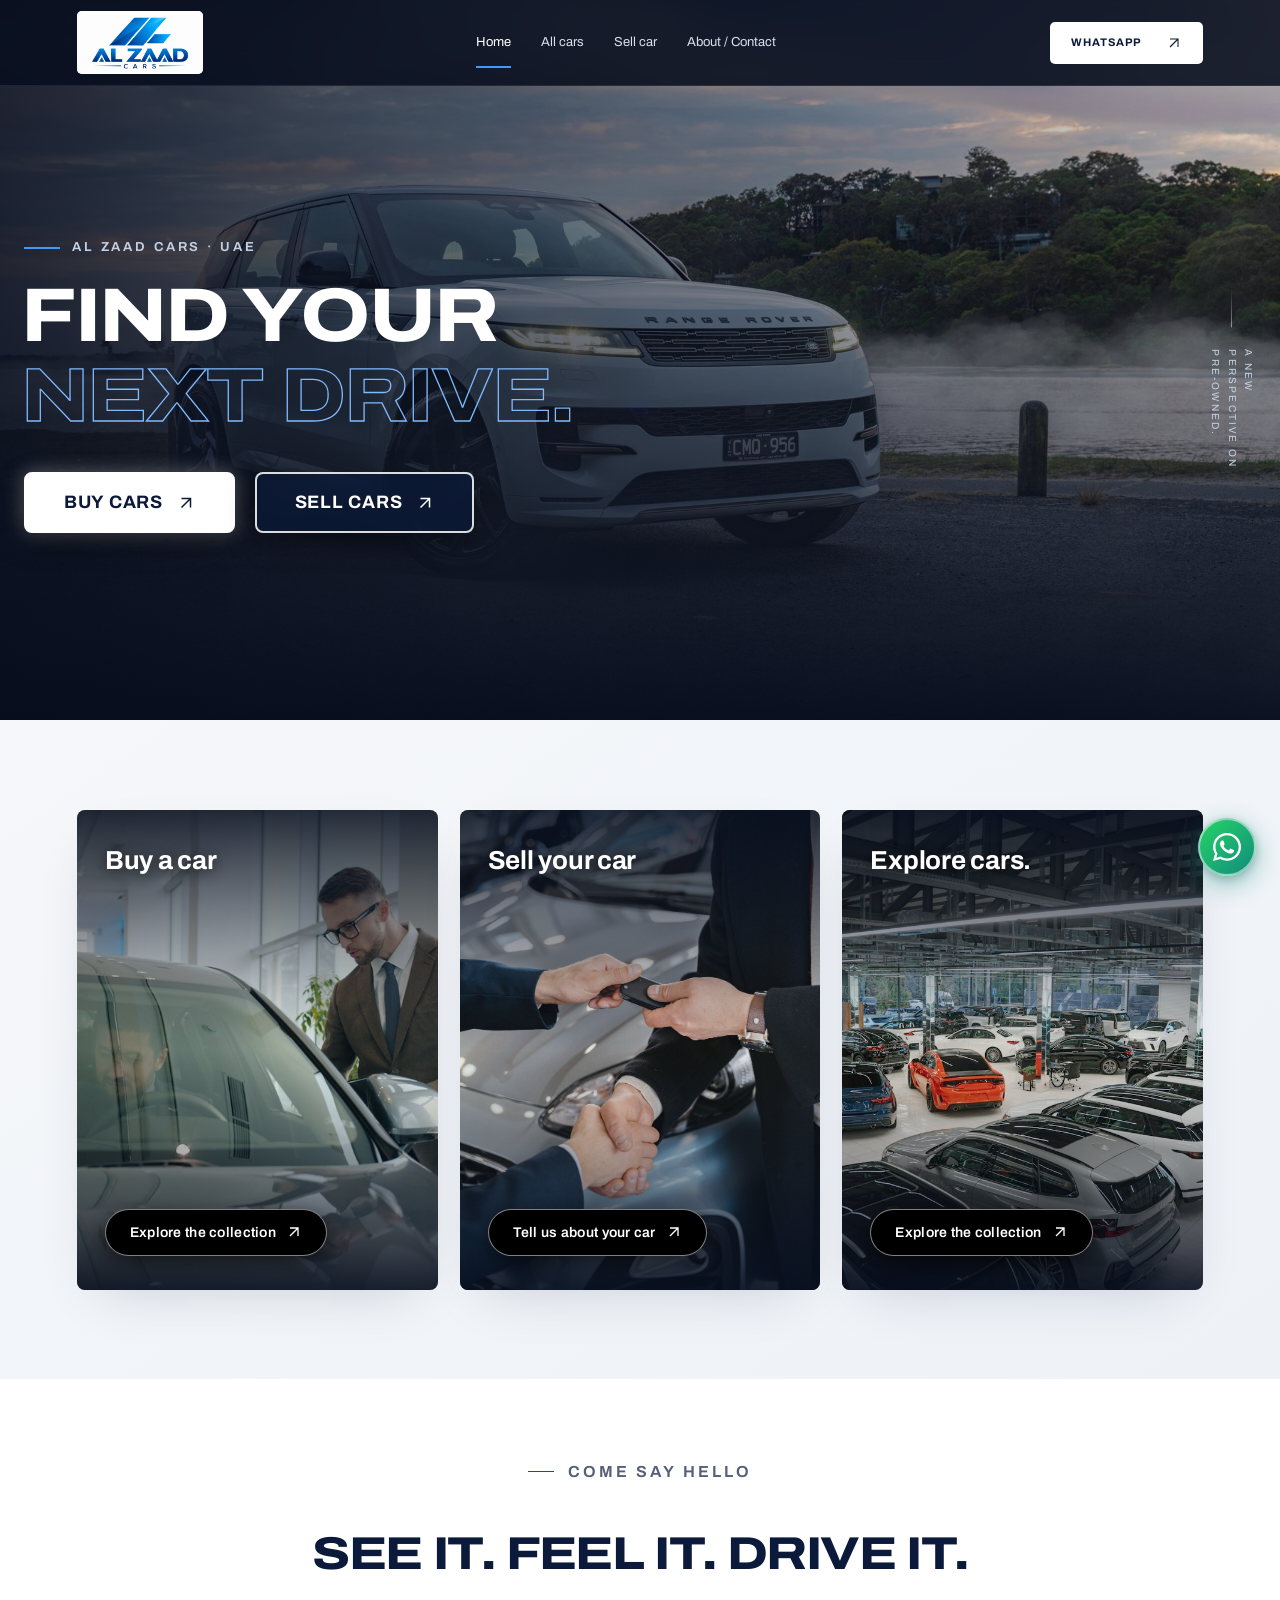
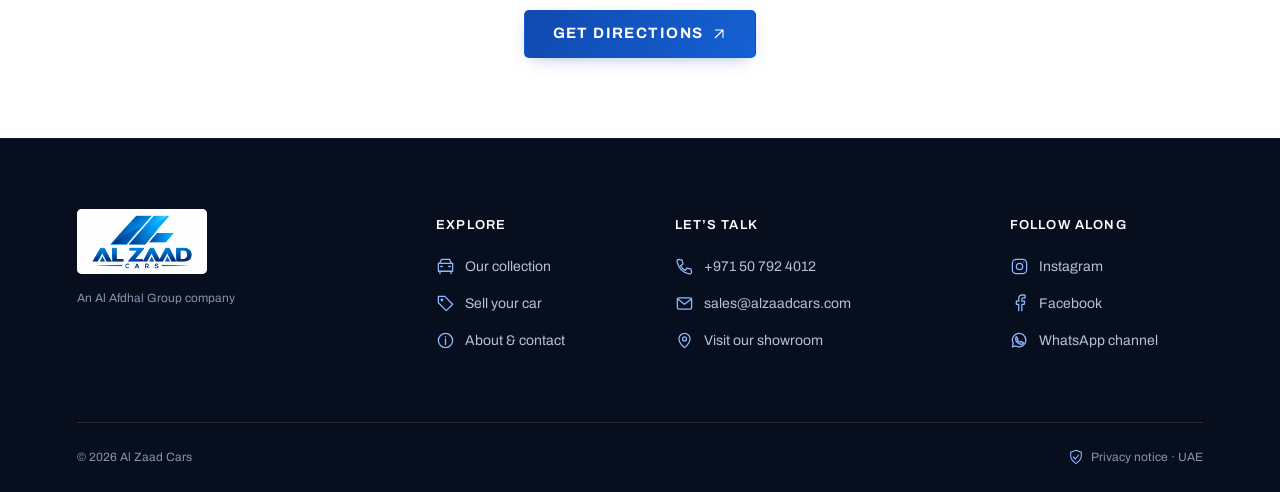
<file: index.html>
<!doctype html>
<html lang="en">

<head>
  <meta charset="utf-8" />
  <meta name="viewport" content="width=device-width, initial-scale=1" />
  <title>Find your next drive | Al Zaad Cars</title>
  <meta name="description"
    content="Explore pre-owned cars with Al Zaad Cars in UAE. Browse vehicles, sell or trade your car and speak directly with our team." />
  <meta name="theme-color" content="#0b1a3a" />
  <link rel="icon" type="image/x-icon" href="favicon.ico" />
  <link rel="icon" type="image/png" sizes="32x32" href="assets/images/favicon-32x32.png" />
  <link rel="icon" type="image/png" sizes="16x16" href="assets/images/favicon-16x16.png" />
  <link rel="icon" type="image/svg+xml" href="assets/images/favicon.svg" />
  <link rel="apple-touch-icon" sizes="180x180" href="assets/images/apple-touch-icon.png" />
  <link rel="manifest" href="site.webmanifest" />
  <link rel="stylesheet" href="assets/css/styles.css" />
  <link rel="stylesheet" href="assets/css/ui-upgrade.css?v=4" />
  <script defer src="assets/js/config.js"></script>
  <script defer src="assets/js/demo-data.js"></script>
  <script defer src="assets/js/app.js?v=3"></script>
  <script defer src="assets/js/ui-effects.js?v=2"></script>
</head>

<body data-page="home">
  <a class="skip" href="#main">Skip to content</a>
  <header class="header">
    <div class="wrap nav">
      <a class="brand" href="./" aria-label="Al Zaad Cars home"><img src="assets/images/logo.png" width="138"
          height="69" alt="Al Zaad Cars" /></a><button class="menu-toggle" aria-expanded="false"
        aria-controls="main-nav">
        Menu <span>☰</span>
      </button>
      <nav id="main-nav" aria-label="Main navigation">
        <a href="./" data-page="home">Home</a><a href="cars" data-page="cars">All cars</a><a
          href="sell" data-page="services">Sell car</a><a href="about-contact"
          data-page="contact">About / Contact</a>
      </nav>
      <a class="button nav-cta light" data-contact="whatsapp" href="https://wa.me/971507924012">WhatsApp
        <span><svg class="arrow-icon" width="16" height="16" viewBox="0 0 24 24" fill="none" stroke="currentColor"
            stroke-width="1.6" aria-hidden="true" focusable="false">
            <path d="M6 18L18 6M6 6h12v12" />
          </svg></span></a>
    </div>
  </header>
  <main id="main">
    <section class="hero">
      <img class="hero-image" src="assets/images/hero.jpg"
        alt="Range Rover by the waterfront at sunrise — representative photography" fetchpriority="high" width="1920"
        height="1280" />
      <div class="hero-shade"></div>
      <div class="wrap hero-inner">
        <span class="hero-caption" aria-hidden="true">A new perspective on pre-owned.</span>
        <p class="eyebrow">AL ZAAD CARS · UAE</p>
        <h1>Find your<br /><span>next drive.</span></h1>
        <div class="actions hero-actions">
          <a class="button hero-btn hero-btn-buy" href="cars">Buy cars
            <span><svg class="arrow-icon" width="18" height="18" viewBox="0 0 24 24" fill="none" stroke="currentColor"
                stroke-width="2" aria-hidden="true" focusable="false">
                <path d="M6 18L18 6M6 6h12v12" />
              </svg></span></a><a class="button hero-btn hero-btn-sell" href="sell">Sell cars
            <span><svg class="arrow-icon" width="18" height="18" viewBox="0 0 24 24" fill="none" stroke="currentColor"
                stroke-width="2" aria-hidden="true" focusable="false">
                <path d="M6 18L18 6M6 6h12v12" />
              </svg></span></a>
        </div>
      </div>
    </section>
    <section class="section services-section" id="services">
      <div class="wrap">
        <div class="service-grid">
          <a class="service-card" href="cars">
            <img loading="lazy" src="assets/images/service-buy.jpg"
              alt="Al Zaad Cars — Buy a car" />
            <div class="service-card-top">
              <h3>Buy a car</h3>
            </div>
            <div class="service-card-bottom">
              <span class="service-card-cta">
                Explore the collection
                <svg class="arrow-icon" width="16" height="16" viewBox="0 0 24 24" fill="none" stroke="currentColor"
                  stroke-width="2" aria-hidden="true" focusable="false">
                  <path d="M6 18L18 6M6 6h12v12" />
                </svg>
              </span>
            </div>
          </a>
          <a class="service-card" href="sell">
            <img loading="lazy" src="assets/images/service-sell.jpg"
              alt="Sell your car with Al Zaad Cars" />
            <div class="service-card-top">
              <h3>Sell your car</h3>
            </div>
            <div class="service-card-bottom">
              <span class="service-card-cta">
                Tell us about your car
                <svg class="arrow-icon" width="16" height="16" viewBox="0 0 24 24" fill="none" stroke="currentColor"
                  stroke-width="2" aria-hidden="true" focusable="false">
                  <path d="M6 18L18 6M6 6h12v12" />
                </svg>
              </span>
            </div>
          </a>
          <a class="service-card" href="cars">
            <img loading="lazy" src="assets/images/service-explore.jpg"
              alt="Explore cars in Al Zaad collection" />
            <div class="service-card-top">
              <h3>Explore cars.</h3>
            </div>
            <div class="service-card-bottom">
              <span class="service-card-cta">
                Explore the collection
                <svg class="arrow-icon" width="16" height="16" viewBox="0 0 24 24" fill="none" stroke="currentColor"
                  stroke-width="2" aria-hidden="true" focusable="false">
                  <path d="M6 18L18 6M6 6h12v12" />
                </svg>
              </span>
            </div>
          </a>
        </div>
      </div>
    </section>
    <section class="section wrap visit">
      <div class="visit-content">
        <p class="eyebrow blue">COME SAY HELLO</p>
        <h2>See it. Feel it. Drive it.</h2>
        <a class="button primary" data-contact="maps" href="https://maps.app.goo.gl/UCCkHAHCBX9JuDrG9" target="_blank"
          rel="noopener">Get directions
          <svg class="arrow-icon" width="16" height="16" viewBox="0 0 24 24" fill="none" stroke="currentColor"
            stroke-width="1.6" aria-hidden="true" focusable="false">
            <path d="M6 18L18 6M6 6h12v12" />
          </svg></a>
      </div>
    </section>
  </main>
  <footer class="footer">
    <div class="wrap footer-grid">
      <div>
        <a class="brand" href="./"><img src="assets/images/logo.png" width="156" height="78"
            alt="Al Zaad Cars" /></a>
        <small>An Al Afdhal Group company</small>
      </div>
      <div>
        <h3>Explore</h3>
        <a href="cars" class="footer-link"><svg class="footer-icon" width="19" height="19" viewBox="0 0 24 24"
            fill="none" stroke="currentColor" stroke-width="1.6" stroke-linecap="round" stroke-linejoin="round"
            aria-hidden="true" focusable="false">
            <path d="m5 7 2-4h10l2 4M3 8h18v10H3zM5 18v3m14-3v3M6 12h2m8 0h2" />
          </svg><span class="footer-link-text">Our collection</span></a><a href="sell"
          class="footer-link"><svg class="footer-icon" width="19" height="19" viewBox="0 0 24 24" fill="none"
            stroke="currentColor" stroke-width="1.6" stroke-linecap="round" stroke-linejoin="round" aria-hidden="true"
            focusable="false">
            <path d="M3 3h8l10 10-8 8L3 11z" />
            <circle cx="7.5" cy="7.5" r="1" />
          </svg><span class="footer-link-text">Sell your car</span></a><a href="about-contact"
          class="footer-link"><svg class="footer-icon" width="19" height="19" viewBox="0 0 24 24" fill="none"
            stroke="currentColor" stroke-width="1.6" stroke-linecap="round" stroke-linejoin="round" aria-hidden="true"
            focusable="false">
            <circle cx="12" cy="12" r="9" />
            <path d="M12 10v7m0-10v.5" />
          </svg><span class="footer-link-text">About &amp; contact</span></a>
      </div>
      <div>
        <h3>Let’s talk</h3>
        <a data-contact="phone" href="tel:+971507924012" class="footer-link"><svg class="footer-icon" width="19"
            height="19" viewBox="0 0 24 24" fill="none" stroke="currentColor" stroke-width="1.6" stroke-linecap="round"
            stroke-linejoin="round" aria-hidden="true" focusable="false">
            <path d="m5 3 4 1 1 5-3 2a15 15 0 0 0 6 6l2-3 5 1 1 4c0 2-2 3-4 2C9 19 5 15 3 7 2 5 3 3 5 3Z" />
          </svg><span class="footer-link-text">+971 50 792 4012</span></a><a data-contact="email"
          href="mailto:sales@alzaadcars.com" class="footer-link"><svg class="footer-icon" width="19" height="19"
            viewBox="0 0 24 24" fill="none" stroke="currentColor" stroke-width="1.6" stroke-linecap="round"
            stroke-linejoin="round" aria-hidden="true" focusable="false">
            <rect x="3" y="5" width="18" height="14" rx="2" />
            <path d="m3 6 9 7 9-7" />
          </svg><span class="footer-link-text">sales@alzaadcars.com</span></a><a data-contact="maps"
          href="https://maps.app.goo.gl/UCCkHAHCBX9JuDrG9" target="_blank" rel="noopener" class="footer-link"><svg
            class="footer-icon" width="19" height="19" viewBox="0 0 24 24" fill="none" stroke="currentColor"
            stroke-width="1.6" stroke-linecap="round" stroke-linejoin="round" aria-hidden="true" focusable="false">
            <path d="M19 10c0 5-7 11-7 11S5 15 5 10a7 7 0 1 1 14 0Z" />
            <circle cx="12" cy="10" r="2.5" />
          </svg><span class="footer-link-text">Visit our showroom</span></a>
      </div>
      <div>
        <h3>Follow along</h3>
        <a data-contact="instagram" href="https://www.instagram.com/alzaadcars.ae" target="_blank" rel="noopener"
          class="footer-link"><svg class="footer-icon" width="19" height="19" viewBox="0 0 24 24" fill="none"
            stroke="currentColor" stroke-width="1.6" stroke-linecap="round" stroke-linejoin="round" aria-hidden="true"
            focusable="false">
            <rect x="3" y="3" width="18" height="18" rx="5" />
            <circle cx="12" cy="12" r="4" />
            <circle cx="17.5" cy="6.5" r=".7" fill="currentColor" stroke="none" />
          </svg><span class="footer-link-text">Instagram</span></a><a data-contact="facebook"
          href="https://www.facebook.com/share/19id28i2YX/" target="_blank" rel="noopener" class="footer-link"><svg
            class="footer-icon" width="19" height="19" viewBox="0 0 24 24" fill="none" stroke="currentColor"
            stroke-width="1.6" stroke-linecap="round" stroke-linejoin="round" aria-hidden="true" focusable="false">
            <path d="M15 21v-8h3l.5-4H15V6.5c0-1 .5-1.5 1.5-1.5H19V1.5L16 1c-3.5 0-5 2-5 5v3H8v4h3v8" />
          </svg><span class="footer-link-text">Facebook</span></a><a data-contact="channel"
          href="https://whatsapp.com/channel/0029VbBZE9gIiRozAe9hMp42" target="_blank" rel="noopener"
          class="footer-link"><svg class="footer-icon" width="19" height="19" viewBox="0 0 24 24" fill="none"
            stroke="currentColor" stroke-width="1.6" stroke-linecap="round" stroke-linejoin="round" aria-hidden="true"
            focusable="false">
            <path d="M20 11.5a8.5 8.5 0 0 1-12.6 7.4L3 20l1.1-4.4A8.5 8.5 0 1 1 20 11.5Z" />
            <path d="m8 7 2 3-1 1c1 2 2 3 4 3l1-1 3 2c-2 4-10 0-10-5Z" />
          </svg><span class="footer-link-text">WhatsApp channel</span></a>
      </div>
    </div>
    <div class="wrap footer-bottom">
      <span>© <span data-year>2026</span> Al Zaad Cars</span><span><a href="privacy" class="footer-link"><svg
            class="footer-icon" width="19" height="19" viewBox="0 0 24 24" fill="none" stroke="currentColor"
            stroke-width="1.6" stroke-linecap="round" stroke-linejoin="round" aria-hidden="true" focusable="false">
            <path d="m12 2 8 3v6c0 5-8 11-8 11S4 16 4 11V5Z" />
            <path d="m8 12 3 3 5-6" />
          </svg><span class="footer-link-text">Privacy notice</span></a>
        · UAE</span>
    </div>
  </footer>
  <a class="chat-float" data-contact="whatsapp" href="https://wa.me/971507924012"
    aria-label="WhatsApp Al Zaad Cars" target="_blank" rel="noopener noreferrer"><svg class="whatsapp-icon" width="34" height="34" viewBox="0 0 448 512" fill="currentColor" aria-hidden="true" focusable="false"><path d="M380.9 97.1C339 55.1 283.2 32 223.9 32c-122.4 0-222 99.6-222 222 0 39.1 10.2 77.3 29.6 111L0 480l117.7-30.9c32.4 17.7 68.9 27 106.1 27h.1c122.3 0 224.1-99.6 224.1-222 0-59.3-25.2-115-67.1-157zm-157 341.6c-33.2 0-65.7-8.9-94-25.7l-6.7-4-69.8 18.3L72 359.2l-4.4-7c-18.5-29.4-28.2-63.3-28.2-98.2 0-101.7 82.8-184.5 184.6-184.5 49.3 0 95.6 19.2 130.4 54.1 34.8 34.9 56.2 81.2 56.1 130.5 0 101.8-84.9 184.6-186.6 184.6zm101.2-138.2c-5.5-2.8-32.8-16.2-37.9-18-5.1-1.9-8.8-2.8-12.5 2.8-3.7 5.6-14.3 18-17.6 21.8-3.2 3.7-6.5 4.2-12 1.4-32.6-16.3-54-29.1-75.5-66-5.7-9.8 5.7-9.1 16.3-30.3 1.8-3.7.9-6.9-.5-9.7-1.4-2.8-12.5-30.1-17.1-41.2-4.5-10.8-9.1-9.3-12.5-9.5-3.2-.2-6.9-.2-10.6-.2-3.7 0-9.7 1.4-14.8 6.9-5.1 5.6-19.4 19-19.4 46.3 0 27.3 19.9 53.7 22.6 57.4 2.8 3.7 39.1 59.7 94.8 83.8 35.2 15.2 49 16.5 66.6 13.9 10.7-1.6 32.8-13.4 37.4-26.4 4.6-13 4.6-24.1 3.2-26.4-1.3-2.5-5-3.9-10.5-6.6z"/></svg></a><noscript>
    <div class="noscript">
      Enable JavaScript to load the car catalogue. Call
      <a href="tel:+971507924012">+971 50 792 4012</a> for assistance.
    </div>
  </noscript>
</body>

</html>
</file>
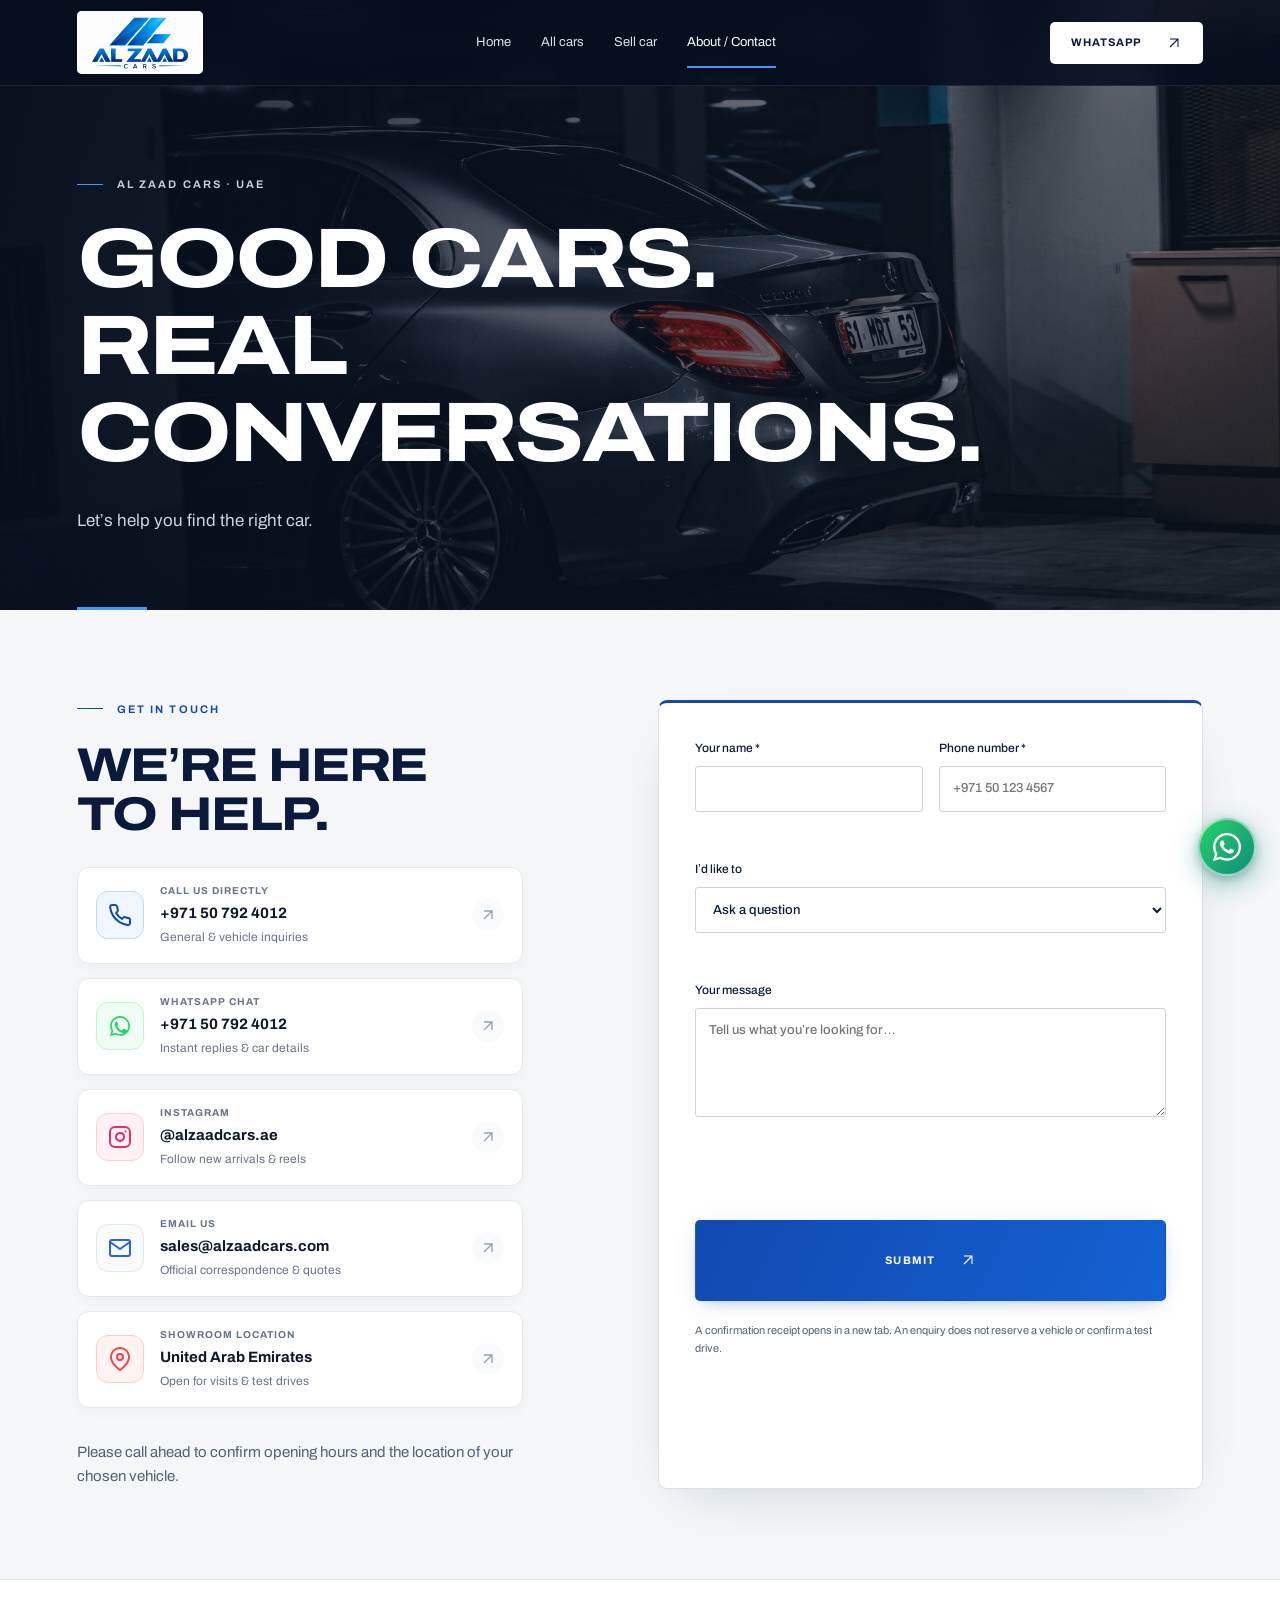
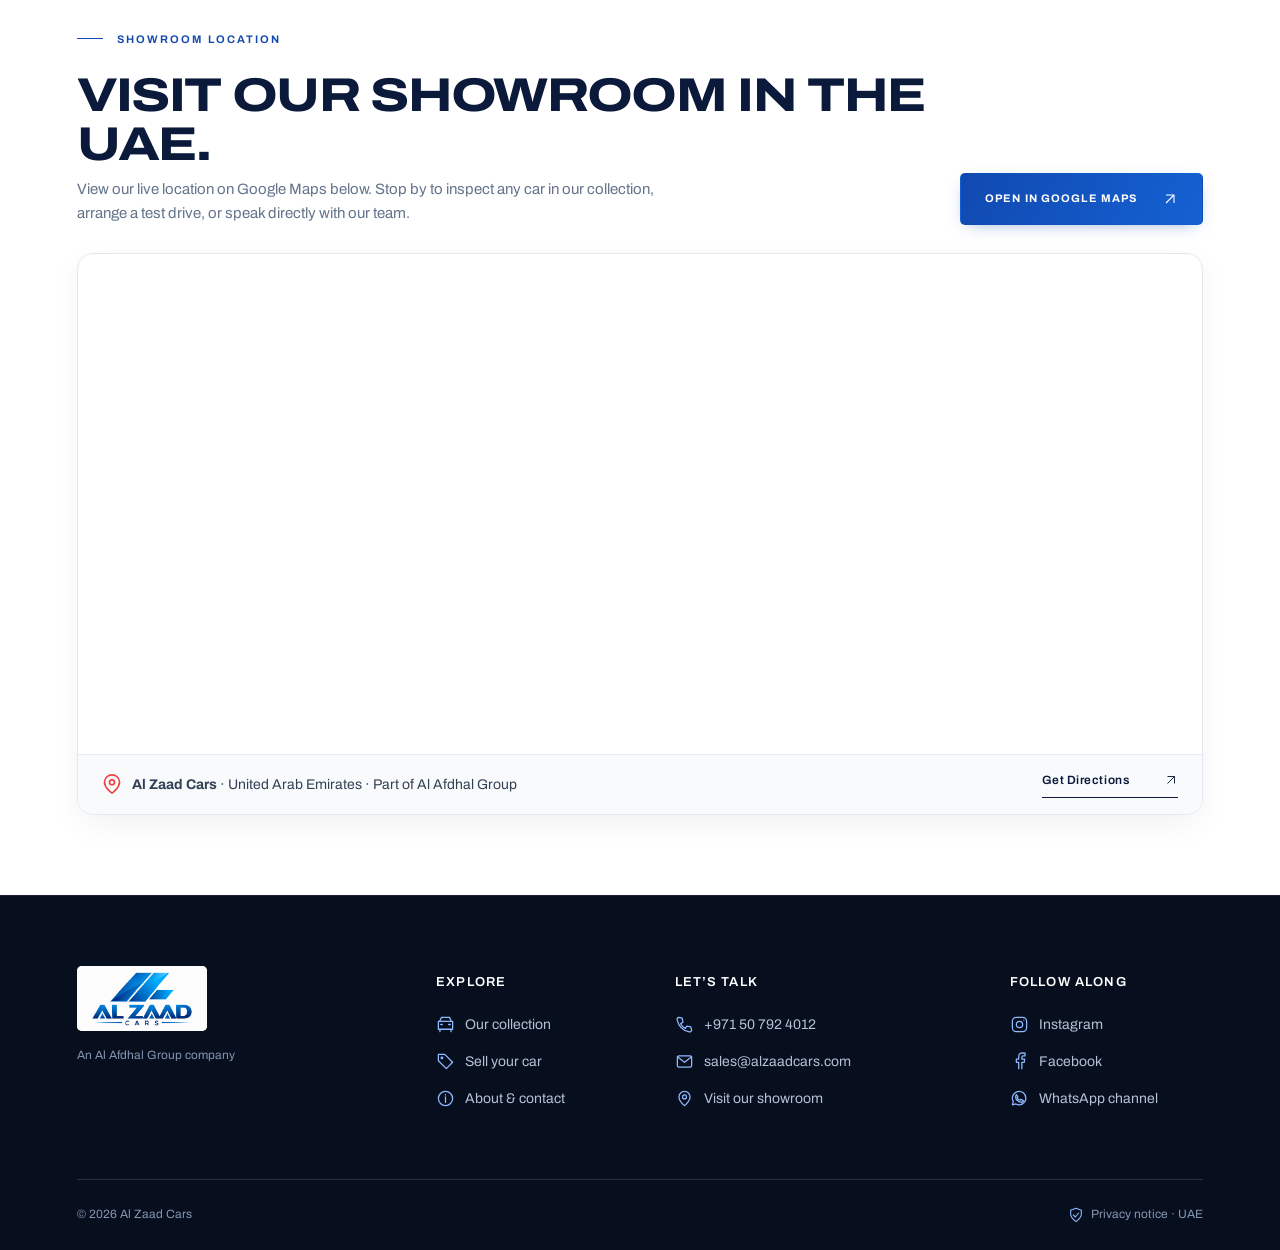
<file: about-contact.html>
<!doctype html>
<html lang="en">
  <head>
    <meta charset="utf-8" />
    <meta name="viewport" content="width=device-width, initial-scale=1" />
    <title>About & contact | Al Zaad Cars</title>
    <meta
      name="description"
      content="Explore pre-owned cars with Al Zaad Cars in UAE. Browse vehicles, sell or trade your car and speak directly with our team."
    />
    <meta name="theme-color" content="#0b1a3a" />
    <link rel="icon" type="image/x-icon" href="favicon.ico" />
    <link rel="icon" type="image/png" sizes="32x32" href="assets/images/favicon-32x32.png" />
    <link rel="icon" type="image/png" sizes="16x16" href="assets/images/favicon-16x16.png" />
    <link rel="icon" type="image/svg+xml" href="assets/images/favicon.svg" />
    <link rel="apple-touch-icon" sizes="180x180" href="assets/images/apple-touch-icon.png" />
    <link rel="manifest" href="site.webmanifest" />
    <link rel="stylesheet" href="assets/css/styles.css" />
    <link rel="stylesheet" href="assets/css/ui-upgrade.css?v=3" />
    <script defer src="assets/js/config.js"></script>
    <script defer src="assets/js/demo-data.js"></script>
    <script defer src="assets/js/app.js?v=3"></script>
    <script defer src="assets/js/ui-effects.js?v=2"></script>
  </head>
  <body data-page="contact">
    <a class="skip" href="#main">Skip to content</a>
    <header class="header">
      <div class="wrap nav">
        <a class="brand" href="./" aria-label="Al Zaad Cars home"
          ><img
            src="assets/images/logo.png"
            width="138"
            height="69"
            alt="Al Zaad Cars" /></a
        ><button
          class="menu-toggle"
          aria-expanded="false"
          aria-controls="main-nav"
        >
          Menu <span>☰</span>
        </button>
        <nav id="main-nav" aria-label="Main navigation">
          <a href="./" data-page="home">Home</a
          ><a href="cars" data-page="cars">All cars</a
          ><a href="sell" data-page="services"
            >Sell car</a
          ><a href="about-contact" data-page="contact">About / Contact</a>
        </nav>
        <a
          class="button nav-cta light"
          data-contact="whatsapp"
          href="https://wa.me/971507924012"
          >WhatsApp
          <span
            ><svg
              class="arrow-icon"
              width="16"
              height="16"
              viewBox="0 0 24 24"
              fill="none"
              stroke="currentColor"
              stroke-width="1.6"
              aria-hidden="true"
              focusable="false"
            >
              <path d="M6 18L18 6M6 6h12v12" /></svg></span
        ></a>
      </div>
    </header>
    <main id="main">
      <section
        class="subhero"
        style="--hero: url(&quot;../images/services.jpg&quot;)"
      >
        <div class="wrap">
          <p class="eyebrow">AL ZAAD CARS · UAE</p>
          <h1>Good cars.<br />Real conversations.</h1>
          <p class="hero-copy">Let’s help you find the right car.</p>
        </div>
      </section>
      <section class="section pale" id="contact">
        <div class="wrap enquiry-layout">
          <div>
            <p class="eyebrow blue">GET IN TOUCH</p>
            <h2>We’re here<br />to help.</h2>
            <div class="contact-cards-list">
              <a class="contact-card-item" data-contact="phone" href="tel:+971507924012">
                <div class="contact-icon-badge badge-phone" aria-hidden="true">
                  <svg width="24" height="24" viewBox="0 0 24 24" fill="none" stroke="currentColor" stroke-width="2" stroke-linecap="round" stroke-linejoin="round">
                    <path d="M22 16.92v3a2 2 0 0 1-2.18 2 19.79 19.79 0 0 1-8.63-3.07 19.5 19.5 0 0 1-6-6 19.79 19.79 0 0 1-3.07-8.67A2 2 0 0 1 4.11 2h3a2 2 0 0 1 2 1.72 12.84 12.84 0 0 0 .7 2.81 2 2 0 0 1-.45 2.11L8.09 9.91a16 16 0 0 0 6 6l1.27-1.27a2 2 0 0 1 2.11-.45 12.84 12.84 0 0 0 2.81.7A2 2 0 0 1 22 16.92z"/>
                  </svg>
                </div>
                <div class="contact-card-info">
                  <span class="contact-card-label">CALL US DIRECTLY</span>
                  <strong class="contact-card-value">+971 50 792 4012</strong>
                  <span class="contact-card-hint">General &amp; vehicle inquiries</span>
                </div>
                <div class="contact-card-arrow" aria-hidden="true">
                  <svg class="arrow-icon" width="16" height="16" viewBox="0 0 24 24" fill="none" stroke="currentColor" stroke-width="2">
                    <path d="M6 18L18 6M6 6h12v12" />
                  </svg>
                </div>
              </a>

              <a class="contact-card-item" data-contact="whatsapp" href="https://wa.me/971507924012" target="_blank" rel="noopener noreferrer">
                <div class="contact-icon-badge badge-whatsapp" aria-hidden="true">
                  <svg width="24" height="24" viewBox="0 0 24 24" fill="currentColor">
                    <path d="M12.04 2c-5.46 0-9.91 4.45-9.91 9.91 0 1.75.46 3.45 1.32 4.95L2.05 22l5.25-1.38c1.45.79 3.08 1.21 4.74 1.21 5.46 0 9.91-4.45 9.91-9.91 0-2.65-1.03-5.14-2.9-7.01A9.816 9.816 0 0 0 12.04 2m.01 1.67c2.2 0 4.26.86 5.82 2.42a8.225 8.225 0 0 1 2.41 5.83c0 4.54-3.7 8.24-8.24 8.24-1.48 0-2.93-.39-4.19-1.15l-.3-.18-3.12.82.83-3.04-.2-.31a8.188 8.188 0 0 1-1.26-4.38c0-4.54 3.7-8.24 8.24-8.24m-3.53 4.29c-.19 0-.52.07-.79.37-.27.3-1.04 1.02-1.04 2.48s1.07 2.87 1.21 3.07c.15.2 2.06 3.29 5.08 4.49.72.29 1.28.46 1.72.6.72.23 1.38.2 1.9.12.58-.09 1.79-.73 2.04-1.44.26-.71.26-1.32.18-1.44-.08-.13-.29-.2-.61-.36-.32-.16-1.89-.93-2.18-1.04-.3-.1-.51-.16-.73.16-.22.33-.84 1.04-1.03 1.26-.19.21-.38.24-.7.08-.32-.16-1.34-.49-2.55-1.57-.94-.84-1.58-1.88-1.77-2.2-.19-.32-.02-.5.14-.66.15-.14.32-.37.49-.56.16-.18.22-.31.33-.51.11-.21.05-.39-.03-.55-.08-.16-.73-1.75-1-2.4-.26-.64-.53-.55-.73-.56h-.62z"/>
                  </svg>
                </div>
                <div class="contact-card-info">
                  <span class="contact-card-label">WHATSAPP CHAT</span>
                  <strong class="contact-card-value">+971 50 792 4012</strong>
                  <span class="contact-card-hint">Instant replies &amp; car details</span>
                </div>
                <div class="contact-card-arrow" aria-hidden="true">
                  <svg class="arrow-icon" width="16" height="16" viewBox="0 0 24 24" fill="none" stroke="currentColor" stroke-width="2">
                    <path d="M6 18L18 6M6 6h12v12" />
                  </svg>
                </div>
              </a>

              <a class="contact-card-item" data-contact="instagram" href="https://www.instagram.com/alzaadcars.ae" target="_blank" rel="noopener noreferrer">
                <div class="contact-icon-badge badge-instagram" aria-hidden="true">
                  <svg width="24" height="24" viewBox="0 0 24 24" fill="none" stroke="currentColor" stroke-width="2" stroke-linecap="round" stroke-linejoin="round">
                    <rect x="2" y="2" width="20" height="20" rx="5" ry="5"/>
                    <path d="M16 11.37A4 4 0 1 1 12.63 8 4 4 0 0 1 16 11.37z"/>
                    <line x1="17.5" y1="6.5" x2="17.51" y2="6.5"/>
                  </svg>
                </div>
                <div class="contact-card-info">
                  <span class="contact-card-label">INSTAGRAM</span>
                  <strong class="contact-card-value">@alzaadcars.ae</strong>
                  <span class="contact-card-hint">Follow new arrivals &amp; reels</span>
                </div>
                <div class="contact-card-arrow" aria-hidden="true">
                  <svg class="arrow-icon" width="16" height="16" viewBox="0 0 24 24" fill="none" stroke="currentColor" stroke-width="2">
                    <path d="M6 18L18 6M6 6h12v12" />
                  </svg>
                </div>
              </a>

              <a class="contact-card-item" data-contact="email" href="mailto:sales@alzaadcars.com">
                <div class="contact-icon-badge badge-email" aria-hidden="true">
                  <svg width="24" height="24" viewBox="0 0 24 24" fill="none" stroke="currentColor" stroke-width="2" stroke-linecap="round" stroke-linejoin="round">
                    <path d="M4 4h16c1.1 0 2 .9 2 2v12c0 1.1-.9 2-2 2H4c-1.1 0-2-.9-2-2V6c0-1.1.9-2 2-2z"/>
                    <polyline points="22,6 12,13 2,6"/>
                  </svg>
                </div>
                <div class="contact-card-info">
                  <span class="contact-card-label">EMAIL US</span>
                  <strong class="contact-card-value">sales@alzaadcars.com</strong>
                  <span class="contact-card-hint">Official correspondence &amp; quotes</span>
                </div>
                <div class="contact-card-arrow" aria-hidden="true">
                  <svg class="arrow-icon" width="16" height="16" viewBox="0 0 24 24" fill="none" stroke="currentColor" stroke-width="2">
                    <path d="M6 18L18 6M6 6h12v12" />
                  </svg>
                </div>
              </a>

              <a class="contact-card-item" data-contact="maps" href="https://maps.app.goo.gl/UCCkHAHCBX9JuDrG9" target="_blank" rel="noopener noreferrer">
                <div class="contact-icon-badge badge-maps" aria-hidden="true">
                  <svg width="24" height="24" viewBox="0 0 24 24" fill="none" stroke="currentColor" stroke-width="2" stroke-linecap="round" stroke-linejoin="round">
                    <path d="M21 10c0 7-9 13-9 13s-9-6-9-13a9 9 0 0 1 18 0z"/>
                    <circle cx="12" cy="10" r="3"/>
                  </svg>
                </div>
                <div class="contact-card-info">
                  <span class="contact-card-label">SHOWROOM LOCATION</span>
                  <strong class="contact-card-value">United Arab Emirates</strong>
                  <span class="contact-card-hint">Open for visits &amp; test drives</span>
                </div>
                <div class="contact-card-arrow" aria-hidden="true">
                  <svg class="arrow-icon" width="16" height="16" viewBox="0 0 24 24" fill="none" stroke="currentColor" stroke-width="2">
                    <path d="M6 18L18 6M6 6h12v12" />
                  </svg>
                </div>
              </a>
            </div>
            <p>
              Please call ahead to confirm opening hours and the location of
              your chosen vehicle.
            </p>
          </div>
          <form
            class="enquiry-form"
            method="post"
            target="_blank"
            rel="noopener"
            action=""
            data-enquiry
          >
            <div class="form-note">
              Online enquiries are being prepared. Please call or WhatsApp our
              team.
            </div>
            <input type="hidden" name="requestId" /><input
              type="hidden"
              name="startedAt"
            />
            <div class="honey" aria-hidden="true">
              <label
                >Leave this field empty<input
                  name="website"
                  tabindex="-1"
                  autocomplete="off"
              /></label>
            </div>
            <div class="form-pair">
              <label
                >Your name *<input
                  required
                  name="name"
                  maxlength="100"
                  autocomplete="name" /></label
              ><label
                >Phone number *<input
                  required
                  type="tel"
                  name="phone"
                  maxlength="25"
                  autocomplete="tel"
                  placeholder="+971 50 123 4567"
                  pattern="[+0-9() .-]{7,25}"
              /></label>
            </div>
            <label
              >I’d like to<select name="type">
                <option selected value="General">Ask a question</option>
                <option value="Buy">Buy a car</option>
                <option value="Sell">Sell my car</option>
                <option value="Trade">Trade my car</option>
                <option value="Test drive">
                  Arrange a viewing / test drive
                </option>
              </select></label
            >
            <div class="vehicle-fields" hidden>
              <div class="form-pair">
                <label
                  >Your car make *<input
                    name="vehicleMake"
                    maxlength="60" /></label
                ><label
                  >Your car model *<input name="vehicleModel" maxlength="100"
                /></label>
              </div>
              <div class="form-pair">
                <label
                  >Year *<input
                    name="vehicleYear"
                    type="number"
                    min="1950"
                    max="2100" /></label
                ><label
                  >Mileage (km) *<input
                    name="vehicleMileage"
                    type="number"
                    min="0"
                    max="2000000"
                /></label>
              </div>
              <label
                >Expected price (AED) *<input
                  required
                  name="expectedPrice"
                  type="number"
                  min="0"
                  max="100000000" /></label
              >
            </div>
            <label
              >Your message<textarea
                name="message"
                rows="4"
                maxlength="2000"
                placeholder="Tell us what you’re looking for…"
              ></textarea></label
            >
            <input type="hidden" name="consent" value="yes" />
            <div class="captcha-slot"></div>
            <button type="submit" class="button primary" disabled>
              Submit
              <span
                ><svg
                  class="arrow-icon"
                  width="16"
                  height="16"
                  viewBox="0 0 24 24"
                  fill="none"
                  stroke="currentColor"
                  stroke-width="1.6"
                  aria-hidden="true"
                  focusable="false"
                >
                  <path d="M6 18L18 6M6 6h12v12" /></svg
              ></span>
            </button>
            <p class="field-help">
              A confirmation receipt opens in a new tab. An enquiry does not
              reserve a vehicle or confirm a test drive.
            </p>
            <p class="form-status" role="status" aria-live="polite"></p>
          </form>
        </div>
      </section>
      <section class="section map-section" id="showroom-map">
        <div class="wrap">
          <div class="map-section-header">
            <div>
              <p class="eyebrow blue">SHOWROOM LOCATION</p>
              <h2>Visit our showroom in the UAE.</h2>
              <p class="map-subcopy">
                View our live location on Google Maps below. Stop by to inspect any car in our collection, arrange a test drive, or speak directly with our team.
              </p>
            </div>
            <div class="map-header-actions">
              <a class="button primary" data-contact="maps" href="https://maps.app.goo.gl/UCCkHAHCBX9JuDrG9" target="_blank" rel="noopener noreferrer">
                Open in Google Maps
                <svg class="arrow-icon" width="16" height="16" viewBox="0 0 24 24" fill="none" stroke="currentColor" stroke-width="1.6" aria-hidden="true" focusable="false">
                  <path d="M6 18L18 6M6 6h12v12" />
                </svg>
              </a>
            </div>
          </div>
          <div class="full-map-card">
            <iframe
              title="Al Zaad Cars Showroom Map"
              src="https://maps.google.com/maps?q=Al%20Zaad%20Cars%2C%20Ajman%2C%20United%20Arab%20Emirates&amp;t=&amp;z=15&amp;ie=UTF8&amp;iwloc=&amp;output=embed"
              width="100%"
              height="500"
              style="border:0;"
              allowfullscreen=""
              loading="lazy"
              referrerpolicy="no-referrer-when-downgrade">
            </iframe>
            <div class="map-card-bar">
              <div class="map-card-info">
                <svg width="20" height="20" viewBox="0 0 24 24" fill="none" stroke="currentColor" stroke-width="2" stroke-linecap="round" stroke-linejoin="round" aria-hidden="true">
                  <path d="M21 10c0 7-9 13-9 13s-9-6-9-13a9 9 0 0 1 18 0z"/>
                  <circle cx="12" cy="10" r="3"/>
                </svg>
                <span><strong>Al Zaad Cars</strong> · United Arab Emirates · Part of Al Afdhal Group</span>
              </div>
              <a class="text-link" data-contact="maps" href="https://maps.app.goo.gl/UCCkHAHCBX9JuDrG9" target="_blank" rel="noopener noreferrer">
                Get Directions
                <svg class="arrow-icon" width="14" height="14" viewBox="0 0 24 24" fill="none" stroke="currentColor" stroke-width="1.6" aria-hidden="true">
                  <path d="M6 18L18 6M6 6h12v12" />
                </svg>
              </a>
            </div>
          </div>
        </div>
      </section>
    </main>
    <footer class="footer">
      <div class="wrap footer-grid">
        <div>
          <a class="brand" href="./"
            ><img
              src="assets/images/logo.png"
              width="156"
              height="78"
              alt="Al Zaad Cars"
          /></a>
          <small>An Al Afdhal Group company</small>
        </div>
        <div>
          <h3>Explore</h3>
          <a href="cars" class="footer-link"
            ><svg
              class="footer-icon"
              width="19"
              height="19"
              viewBox="0 0 24 24"
              fill="none"
              stroke="currentColor"
              stroke-width="1.6"
              stroke-linecap="round"
              stroke-linejoin="round"
              aria-hidden="true"
              focusable="false"
            >
              <path
                d="m5 7 2-4h10l2 4M3 8h18v10H3zM5 18v3m14-3v3M6 12h2m8 0h2"
              /></svg
            ><span class="footer-link-text">Our collection</span></a
          ><a href="sell" class="footer-link"
            ><svg
              class="footer-icon"
              width="19"
              height="19"
              viewBox="0 0 24 24"
              fill="none"
              stroke="currentColor"
              stroke-width="1.6"
              stroke-linecap="round"
              stroke-linejoin="round"
              aria-hidden="true"
              focusable="false"
            >
              <path d="M3 3h8l10 10-8 8L3 11z" />
              <circle cx="7.5" cy="7.5" r="1" /></svg
            ><span class="footer-link-text">Sell your car</span></a
          ><a href="about-contact" class="footer-link"
            ><svg
              class="footer-icon"
              width="19"
              height="19"
              viewBox="0 0 24 24"
              fill="none"
              stroke="currentColor"
              stroke-width="1.6"
              stroke-linecap="round"
              stroke-linejoin="round"
              aria-hidden="true"
              focusable="false"
            >
              <circle cx="12" cy="12" r="9" />
              <path d="M12 10v7m0-10v.5" /></svg
            ><span class="footer-link-text">About &amp; contact</span></a
          >
        </div>
        <div>
          <h3>Let’s talk</h3>
          <a data-contact="phone" href="tel:+971507924012" class="footer-link"
            ><svg
              class="footer-icon"
              width="19"
              height="19"
              viewBox="0 0 24 24"
              fill="none"
              stroke="currentColor"
              stroke-width="1.6"
              stroke-linecap="round"
              stroke-linejoin="round"
              aria-hidden="true"
              focusable="false"
            >
              <path
                d="m5 3 4 1 1 5-3 2a15 15 0 0 0 6 6l2-3 5 1 1 4c0 2-2 3-4 2C9 19 5 15 3 7 2 5 3 3 5 3Z"
              /></svg
            ><span class="footer-link-text">+971 50 792 4012</span></a
          ><a
            data-contact="email"
            href="mailto:sales@alzaadcars.com"
            class="footer-link"
            ><svg
              class="footer-icon"
              width="19"
              height="19"
              viewBox="0 0 24 24"
              fill="none"
              stroke="currentColor"
              stroke-width="1.6"
              stroke-linecap="round"
              stroke-linejoin="round"
              aria-hidden="true"
              focusable="false"
            >
              <rect x="3" y="5" width="18" height="14" rx="2" />
              <path d="m3 6 9 7 9-7" /></svg
            ><span class="footer-link-text">sales@alzaadcars.com</span></a
          ><a
            data-contact="maps"
            href="https://maps.app.goo.gl/UCCkHAHCBX9JuDrG9"
            target="_blank"
            rel="noopener"
            class="footer-link"
            ><svg
              class="footer-icon"
              width="19"
              height="19"
              viewBox="0 0 24 24"
              fill="none"
              stroke="currentColor"
              stroke-width="1.6"
              stroke-linecap="round"
              stroke-linejoin="round"
              aria-hidden="true"
              focusable="false"
            >
              <path d="M19 10c0 5-7 11-7 11S5 15 5 10a7 7 0 1 1 14 0Z" />
              <circle cx="12" cy="10" r="2.5" /></svg
            ><span class="footer-link-text">Visit our showroom</span></a
          >
        </div>
        <div>
          <h3>Follow along</h3>
          <a
            data-contact="instagram"
            href="https://www.instagram.com/alzaadcars.ae"
            target="_blank"
            rel="noopener"
            class="footer-link"
            ><svg
              class="footer-icon"
              width="19"
              height="19"
              viewBox="0 0 24 24"
              fill="none"
              stroke="currentColor"
              stroke-width="1.6"
              stroke-linecap="round"
              stroke-linejoin="round"
              aria-hidden="true"
              focusable="false"
            >
              <rect x="3" y="3" width="18" height="18" rx="5" />
              <circle cx="12" cy="12" r="4" />
              <circle
                cx="17.5"
                cy="6.5"
                r=".7"
                fill="currentColor"
                stroke="none"
              /></svg
            ><span class="footer-link-text">Instagram</span></a
          ><a
            data-contact="facebook"
            href="https://www.facebook.com/share/19id28i2YX/"
            target="_blank"
            rel="noopener"
            class="footer-link"
            ><svg
              class="footer-icon"
              width="19"
              height="19"
              viewBox="0 0 24 24"
              fill="none"
              stroke="currentColor"
              stroke-width="1.6"
              stroke-linecap="round"
              stroke-linejoin="round"
              aria-hidden="true"
              focusable="false"
            >
              <path
                d="M15 21v-8h3l.5-4H15V6.5c0-1 .5-1.5 1.5-1.5H19V1.5L16 1c-3.5 0-5 2-5 5v3H8v4h3v8"
              /></svg
            ><span class="footer-link-text">Facebook</span></a
          ><a
            data-contact="channel"
            href="https://whatsapp.com/channel/0029VbBZE9gIiRozAe9hMp42"
            target="_blank"
            rel="noopener"
            class="footer-link"
            ><svg
              class="footer-icon"
              width="19"
              height="19"
              viewBox="0 0 24 24"
              fill="none"
              stroke="currentColor"
              stroke-width="1.6"
              stroke-linecap="round"
              stroke-linejoin="round"
              aria-hidden="true"
              focusable="false"
            >
              <path
                d="M20 11.5a8.5 8.5 0 0 1-12.6 7.4L3 20l1.1-4.4A8.5 8.5 0 1 1 20 11.5Z"
              />
              <path d="m8 7 2 3-1 1c1 2 2 3 4 3l1-1 3 2c-2 4-10 0-10-5Z" /></svg
            ><span class="footer-link-text">WhatsApp channel</span></a
          >
        </div>
      </div>
      <div class="wrap footer-bottom">
        <span>© <span data-year>2026</span> Al Zaad Cars</span
        ><span
          ><a href="privacy" class="footer-link"
            ><svg
              class="footer-icon"
              width="19"
              height="19"
              viewBox="0 0 24 24"
              fill="none"
              stroke="currentColor"
              stroke-width="1.6"
              stroke-linecap="round"
              stroke-linejoin="round"
              aria-hidden="true"
              focusable="false"
            >
              <path d="m12 2 8 3v6c0 5-8 11-8 11S4 16 4 11V5Z" />
              <path d="m8 12 3 3 5-6" /></svg
            ><span class="footer-link-text">Privacy notice</span></a
          >
          · UAE</span
        >
      </div>
    </footer>
    <a
      class="chat-float"
      data-contact="whatsapp"
      href="https://wa.me/971507924012"
      aria-label="WhatsApp Al Zaad Cars"
      target="_blank"
      rel="noopener noreferrer"
      ><svg class="whatsapp-icon" width="34" height="34" viewBox="0 0 448 512" fill="currentColor" aria-hidden="true" focusable="false"><path d="M380.9 97.1C339 55.1 283.2 32 223.9 32c-122.4 0-222 99.6-222 222 0 39.1 10.2 77.3 29.6 111L0 480l117.7-30.9c32.4 17.7 68.9 27 106.1 27h.1c122.3 0 224.1-99.6 224.1-222 0-59.3-25.2-115-67.1-157zm-157 341.6c-33.2 0-65.7-8.9-94-25.7l-6.7-4-69.8 18.3L72 359.2l-4.4-7c-18.5-29.4-28.2-63.3-28.2-98.2 0-101.7 82.8-184.5 184.6-184.5 49.3 0 95.6 19.2 130.4 54.1 34.8 34.9 56.2 81.2 56.1 130.5 0 101.8-84.9 184.6-186.6 184.6zm101.2-138.2c-5.5-2.8-32.8-16.2-37.9-18-5.1-1.9-8.8-2.8-12.5 2.8-3.7 5.6-14.3 18-17.6 21.8-3.2 3.7-6.5 4.2-12 1.4-32.6-16.3-54-29.1-75.5-66-5.7-9.8 5.7-9.1 16.3-30.3 1.8-3.7.9-6.9-.5-9.7-1.4-2.8-12.5-30.1-17.1-41.2-4.5-10.8-9.1-9.3-12.5-9.5-3.2-.2-6.9-.2-10.6-.2-3.7 0-9.7 1.4-14.8 6.9-5.1 5.6-19.4 19-19.4 46.3 0 27.3 19.9 53.7 22.6 57.4 2.8 3.7 39.1 59.7 94.8 83.8 35.2 15.2 49 16.5 66.6 13.9 10.7-1.6 32.8-13.4 37.4-26.4 4.6-13 4.6-24.1 3.2-26.4-1.3-2.5-5-3.9-10.5-6.6z"/></svg></a
    ><noscript
      ><div class="noscript">
        Enable JavaScript to load the car catalogue. Call
        <a href="tel:+971507924012">+971 50 792 4012</a> for assistance.
      </div></noscript
    >
  </body>
</html>
</file>
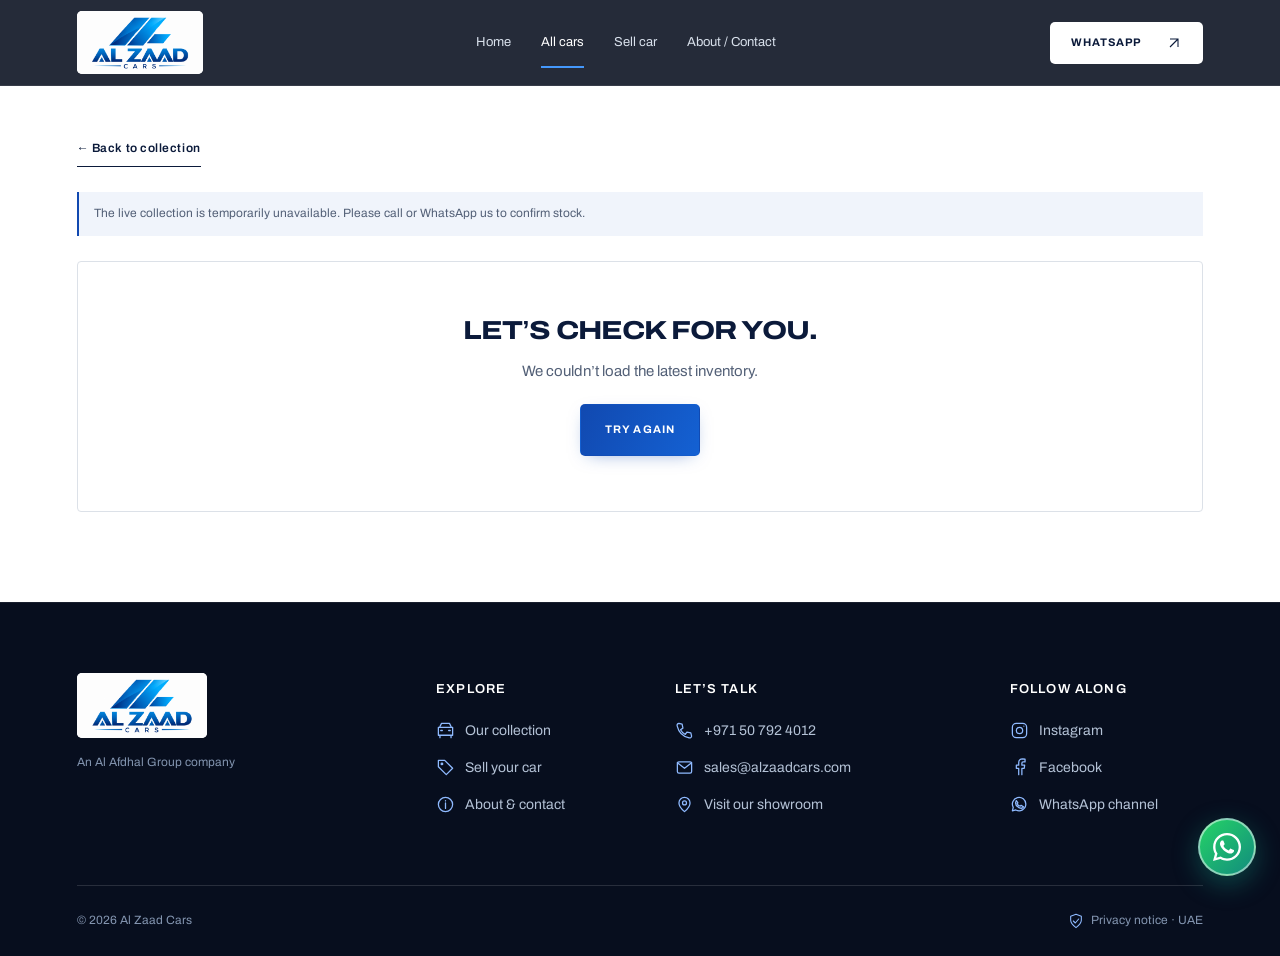
<file: car.html>
<!doctype html>
<html lang="en">
  <head>
    <meta charset="utf-8" />
    <meta name="viewport" content="width=device-width, initial-scale=1" />
    <title>Vehicle details | Al Zaad Cars</title>
    <meta
      name="description"
      content="Explore pre-owned cars with Al Zaad Cars in UAE. Browse vehicles, sell or trade your car and speak directly with our team."
    />
    <meta name="theme-color" content="#0b1a3a" />
    <link rel="icon" type="image/x-icon" href="favicon.ico" />
    <link rel="icon" type="image/png" sizes="32x32" href="assets/images/favicon-32x32.png" />
    <link rel="icon" type="image/png" sizes="16x16" href="assets/images/favicon-16x16.png" />
    <link rel="icon" type="image/svg+xml" href="assets/images/favicon.svg" />
    <link rel="apple-touch-icon" sizes="180x180" href="assets/images/apple-touch-icon.png" />
    <link rel="manifest" href="site.webmanifest" />
    <link rel="stylesheet" href="assets/css/styles.css" />
    <link rel="stylesheet" href="assets/css/ui-upgrade.css?v=3" />
    <script defer src="assets/js/config.js"></script>
    <script defer src="assets/js/demo-data.js"></script>
    <script defer src="assets/js/app.js?v=3"></script>
    <script defer src="assets/js/ui-effects.js?v=2"></script>
  </head>
  <body data-page="cars">
    <a class="skip" href="#main">Skip to content</a>
    <header class="header">
      <div class="wrap nav">
        <a class="brand" href="./" aria-label="Al Zaad Cars home"
          ><img
            src="assets/images/logo.png"
            width="138"
            height="69"
            alt="Al Zaad Cars" /></a
        ><button
          class="menu-toggle"
          aria-expanded="false"
          aria-controls="main-nav"
        >
          Menu <span>☰</span>
        </button>
        <nav id="main-nav" aria-label="Main navigation">
          <a href="./" data-page="home">Home</a
          ><a href="cars" data-page="cars">All cars</a
          ><a href="sell" data-page="services"
            >Sell car</a
          ><a href="about-contact" data-page="contact">About / Contact</a>
        </nav>
        <a
          class="button nav-cta light"
          data-contact="whatsapp"
          href="https://wa.me/971507924012"
          >WhatsApp
          <span
            ><svg
              class="arrow-icon"
              width="16"
              height="16"
              viewBox="0 0 24 24"
              fill="none"
              stroke="currentColor"
              stroke-width="1.6"
              aria-hidden="true"
              focusable="false"
            >
              <path d="M6 18L18 6M6 6h12v12" /></svg></span
        ></a>
      </div>
    </header>
    <main id="main">
      <section class="section wrap detail-section">
        <a class="text-link" href="cars">← Back to collection</a>
        <p class="inventory-notice" role="status"></p>
        <div id="car-detail"><h1>Loading vehicle…</h1></div>
      </section>
      <section id="enquire" class="section pale">
        <div class="wrap enquiry-layout">
          <div>
            <p class="eyebrow blue">LET’S TALK</p>
            <h2>Take a<br />closer look.</h2>
            <p>
              Ask for more details or arrange a viewing. Our team will confirm
              availability and a suitable time with you.
            </p>
            <a class="text-link" data-contact="phone" href="tel:+971507924012"
              >+971 50 792 4012
              <svg
                class="arrow-icon"
                width="16"
                height="16"
                viewBox="0 0 24 24"
                fill="none"
                stroke="currentColor"
                stroke-width="1.6"
                aria-hidden="true"
                focusable="false"
              >
                <path d="M6 18L18 6M6 6h12v12" /></svg
            ></a>
          </div>
          <form
            class="enquiry-form"
            method="post"
            target="_blank"
            rel="noopener"
            action=""
            data-enquiry
          >
            <div class="form-note">
              Online enquiries are being prepared. Please call or WhatsApp our
              team.
            </div>
            <input type="hidden" name="requestId" /><input
              type="hidden"
              name="startedAt"
            />
            <div class="honey" aria-hidden="true">
              <label
                >Leave this field empty<input
                  name="website"
                  tabindex="-1"
                  autocomplete="off"
              /></label>
            </div>
            <div class="form-pair">
              <label
                >Your name *<input
                  required
                  name="name"
                  maxlength="100"
                  autocomplete="name" /></label
              ><label
                >Phone number *<input
                  required
                  type="tel"
                  name="phone"
                  maxlength="25"
                  autocomplete="tel"
                  placeholder="+971 50 123 4567"
                  pattern="[+0-9() .-]{7,25}"
              /></label>
            </div>
            <input type="hidden" name="carId" />
            <label
              >I’d like to<select name="type">
                <option selected value="General">Ask a question</option>
                <option value="Buy">Buy a car</option>
                <option value="Sell">Sell my car</option>
                <option value="Trade">Trade my car</option>
                <option value="Test drive">
                  Arrange a viewing / test drive
                </option>
              </select></label
            >
            <div class="vehicle-fields" hidden>
              <div class="form-pair">
                <label
                  >Your car make *<input
                    name="vehicleMake"
                    maxlength="60" /></label
                ><label
                  >Your car model *<input name="vehicleModel" maxlength="100"
                /></label>
              </div>
              <div class="form-pair">
                <label
                  >Year *<input
                    name="vehicleYear"
                    type="number"
                    min="1950"
                    max="2100" /></label
                ><label
                  >Mileage (km) *<input
                    name="vehicleMileage"
                    type="number"
                    min="0"
                    max="2000000"
                /></label>
              </div>
              <label
                >Expected price (AED) *<input
                  required
                  name="expectedPrice"
                  type="number"
                  min="0"
                  max="100000000" /></label
              >
            </div>
            <label
              >Your message<textarea
                name="message"
                rows="4"
                maxlength="2000"
                placeholder="Tell us what you’re looking for…"
              ></textarea></label
            >
            <input type="hidden" name="consent" value="yes" />
            <div class="captcha-slot"></div>
            <button type="submit" class="button primary" disabled>
              Submit
              <span
                ><svg
                  class="arrow-icon"
                  width="16"
                  height="16"
                  viewBox="0 0 24 24"
                  fill="none"
                  stroke="currentColor"
                  stroke-width="1.6"
                  aria-hidden="true"
                  focusable="false"
                >
                  <path d="M6 18L18 6M6 6h12v12" /></svg
              ></span>
            </button>
            <p class="field-help">
              A confirmation receipt opens in a new tab. An enquiry does not
              reserve a vehicle or confirm a test drive.
            </p>
            <p class="form-status" role="status" aria-live="polite"></p>
          </form>
        </div>
      </section>
    </main>
    <footer class="footer">
      <div class="wrap footer-grid">
        <div>
          <a class="brand" href="./"
            ><img
              src="assets/images/logo.png"
              width="156"
              height="78"
              alt="Al Zaad Cars"
          /></a>
          <small>An Al Afdhal Group company</small>
        </div>
        <div>
          <h3>Explore</h3>
          <a href="cars" class="footer-link"
            ><svg
              class="footer-icon"
              width="19"
              height="19"
              viewBox="0 0 24 24"
              fill="none"
              stroke="currentColor"
              stroke-width="1.6"
              stroke-linecap="round"
              stroke-linejoin="round"
              aria-hidden="true"
              focusable="false"
            >
              <path
                d="m5 7 2-4h10l2 4M3 8h18v10H3zM5 18v3m14-3v3M6 12h2m8 0h2"
              /></svg
            ><span class="footer-link-text">Our collection</span></a
          ><a href="sell" class="footer-link"
            ><svg
              class="footer-icon"
              width="19"
              height="19"
              viewBox="0 0 24 24"
              fill="none"
              stroke="currentColor"
              stroke-width="1.6"
              stroke-linecap="round"
              stroke-linejoin="round"
              aria-hidden="true"
              focusable="false"
            >
              <path d="M3 3h8l10 10-8 8L3 11z" />
              <circle cx="7.5" cy="7.5" r="1" /></svg
            ><span class="footer-link-text">Sell your car</span></a
          ><a href="about-contact" class="footer-link"
            ><svg
              class="footer-icon"
              width="19"
              height="19"
              viewBox="0 0 24 24"
              fill="none"
              stroke="currentColor"
              stroke-width="1.6"
              stroke-linecap="round"
              stroke-linejoin="round"
              aria-hidden="true"
              focusable="false"
            >
              <circle cx="12" cy="12" r="9" />
              <path d="M12 10v7m0-10v.5" /></svg
            ><span class="footer-link-text">About &amp; contact</span></a
          >
        </div>
        <div>
          <h3>Let’s talk</h3>
          <a data-contact="phone" href="tel:+971507924012" class="footer-link"
            ><svg
              class="footer-icon"
              width="19"
              height="19"
              viewBox="0 0 24 24"
              fill="none"
              stroke="currentColor"
              stroke-width="1.6"
              stroke-linecap="round"
              stroke-linejoin="round"
              aria-hidden="true"
              focusable="false"
            >
              <path
                d="m5 3 4 1 1 5-3 2a15 15 0 0 0 6 6l2-3 5 1 1 4c0 2-2 3-4 2C9 19 5 15 3 7 2 5 3 3 5 3Z"
              /></svg
            ><span class="footer-link-text">+971 50 792 4012</span></a
          ><a
            data-contact="email"
            href="mailto:sales@alzaadcars.com"
            class="footer-link"
            ><svg
              class="footer-icon"
              width="19"
              height="19"
              viewBox="0 0 24 24"
              fill="none"
              stroke="currentColor"
              stroke-width="1.6"
              stroke-linecap="round"
              stroke-linejoin="round"
              aria-hidden="true"
              focusable="false"
            >
              <rect x="3" y="5" width="18" height="14" rx="2" />
              <path d="m3 6 9 7 9-7" /></svg
            ><span class="footer-link-text">sales@alzaadcars.com</span></a
          ><a
            data-contact="maps"
            href="https://maps.app.goo.gl/UCCkHAHCBX9JuDrG9"
            target="_blank"
            rel="noopener"
            class="footer-link"
            ><svg
              class="footer-icon"
              width="19"
              height="19"
              viewBox="0 0 24 24"
              fill="none"
              stroke="currentColor"
              stroke-width="1.6"
              stroke-linecap="round"
              stroke-linejoin="round"
              aria-hidden="true"
              focusable="false"
            >
              <path d="M19 10c0 5-7 11-7 11S5 15 5 10a7 7 0 1 1 14 0Z" />
              <circle cx="12" cy="10" r="2.5" /></svg
            ><span class="footer-link-text">Visit our showroom</span></a
          >
        </div>
        <div>
          <h3>Follow along</h3>
          <a
            data-contact="instagram"
            href="https://www.instagram.com/alzaadcars.ae"
            target="_blank"
            rel="noopener"
            class="footer-link"
            ><svg
              class="footer-icon"
              width="19"
              height="19"
              viewBox="0 0 24 24"
              fill="none"
              stroke="currentColor"
              stroke-width="1.6"
              stroke-linecap="round"
              stroke-linejoin="round"
              aria-hidden="true"
              focusable="false"
            >
              <rect x="3" y="3" width="18" height="18" rx="5" />
              <circle cx="12" cy="12" r="4" />
              <circle
                cx="17.5"
                cy="6.5"
                r=".7"
                fill="currentColor"
                stroke="none"
              /></svg
            ><span class="footer-link-text">Instagram</span></a
          ><a
            data-contact="facebook"
            href="https://www.facebook.com/share/19id28i2YX/"
            target="_blank"
            rel="noopener"
            class="footer-link"
            ><svg
              class="footer-icon"
              width="19"
              height="19"
              viewBox="0 0 24 24"
              fill="none"
              stroke="currentColor"
              stroke-width="1.6"
              stroke-linecap="round"
              stroke-linejoin="round"
              aria-hidden="true"
              focusable="false"
            >
              <path
                d="M15 21v-8h3l.5-4H15V6.5c0-1 .5-1.5 1.5-1.5H19V1.5L16 1c-3.5 0-5 2-5 5v3H8v4h3v8"
              /></svg
            ><span class="footer-link-text">Facebook</span></a
          ><a
            data-contact="channel"
            href="https://whatsapp.com/channel/0029VbBZE9gIiRozAe9hMp42"
            target="_blank"
            rel="noopener"
            class="footer-link"
            ><svg
              class="footer-icon"
              width="19"
              height="19"
              viewBox="0 0 24 24"
              fill="none"
              stroke="currentColor"
              stroke-width="1.6"
              stroke-linecap="round"
              stroke-linejoin="round"
              aria-hidden="true"
              focusable="false"
            >
              <path
                d="M20 11.5a8.5 8.5 0 0 1-12.6 7.4L3 20l1.1-4.4A8.5 8.5 0 1 1 20 11.5Z"
              />
              <path d="m8 7 2 3-1 1c1 2 2 3 4 3l1-1 3 2c-2 4-10 0-10-5Z" /></svg
            ><span class="footer-link-text">WhatsApp channel</span></a
          >
        </div>
      </div>
      <div class="wrap footer-bottom">
        <span>© <span data-year>2026</span> Al Zaad Cars</span
        ><span
          ><a href="privacy" class="footer-link"
            ><svg
              class="footer-icon"
              width="19"
              height="19"
              viewBox="0 0 24 24"
              fill="none"
              stroke="currentColor"
              stroke-width="1.6"
              stroke-linecap="round"
              stroke-linejoin="round"
              aria-hidden="true"
              focusable="false"
            >
              <path d="m12 2 8 3v6c0 5-8 11-8 11S4 16 4 11V5Z" />
              <path d="m8 12 3 3 5-6" /></svg
            ><span class="footer-link-text">Privacy notice</span></a
          >
          · UAE</span
        >
      </div>
    </footer>
    <a
      class="chat-float"
      data-contact="whatsapp"
      href="https://wa.me/971507924012"
      aria-label="WhatsApp Al Zaad Cars"
      target="_blank"
      rel="noopener noreferrer"
      ><svg class="whatsapp-icon" width="34" height="34" viewBox="0 0 448 512" fill="currentColor" aria-hidden="true" focusable="false"><path d="M380.9 97.1C339 55.1 283.2 32 223.9 32c-122.4 0-222 99.6-222 222 0 39.1 10.2 77.3 29.6 111L0 480l117.7-30.9c32.4 17.7 68.9 27 106.1 27h.1c122.3 0 224.1-99.6 224.1-222 0-59.3-25.2-115-67.1-157zm-157 341.6c-33.2 0-65.7-8.9-94-25.7l-6.7-4-69.8 18.3L72 359.2l-4.4-7c-18.5-29.4-28.2-63.3-28.2-98.2 0-101.7 82.8-184.5 184.6-184.5 49.3 0 95.6 19.2 130.4 54.1 34.8 34.9 56.2 81.2 56.1 130.5 0 101.8-84.9 184.6-186.6 184.6zm101.2-138.2c-5.5-2.8-32.8-16.2-37.9-18-5.1-1.9-8.8-2.8-12.5 2.8-3.7 5.6-14.3 18-17.6 21.8-3.2 3.7-6.5 4.2-12 1.4-32.6-16.3-54-29.1-75.5-66-5.7-9.8 5.7-9.1 16.3-30.3 1.8-3.7.9-6.9-.5-9.7-1.4-2.8-12.5-30.1-17.1-41.2-4.5-10.8-9.1-9.3-12.5-9.5-3.2-.2-6.9-.2-10.6-.2-3.7 0-9.7 1.4-14.8 6.9-5.1 5.6-19.4 19-19.4 46.3 0 27.3 19.9 53.7 22.6 57.4 2.8 3.7 39.1 59.7 94.8 83.8 35.2 15.2 49 16.5 66.6 13.9 10.7-1.6 32.8-13.4 37.4-26.4 4.6-13 4.6-24.1 3.2-26.4-1.3-2.5-5-3.9-10.5-6.6z"/></svg></a
    ><noscript
      ><div class="noscript">
        Enable JavaScript to load the car catalogue. Call
        <a href="tel:+971507924012">+971 50 792 4012</a> for assistance.
      </div></noscript
    >
  </body>
</html>
</file>
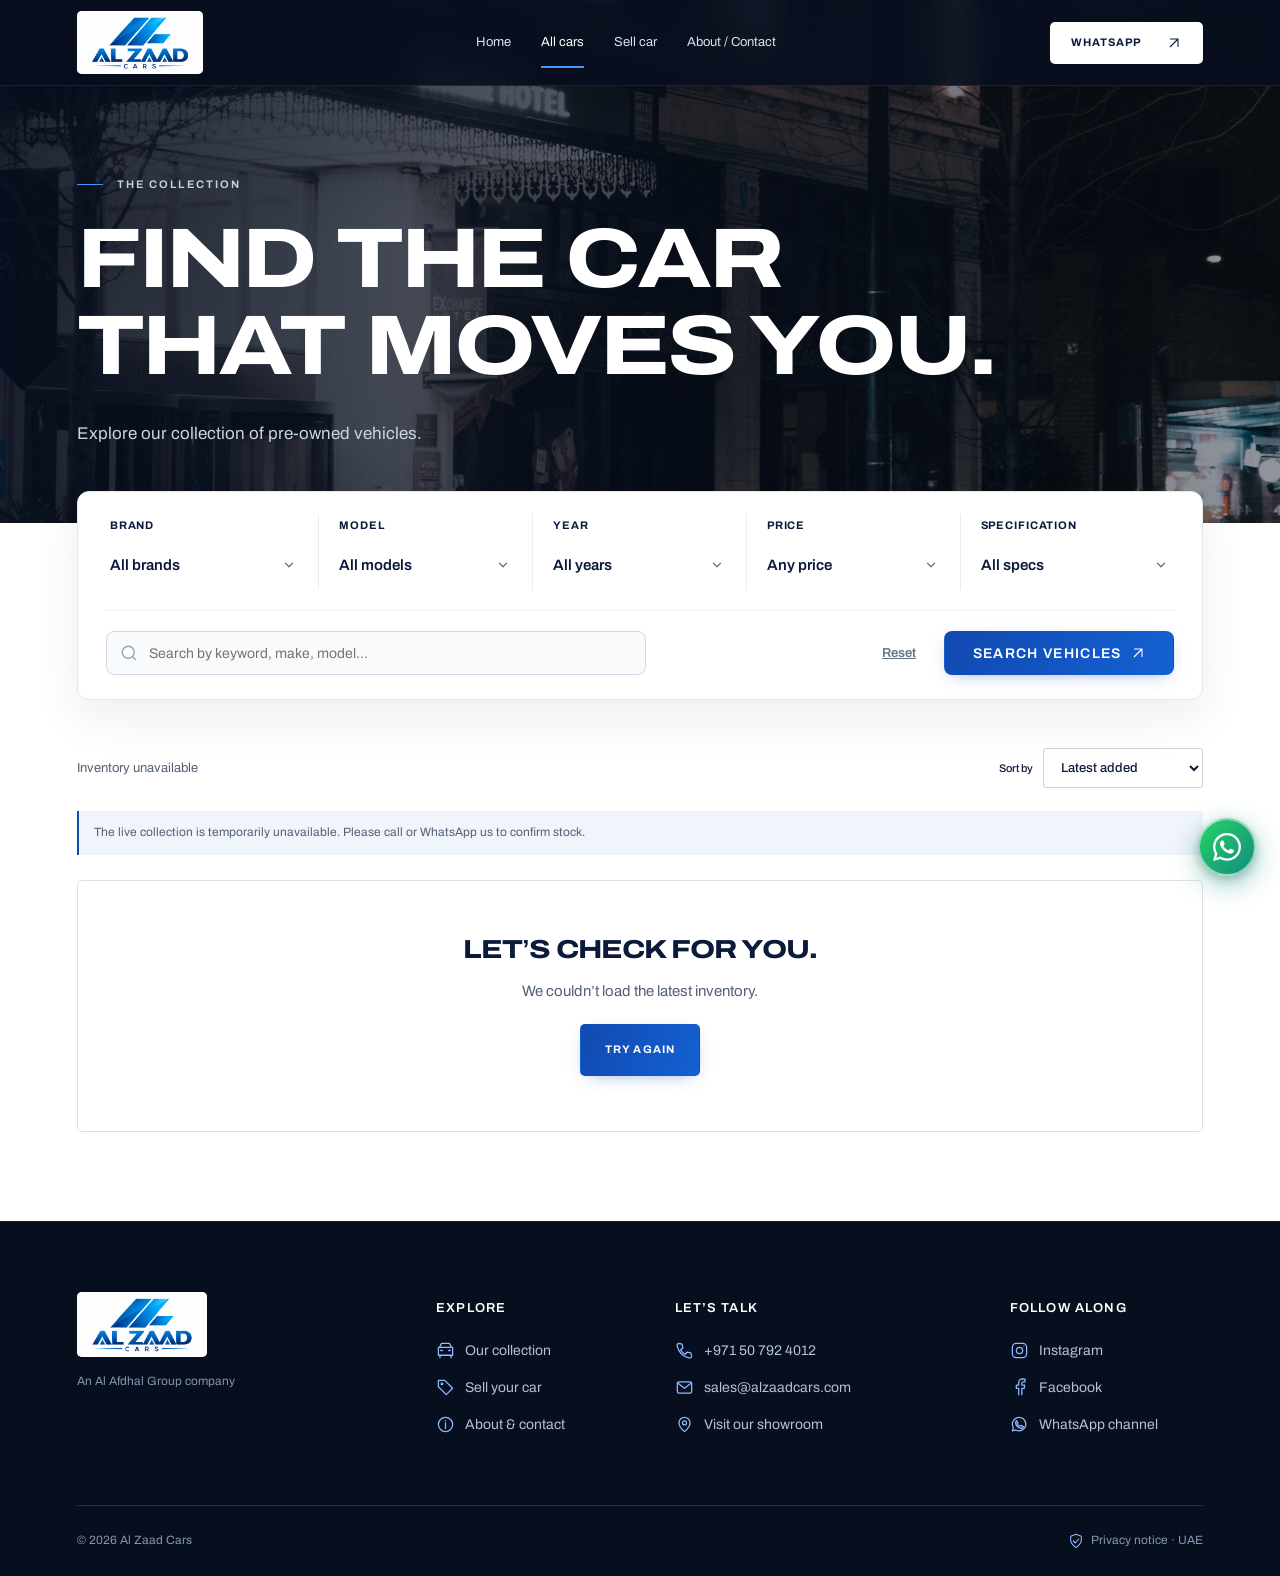
<file: cars.html>
<!doctype html>
<html lang="en">

<head>
  <meta charset="utf-8" />
  <meta name="viewport" content="width=device-width, initial-scale=1" />
  <title>Our collection | Al Zaad Cars</title>
  <meta name="description"
    content="Explore pre-owned cars with Al Zaad Cars in UAE. Browse vehicles, sell or trade your car and speak directly with our team." />
  <meta name="theme-color" content="#0b1a3a" />
  <link rel="icon" type="image/x-icon" href="favicon.ico" />
  <link rel="icon" type="image/png" sizes="32x32" href="assets/images/favicon-32x32.png" />
  <link rel="icon" type="image/png" sizes="16x16" href="assets/images/favicon-16x16.png" />
  <link rel="icon" type="image/svg+xml" href="assets/images/favicon.svg" />
  <link rel="apple-touch-icon" sizes="180x180" href="assets/images/apple-touch-icon.png" />
  <link rel="manifest" href="site.webmanifest" />
  <link rel="stylesheet" href="assets/css/styles.css" />
  <link rel="stylesheet" href="assets/css/ui-upgrade.css?v=3" />
  <script defer src="assets/js/config.js"></script>
  <script defer src="assets/js/demo-data.js"></script>
  <script defer src="assets/js/app.js?v=3"></script>
  <script defer src="assets/js/ui-effects.js?v=2"></script>
</head>

<body data-page="cars">
  <a class="skip" href="#main">Skip to content</a>
  <header class="header">
    <div class="wrap nav">
      <a class="brand" href="./" aria-label="Al Zaad Cars home"><img src="assets/images/logo.png" width="138"
          height="69" alt="Al Zaad Cars" /></a><button class="menu-toggle" aria-expanded="false"
        aria-controls="main-nav">
        Menu <span>☰</span>
      </button>
      <nav id="main-nav" aria-label="Main navigation">
        <a href="./" data-page="home">Home</a><a href="cars" data-page="cars">All cars</a><a
          href="sell" data-page="services">Sell car</a><a href="about-contact"
          data-page="contact">About / Contact</a>
      </nav>
      <a class="button nav-cta light" data-contact="whatsapp" href="https://wa.me/971507924012">WhatsApp
        <span><svg class="arrow-icon" width="16" height="16" viewBox="0 0 24 24" fill="none" stroke="currentColor"
            stroke-width="1.6" aria-hidden="true" focusable="false">
            <path d="M6 18L18 6M6 6h12v12" />
          </svg></span></a>
    </div>
  </header>
  <main id="main">
    <section class="subhero" style="--hero: url(&quot;../images/collection.jpg&quot;)">
      <div class="wrap">
        <p class="eyebrow">THE COLLECTION</p>
        <h1>Find the car<br />that moves you.</h1>
        <p class="hero-copy">Explore our collection of pre-owned vehicles.</p>
      </div>
    </section>
        <div class="wrap search-wrap">
          <form id="filters" class="quick-search cars-top-filter" action="cars" method="get">
            <label>Brand<select name="make" data-options="make">
                <option value="">All brands</option>
              </select></label><label>Model<select name="model" data-options="model">
                <option value="">All models</option>
              </select></label><label>Year<select name="year" data-options="year">
                <option value="">All years</option>
              </select></label><label>Price<select name="maxPrice">
                <option value="">Any price</option>
                <option value="15000">Below AED 15,000</option>
                <option value="30000">Below AED 30,000</option>
                <option value="50000">Below AED 50,000</option>
                <option value="100000">Below AED 100,000</option>
                <option value="250000">Below AED 250,000</option>
              </select></label><label>Specification<select name="specs" data-options="specs">
                <option value="">All specs</option>
              </select></label>
              <div class="filter-controls-row">
                <div class="filter-search-field">
                  <svg class="search-field-icon" width="16" height="16" viewBox="0 0 24 24" fill="none"
                    stroke="currentColor" stroke-width="1.8" aria-hidden="true">
                    <circle cx="11" cy="11" r="8" />
                    <path d="m21 21-4.35-4.35" />
                  </svg>
                  <input name="q" type="search" placeholder="Search by keyword, make, model..."
                    aria-label="Search make, model or keyword" />
                </div>
                <div class="filter-action-buttons">
                  <button type="reset" class="text-button reset-filter-btn">Reset</button>
                  <button class="button primary" type="submit">
                    Search vehicles
                    <span><svg class="arrow-icon" width="16" height="16" viewBox="0 0 24 24" fill="none"
                        stroke="currentColor" stroke-width="1.6" aria-hidden="true" focusable="false">
                        <path d="M6 18L18 6M6 6h12v12" />
                      </svg></span>
                  </button>
                </div>
              </div>
          </form>
        </div>
        <section class="section wrap catalogue">
          <div class="results">
            <div class="results-top">
              <p id="result-count" aria-live="polite">Loading vehicles…</p>
              <label class="sort-label">Sort by<select id="sort">
                  <option value="latest">Latest added</option>
                  <option value="price-asc">Price: low to high</option>
                  <option value="price-desc">Price: high to low</option>
                  <option value="year-desc">Newest year</option>
                </select></label>
            </div>
            <p class="inventory-notice" role="status"></p>
            <div class="car-grid" id="all-cars"></div>
            <button id="load-more" class="button bordered" hidden>
              Load more cars ↓
            </button>
          </div>
        </section>
  </main>
  <footer class="footer">
    <div class="wrap footer-grid">
      <div>
        <a class="brand" href="./"><img src="assets/images/logo.png" width="156" height="78"
            alt="Al Zaad Cars" /></a>
        <small>An Al Afdhal Group company</small>
      </div>
      <div>
        <h3>Explore</h3>
        <a href="cars" class="footer-link"><svg class="footer-icon" width="19" height="19" viewBox="0 0 24 24"
            fill="none" stroke="currentColor" stroke-width="1.6" stroke-linecap="round" stroke-linejoin="round"
            aria-hidden="true" focusable="false">
            <path d="m5 7 2-4h10l2 4M3 8h18v10H3zM5 18v3m14-3v3M6 12h2m8 0h2" />
          </svg><span class="footer-link-text">Our collection</span></a><a href="sell"
          class="footer-link"><svg class="footer-icon" width="19" height="19" viewBox="0 0 24 24" fill="none"
            stroke="currentColor" stroke-width="1.6" stroke-linecap="round" stroke-linejoin="round" aria-hidden="true"
            focusable="false">
            <path d="M3 3h8l10 10-8 8L3 11z" />
            <circle cx="7.5" cy="7.5" r="1" />
          </svg><span class="footer-link-text">Sell your car</span></a><a href="about-contact"
          class="footer-link"><svg class="footer-icon" width="19" height="19" viewBox="0 0 24 24" fill="none"
            stroke="currentColor" stroke-width="1.6" stroke-linecap="round" stroke-linejoin="round" aria-hidden="true"
            focusable="false">
            <circle cx="12" cy="12" r="9" />
            <path d="M12 10v7m0-10v.5" />
          </svg><span class="footer-link-text">About &amp; contact</span></a>
      </div>
      <div>
        <h3>Let’s talk</h3>
        <a data-contact="phone" href="tel:+971507924012" class="footer-link"><svg class="footer-icon" width="19"
            height="19" viewBox="0 0 24 24" fill="none" stroke="currentColor" stroke-width="1.6" stroke-linecap="round"
            stroke-linejoin="round" aria-hidden="true" focusable="false">
            <path d="m5 3 4 1 1 5-3 2a15 15 0 0 0 6 6l2-3 5 1 1 4c0 2-2 3-4 2C9 19 5 15 3 7 2 5 3 3 5 3Z" />
          </svg><span class="footer-link-text">+971 50 792 4012</span></a><a data-contact="email"
          href="mailto:sales@alzaadcars.com" class="footer-link"><svg class="footer-icon" width="19" height="19"
            viewBox="0 0 24 24" fill="none" stroke="currentColor" stroke-width="1.6" stroke-linecap="round"
            stroke-linejoin="round" aria-hidden="true" focusable="false">
            <rect x="3" y="5" width="18" height="14" rx="2" />
            <path d="m3 6 9 7 9-7" />
          </svg><span class="footer-link-text">sales@alzaadcars.com</span></a><a data-contact="maps"
          href="https://maps.app.goo.gl/UCCkHAHCBX9JuDrG9" target="_blank" rel="noopener" class="footer-link"><svg
            class="footer-icon" width="19" height="19" viewBox="0 0 24 24" fill="none" stroke="currentColor"
            stroke-width="1.6" stroke-linecap="round" stroke-linejoin="round" aria-hidden="true" focusable="false">
            <path d="M19 10c0 5-7 11-7 11S5 15 5 10a7 7 0 1 1 14 0Z" />
            <circle cx="12" cy="10" r="2.5" />
          </svg><span class="footer-link-text">Visit our showroom</span></a>
      </div>
      <div>
        <h3>Follow along</h3>
        <a data-contact="instagram" href="https://www.instagram.com/alzaadcars.ae" target="_blank" rel="noopener"
          class="footer-link"><svg class="footer-icon" width="19" height="19" viewBox="0 0 24 24" fill="none"
            stroke="currentColor" stroke-width="1.6" stroke-linecap="round" stroke-linejoin="round" aria-hidden="true"
            focusable="false">
            <rect x="3" y="3" width="18" height="18" rx="5" />
            <circle cx="12" cy="12" r="4" />
            <circle cx="17.5" cy="6.5" r=".7" fill="currentColor" stroke="none" />
          </svg><span class="footer-link-text">Instagram</span></a><a data-contact="facebook"
          href="https://www.facebook.com/share/19id28i2YX/" target="_blank" rel="noopener" class="footer-link"><svg
            class="footer-icon" width="19" height="19" viewBox="0 0 24 24" fill="none" stroke="currentColor"
            stroke-width="1.6" stroke-linecap="round" stroke-linejoin="round" aria-hidden="true" focusable="false">
            <path d="M15 21v-8h3l.5-4H15V6.5c0-1 .5-1.5 1.5-1.5H19V1.5L16 1c-3.5 0-5 2-5 5v3H8v4h3v8" />
          </svg><span class="footer-link-text">Facebook</span></a><a data-contact="channel"
          href="https://whatsapp.com/channel/0029VbBZE9gIiRozAe9hMp42" target="_blank" rel="noopener"
          class="footer-link"><svg class="footer-icon" width="19" height="19" viewBox="0 0 24 24" fill="none"
            stroke="currentColor" stroke-width="1.6" stroke-linecap="round" stroke-linejoin="round" aria-hidden="true"
            focusable="false">
            <path d="M20 11.5a8.5 8.5 0 0 1-12.6 7.4L3 20l1.1-4.4A8.5 8.5 0 1 1 20 11.5Z" />
            <path d="m8 7 2 3-1 1c1 2 2 3 4 3l1-1 3 2c-2 4-10 0-10-5Z" />
          </svg><span class="footer-link-text">WhatsApp channel</span></a>
      </div>
    </div>
    <div class="wrap footer-bottom">
      <span>© <span data-year>2026</span> Al Zaad Cars</span><span><a href="privacy" class="footer-link"><svg
            class="footer-icon" width="19" height="19" viewBox="0 0 24 24" fill="none" stroke="currentColor"
            stroke-width="1.6" stroke-linecap="round" stroke-linejoin="round" aria-hidden="true" focusable="false">
            <path d="m12 2 8 3v6c0 5-8 11-8 11S4 16 4 11V5Z" />
            <path d="m8 12 3 3 5-6" />
          </svg><span class="footer-link-text">Privacy notice</span></a>
        · UAE</span>
    </div>
  </footer>
  <a class="chat-float" data-contact="whatsapp" href="https://wa.me/971507924012"
    aria-label="WhatsApp Al Zaad Cars" target="_blank" rel="noopener noreferrer"><svg class="whatsapp-icon" width="34" height="34" viewBox="0 0 448 512" fill="currentColor" aria-hidden="true" focusable="false"><path d="M380.9 97.1C339 55.1 283.2 32 223.9 32c-122.4 0-222 99.6-222 222 0 39.1 10.2 77.3 29.6 111L0 480l117.7-30.9c32.4 17.7 68.9 27 106.1 27h.1c122.3 0 224.1-99.6 224.1-222 0-59.3-25.2-115-67.1-157zm-157 341.6c-33.2 0-65.7-8.9-94-25.7l-6.7-4-69.8 18.3L72 359.2l-4.4-7c-18.5-29.4-28.2-63.3-28.2-98.2 0-101.7 82.8-184.5 184.6-184.5 49.3 0 95.6 19.2 130.4 54.1 34.8 34.9 56.2 81.2 56.1 130.5 0 101.8-84.9 184.6-186.6 184.6zm101.2-138.2c-5.5-2.8-32.8-16.2-37.9-18-5.1-1.9-8.8-2.8-12.5 2.8-3.7 5.6-14.3 18-17.6 21.8-3.2 3.7-6.5 4.2-12 1.4-32.6-16.3-54-29.1-75.5-66-5.7-9.8 5.7-9.1 16.3-30.3 1.8-3.7.9-6.9-.5-9.7-1.4-2.8-12.5-30.1-17.1-41.2-4.5-10.8-9.1-9.3-12.5-9.5-3.2-.2-6.9-.2-10.6-.2-3.7 0-9.7 1.4-14.8 6.9-5.1 5.6-19.4 19-19.4 46.3 0 27.3 19.9 53.7 22.6 57.4 2.8 3.7 39.1 59.7 94.8 83.8 35.2 15.2 49 16.5 66.6 13.9 10.7-1.6 32.8-13.4 37.4-26.4 4.6-13 4.6-24.1 3.2-26.4-1.3-2.5-5-3.9-10.5-6.6z"/></svg></a><noscript>
    <div class="noscript">
      Enable JavaScript to load the car catalogue. Call
      <a href="tel:+971507924012">+971 50 792 4012</a> for assistance.
    </div>
  </noscript>
</body>

</html>
</file>
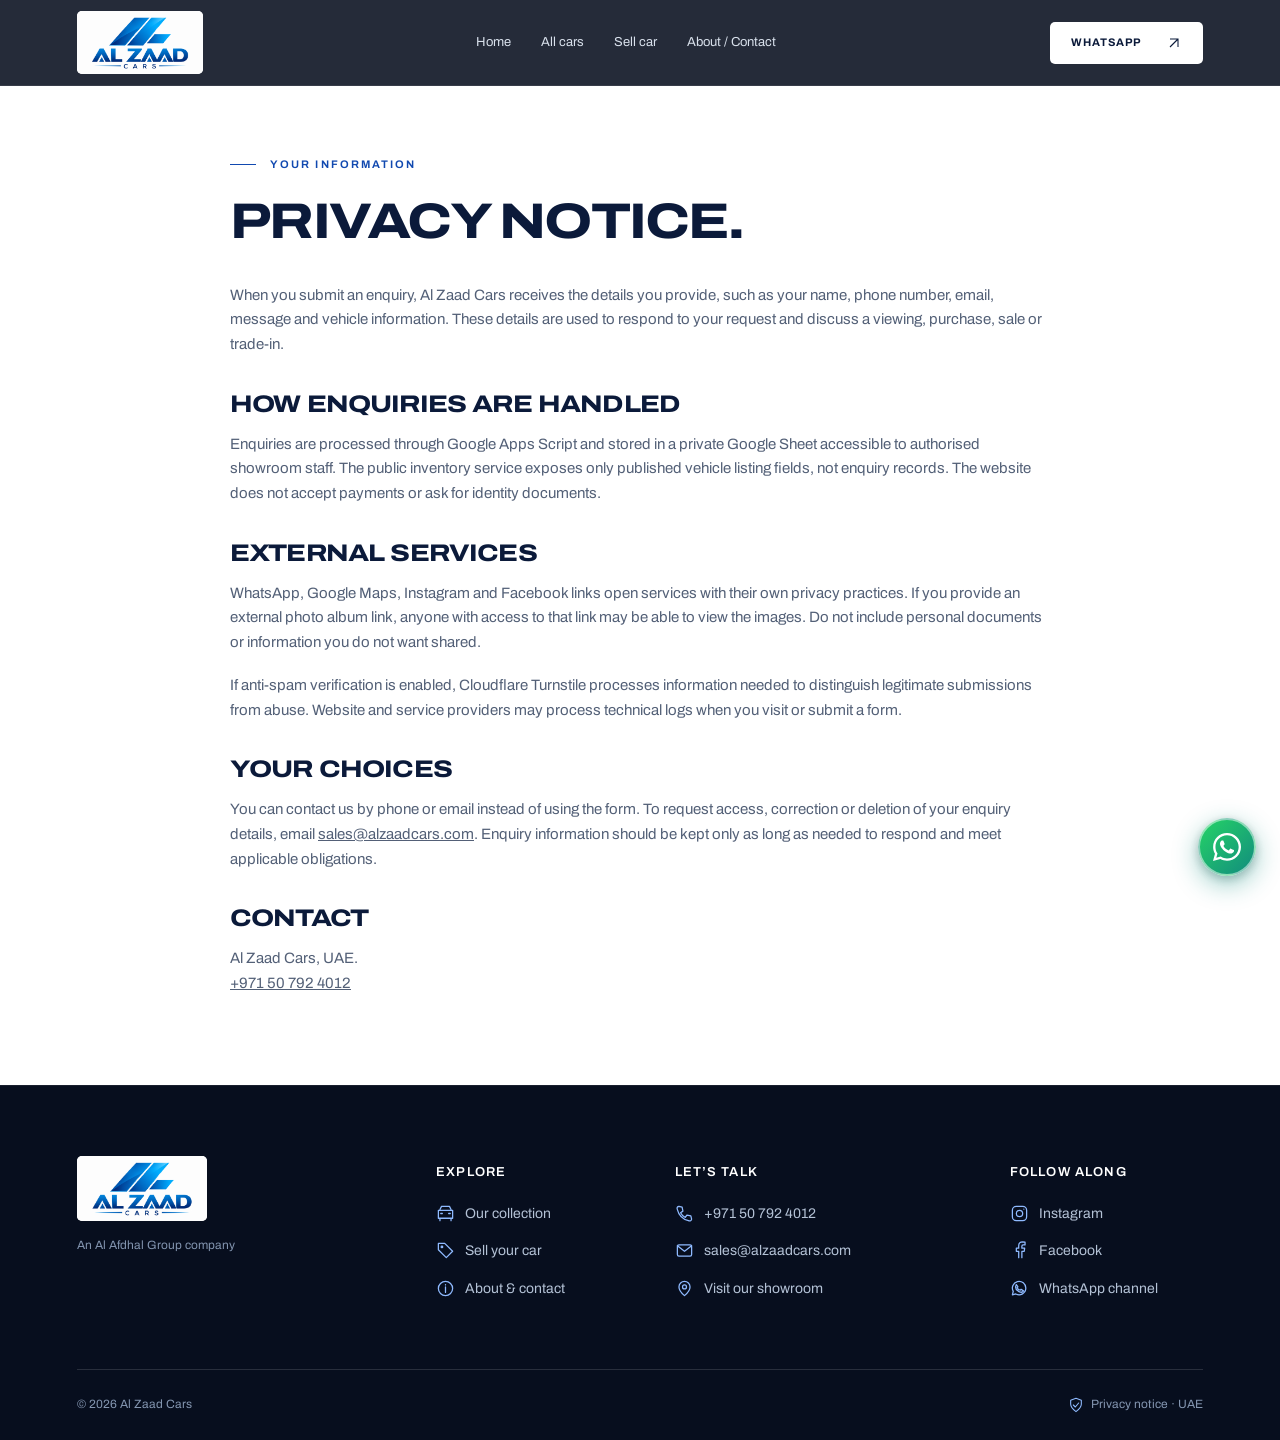
<file: privacy.html>
<!doctype html>
<html lang="en">
  <head>
    <meta charset="utf-8" />
    <meta name="viewport" content="width=device-width, initial-scale=1" />
    <title>Privacy notice | Al Zaad Cars</title>
    <meta
      name="description"
      content="Explore pre-owned cars with Al Zaad Cars in UAE. Browse vehicles, sell or trade your car and speak directly with our team."
    />
    <meta name="theme-color" content="#0b1a3a" />
    <link rel="icon" type="image/x-icon" href="favicon.ico" />
    <link rel="icon" type="image/png" sizes="32x32" href="assets/images/favicon-32x32.png" />
    <link rel="icon" type="image/png" sizes="16x16" href="assets/images/favicon-16x16.png" />
    <link rel="icon" type="image/svg+xml" href="assets/images/favicon.svg" />
    <link rel="apple-touch-icon" sizes="180x180" href="assets/images/apple-touch-icon.png" />
    <link rel="manifest" href="site.webmanifest" />
    <link rel="stylesheet" href="assets/css/styles.css" />
    <link rel="stylesheet" href="assets/css/ui-upgrade.css?v=3" />
    <script defer src="assets/js/config.js"></script>
    <script defer src="assets/js/demo-data.js"></script>
    <script defer src="assets/js/app.js?v=3"></script>
    <script defer src="assets/js/ui-effects.js?v=2"></script>
  </head>
  <body data-page="privacy">
    <a class="skip" href="#main">Skip to content</a>
    <header class="header">
      <div class="wrap nav">
        <a class="brand" href="./" aria-label="Al Zaad Cars home"
          ><img
            src="assets/images/logo.png"
            width="138"
            height="69"
            alt="Al Zaad Cars" /></a
        ><button
          class="menu-toggle"
          aria-expanded="false"
          aria-controls="main-nav"
        >
          Menu <span>☰</span>
        </button>
        <nav id="main-nav" aria-label="Main navigation">
          <a href="./" data-page="home">Home</a
          ><a href="cars" data-page="cars">All cars</a
          ><a href="sell" data-page="services"
            >Sell car</a
          ><a href="about-contact" data-page="contact">About / Contact</a>
        </nav>
        <a
          class="button nav-cta light"
          data-contact="whatsapp"
          href="https://wa.me/971507924012"
          >WhatsApp
          <span
            ><svg
              class="arrow-icon"
              width="16"
              height="16"
              viewBox="0 0 24 24"
              fill="none"
              stroke="currentColor"
              stroke-width="1.6"
              aria-hidden="true"
              focusable="false"
            >
              <path d="M6 18L18 6M6 6h12v12" /></svg></span
        ></a>
      </div>
    </header>
    <main id="main">
      <section class="section wrap legal">
        <p class="eyebrow blue">YOUR INFORMATION</p>
        <h1>Privacy notice.</h1>
        <p>
          When you submit an enquiry, Al Zaad Cars receives the details you
          provide, such as your name, phone number, email, message and vehicle
          information. These details are used to respond to your request and
          discuss a viewing, purchase, sale or trade-in.
        </p>
        <h2>How enquiries are handled</h2>
        <p>
          Enquiries are processed through Google Apps Script and stored in a
          private Google Sheet accessible to authorised showroom staff. The
          public inventory service exposes only published vehicle listing
          fields, not enquiry records. The website does not accept payments or
          ask for identity documents.
        </p>
        <h2>External services</h2>
        <p>
          WhatsApp, Google Maps, Instagram and Facebook links open services with
          their own privacy practices. If you provide an external photo album
          link, anyone with access to that link may be able to view the images.
          Do not include personal documents or information you do not want
          shared.
        </p>
        <p>
          If anti-spam verification is enabled, Cloudflare Turnstile processes
          information needed to distinguish legitimate submissions from abuse.
          Website and service providers may process technical logs when you
          visit or submit a form.
        </p>
        <h2>Your choices</h2>
        <p>
          You can contact us by phone or email instead of using the form. To
          request access, correction or deletion of your enquiry details, email
          <a data-contact="email" href="mailto:sales@alzaadcars.com"
            >sales@alzaadcars.com</a
          >. Enquiry information should be kept only as long as needed to
          respond and meet applicable obligations.
        </p>
        <h2>Contact</h2>
        <p>
          Al Zaad Cars, UAE.<br /><a
            data-contact="phone"
            href="tel:+971507924012"
            >+971 50 792 4012</a
          >
        </p>
      </section>
    </main>
    <footer class="footer">
      <div class="wrap footer-grid">
        <div>
          <a class="brand" href="./"
            ><img
              src="assets/images/logo.png"
              width="156"
              height="78"
              alt="Al Zaad Cars"
          /></a>
          <small>An Al Afdhal Group company</small>
        </div>
        <div>
          <h3>Explore</h3>
          <a href="cars" class="footer-link"
            ><svg
              class="footer-icon"
              width="19"
              height="19"
              viewBox="0 0 24 24"
              fill="none"
              stroke="currentColor"
              stroke-width="1.6"
              stroke-linecap="round"
              stroke-linejoin="round"
              aria-hidden="true"
              focusable="false"
            >
              <path
                d="m5 7 2-4h10l2 4M3 8h18v10H3zM5 18v3m14-3v3M6 12h2m8 0h2"
              /></svg
            ><span class="footer-link-text">Our collection</span></a
          ><a href="sell" class="footer-link"
            ><svg
              class="footer-icon"
              width="19"
              height="19"
              viewBox="0 0 24 24"
              fill="none"
              stroke="currentColor"
              stroke-width="1.6"
              stroke-linecap="round"
              stroke-linejoin="round"
              aria-hidden="true"
              focusable="false"
            >
              <path d="M3 3h8l10 10-8 8L3 11z" />
              <circle cx="7.5" cy="7.5" r="1" /></svg
            ><span class="footer-link-text">Sell your car</span></a
          ><a href="about-contact" class="footer-link"
            ><svg
              class="footer-icon"
              width="19"
              height="19"
              viewBox="0 0 24 24"
              fill="none"
              stroke="currentColor"
              stroke-width="1.6"
              stroke-linecap="round"
              stroke-linejoin="round"
              aria-hidden="true"
              focusable="false"
            >
              <circle cx="12" cy="12" r="9" />
              <path d="M12 10v7m0-10v.5" /></svg
            ><span class="footer-link-text">About &amp; contact</span></a
          >
        </div>
        <div>
          <h3>Let’s talk</h3>
          <a data-contact="phone" href="tel:+971507924012" class="footer-link"
            ><svg
              class="footer-icon"
              width="19"
              height="19"
              viewBox="0 0 24 24"
              fill="none"
              stroke="currentColor"
              stroke-width="1.6"
              stroke-linecap="round"
              stroke-linejoin="round"
              aria-hidden="true"
              focusable="false"
            >
              <path
                d="m5 3 4 1 1 5-3 2a15 15 0 0 0 6 6l2-3 5 1 1 4c0 2-2 3-4 2C9 19 5 15 3 7 2 5 3 3 5 3Z"
              /></svg
            ><span class="footer-link-text">+971 50 792 4012</span></a
          ><a
            data-contact="email"
            href="mailto:sales@alzaadcars.com"
            class="footer-link"
            ><svg
              class="footer-icon"
              width="19"
              height="19"
              viewBox="0 0 24 24"
              fill="none"
              stroke="currentColor"
              stroke-width="1.6"
              stroke-linecap="round"
              stroke-linejoin="round"
              aria-hidden="true"
              focusable="false"
            >
              <rect x="3" y="5" width="18" height="14" rx="2" />
              <path d="m3 6 9 7 9-7" /></svg
            ><span class="footer-link-text">sales@alzaadcars.com</span></a
          ><a
            data-contact="maps"
            href="https://maps.app.goo.gl/UCCkHAHCBX9JuDrG9"
            target="_blank"
            rel="noopener"
            class="footer-link"
            ><svg
              class="footer-icon"
              width="19"
              height="19"
              viewBox="0 0 24 24"
              fill="none"
              stroke="currentColor"
              stroke-width="1.6"
              stroke-linecap="round"
              stroke-linejoin="round"
              aria-hidden="true"
              focusable="false"
            >
              <path d="M19 10c0 5-7 11-7 11S5 15 5 10a7 7 0 1 1 14 0Z" />
              <circle cx="12" cy="10" r="2.5" /></svg
            ><span class="footer-link-text">Visit our showroom</span></a
          >
        </div>
        <div>
          <h3>Follow along</h3>
          <a
            data-contact="instagram"
            href="https://www.instagram.com/alzaadcars.ae"
            target="_blank"
            rel="noopener"
            class="footer-link"
            ><svg
              class="footer-icon"
              width="19"
              height="19"
              viewBox="0 0 24 24"
              fill="none"
              stroke="currentColor"
              stroke-width="1.6"
              stroke-linecap="round"
              stroke-linejoin="round"
              aria-hidden="true"
              focusable="false"
            >
              <rect x="3" y="3" width="18" height="18" rx="5" />
              <circle cx="12" cy="12" r="4" />
              <circle
                cx="17.5"
                cy="6.5"
                r=".7"
                fill="currentColor"
                stroke="none"
              /></svg
            ><span class="footer-link-text">Instagram</span></a
          ><a
            data-contact="facebook"
            href="https://www.facebook.com/share/19id28i2YX/"
            target="_blank"
            rel="noopener"
            class="footer-link"
            ><svg
              class="footer-icon"
              width="19"
              height="19"
              viewBox="0 0 24 24"
              fill="none"
              stroke="currentColor"
              stroke-width="1.6"
              stroke-linecap="round"
              stroke-linejoin="round"
              aria-hidden="true"
              focusable="false"
            >
              <path
                d="M15 21v-8h3l.5-4H15V6.5c0-1 .5-1.5 1.5-1.5H19V1.5L16 1c-3.5 0-5 2-5 5v3H8v4h3v8"
              /></svg
            ><span class="footer-link-text">Facebook</span></a
          ><a
            data-contact="channel"
            href="https://whatsapp.com/channel/0029VbBZE9gIiRozAe9hMp42"
            target="_blank"
            rel="noopener"
            class="footer-link"
            ><svg
              class="footer-icon"
              width="19"
              height="19"
              viewBox="0 0 24 24"
              fill="none"
              stroke="currentColor"
              stroke-width="1.6"
              stroke-linecap="round"
              stroke-linejoin="round"
              aria-hidden="true"
              focusable="false"
            >
              <path
                d="M20 11.5a8.5 8.5 0 0 1-12.6 7.4L3 20l1.1-4.4A8.5 8.5 0 1 1 20 11.5Z"
              />
              <path d="m8 7 2 3-1 1c1 2 2 3 4 3l1-1 3 2c-2 4-10 0-10-5Z" /></svg
            ><span class="footer-link-text">WhatsApp channel</span></a
          >
        </div>
      </div>
      <div class="wrap footer-bottom">
        <span>© <span data-year>2026</span> Al Zaad Cars</span
        ><span
          ><a href="privacy" class="footer-link"
            ><svg
              class="footer-icon"
              width="19"
              height="19"
              viewBox="0 0 24 24"
              fill="none"
              stroke="currentColor"
              stroke-width="1.6"
              stroke-linecap="round"
              stroke-linejoin="round"
              aria-hidden="true"
              focusable="false"
            >
              <path d="m12 2 8 3v6c0 5-8 11-8 11S4 16 4 11V5Z" />
              <path d="m8 12 3 3 5-6" /></svg
            ><span class="footer-link-text">Privacy notice</span></a
          >
          · UAE</span
        >
      </div>
    </footer>
    <a
      class="chat-float"
      data-contact="whatsapp"
      href="https://wa.me/971507924012"
      aria-label="WhatsApp Al Zaad Cars"
      target="_blank"
      rel="noopener noreferrer"
      ><svg class="whatsapp-icon" width="34" height="34" viewBox="0 0 448 512" fill="currentColor" aria-hidden="true" focusable="false"><path d="M380.9 97.1C339 55.1 283.2 32 223.9 32c-122.4 0-222 99.6-222 222 0 39.1 10.2 77.3 29.6 111L0 480l117.7-30.9c32.4 17.7 68.9 27 106.1 27h.1c122.3 0 224.1-99.6 224.1-222 0-59.3-25.2-115-67.1-157zm-157 341.6c-33.2 0-65.7-8.9-94-25.7l-6.7-4-69.8 18.3L72 359.2l-4.4-7c-18.5-29.4-28.2-63.3-28.2-98.2 0-101.7 82.8-184.5 184.6-184.5 49.3 0 95.6 19.2 130.4 54.1 34.8 34.9 56.2 81.2 56.1 130.5 0 101.8-84.9 184.6-186.6 184.6zm101.2-138.2c-5.5-2.8-32.8-16.2-37.9-18-5.1-1.9-8.8-2.8-12.5 2.8-3.7 5.6-14.3 18-17.6 21.8-3.2 3.7-6.5 4.2-12 1.4-32.6-16.3-54-29.1-75.5-66-5.7-9.8 5.7-9.1 16.3-30.3 1.8-3.7.9-6.9-.5-9.7-1.4-2.8-12.5-30.1-17.1-41.2-4.5-10.8-9.1-9.3-12.5-9.5-3.2-.2-6.9-.2-10.6-.2-3.7 0-9.7 1.4-14.8 6.9-5.1 5.6-19.4 19-19.4 46.3 0 27.3 19.9 53.7 22.6 57.4 2.8 3.7 39.1 59.7 94.8 83.8 35.2 15.2 49 16.5 66.6 13.9 10.7-1.6 32.8-13.4 37.4-26.4 4.6-13 4.6-24.1 3.2-26.4-1.3-2.5-5-3.9-10.5-6.6z"/></svg></a
    ><noscript
      ><div class="noscript">
        Enable JavaScript to load the car catalogue. Call
        <a href="tel:+971507924012">+971 50 792 4012</a> for assistance.
      </div></noscript
    >
  </body>
</html>
</file>
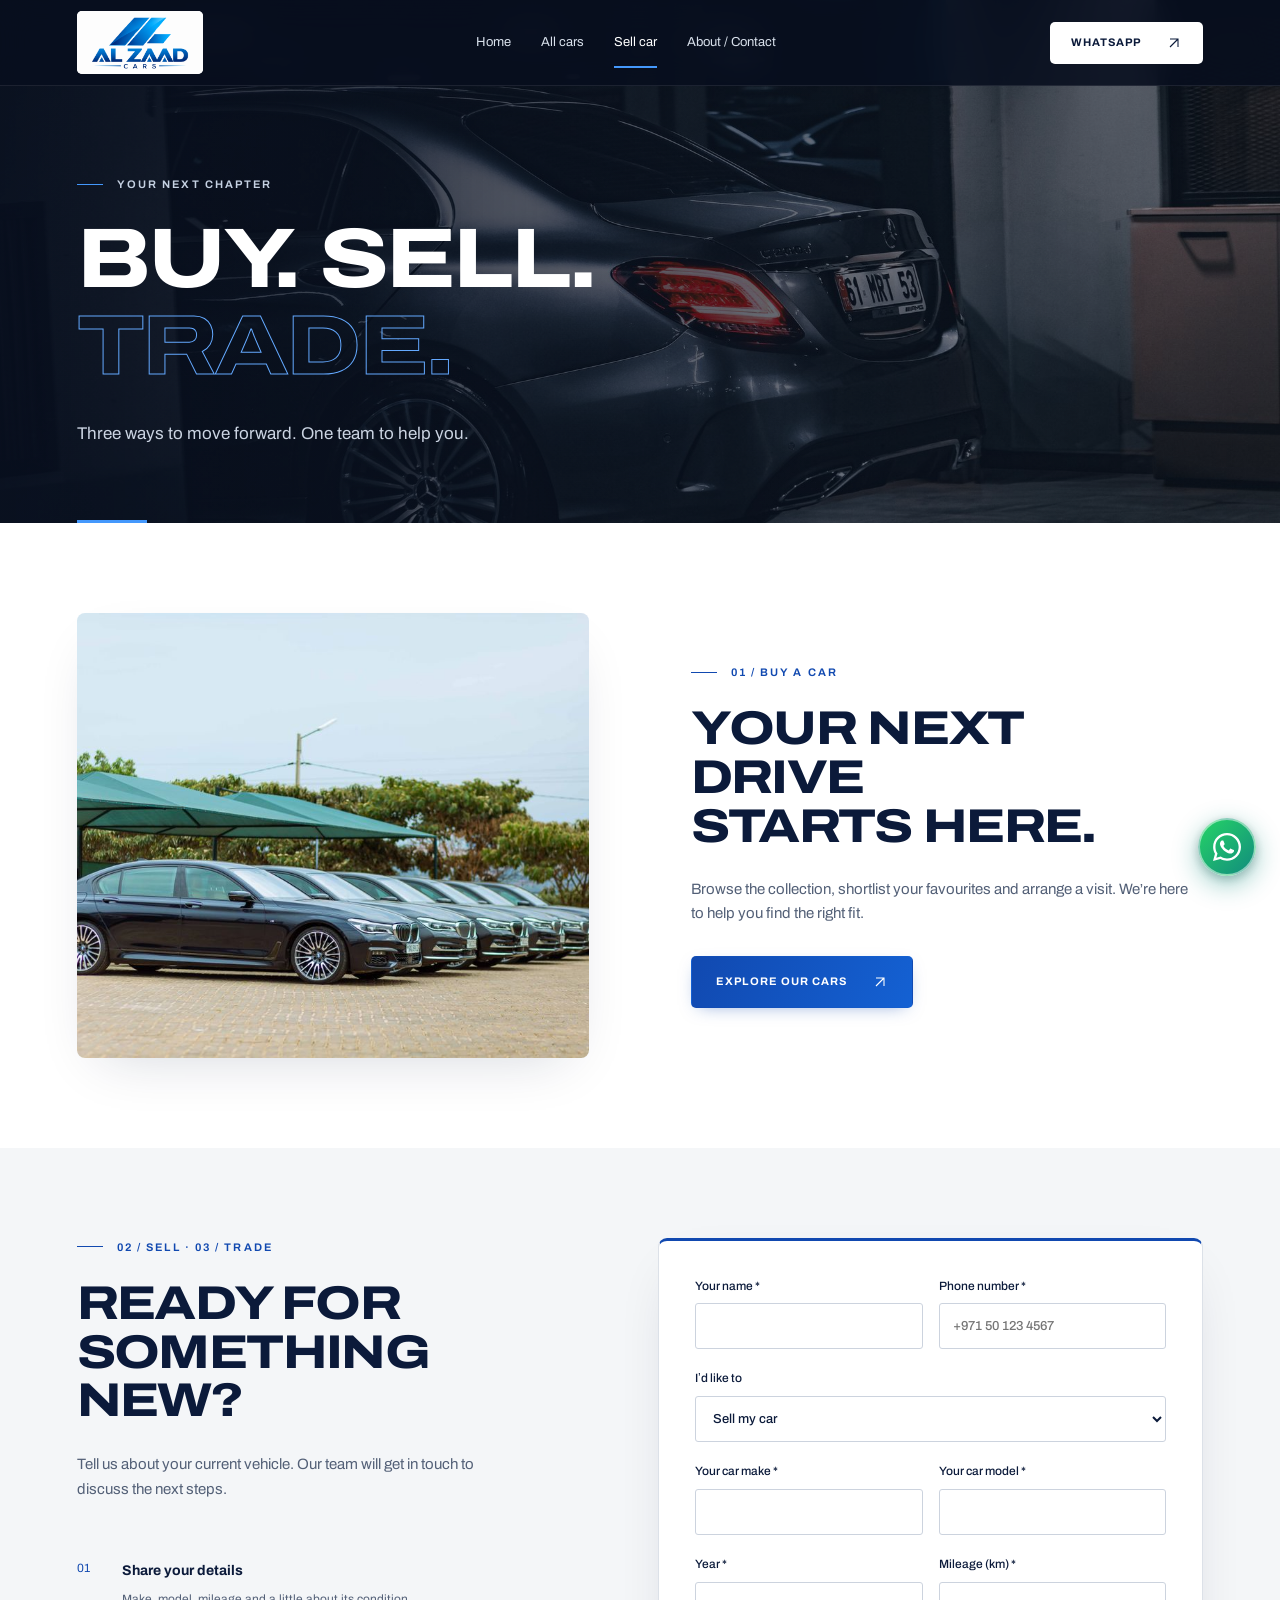
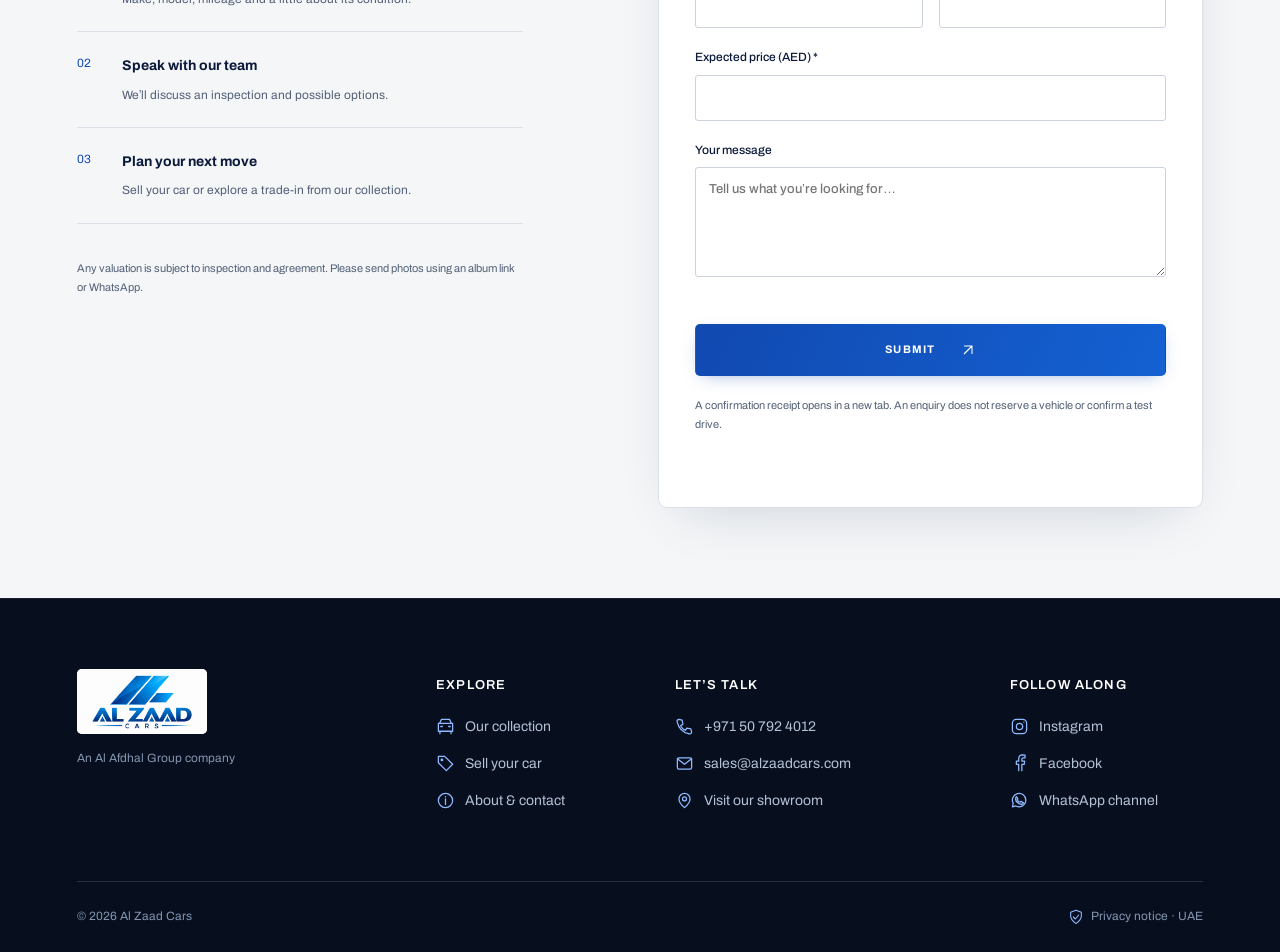
<file: sell.html>
<!doctype html>
<html lang="en">
  <head>
    <meta charset="utf-8" />
    <meta name="viewport" content="width=device-width, initial-scale=1" />
    <title>Buy, sell or trade | Al Zaad Cars</title>
    <meta
      name="description"
      content="Explore pre-owned cars with Al Zaad Cars in UAE. Browse vehicles, sell or trade your car and speak directly with our team."
    />
    <meta name="theme-color" content="#0b1a3a" />
    <link rel="icon" type="image/x-icon" href="favicon.ico" />
    <link rel="icon" type="image/png" sizes="32x32" href="assets/images/favicon-32x32.png" />
    <link rel="icon" type="image/png" sizes="16x16" href="assets/images/favicon-16x16.png" />
    <link rel="icon" type="image/svg+xml" href="assets/images/favicon.svg" />
    <link rel="apple-touch-icon" sizes="180x180" href="assets/images/apple-touch-icon.png" />
    <link rel="manifest" href="site.webmanifest" />
    <link rel="stylesheet" href="assets/css/styles.css" />
    <link rel="stylesheet" href="assets/css/ui-upgrade.css?v=3" />
    <script defer src="assets/js/config.js"></script>
    <script defer src="assets/js/demo-data.js"></script>
    <script defer src="assets/js/app.js?v=3"></script>
    <script defer src="assets/js/ui-effects.js?v=2"></script>
  </head>
  <body data-page="services">
    <a class="skip" href="#main">Skip to content</a>
    <header class="header">
      <div class="wrap nav">
        <a class="brand" href="./" aria-label="Al Zaad Cars home"
          ><img
            src="assets/images/logo.png"
            width="138"
            height="69"
            alt="Al Zaad Cars" /></a
        ><button
          class="menu-toggle"
          aria-expanded="false"
          aria-controls="main-nav"
        >
          Menu <span>☰</span>
        </button>
        <nav id="main-nav" aria-label="Main navigation">
          <a href="./" data-page="home">Home</a
          ><a href="cars" data-page="cars">All cars</a
          ><a href="sell" data-page="services"
            >Sell car</a
          ><a href="about-contact" data-page="contact">About / Contact</a>
        </nav>
        <a
          class="button nav-cta light"
          data-contact="whatsapp"
          href="https://wa.me/971507924012"
          >WhatsApp
          <span
            ><svg
              class="arrow-icon"
              width="16"
              height="16"
              viewBox="0 0 24 24"
              fill="none"
              stroke="currentColor"
              stroke-width="1.6"
              aria-hidden="true"
              focusable="false"
            >
              <path d="M6 18L18 6M6 6h12v12" /></svg></span
        ></a>
      </div>
    </header>
    <main id="main">
      <section
        class="subhero"
        style="--hero: url(&quot;../images/services.jpg&quot;)"
      >
        <div class="wrap">
          <p class="eyebrow">YOUR NEXT CHAPTER</p>
          <h1>Buy. Sell.<br /><span>Trade.</span></h1>
          <p class="hero-copy">
            Three ways to move forward. One team to help you.
          </p>
        </div>
      </section>
      <section class="section wrap buy-intro">
        <img
          src="assets/images/buy.jpg"
          alt="Row of luxury vehicles — representative photography"
          loading="lazy"
        />
        <div>
          <p class="eyebrow blue">01 / BUY A CAR</p>
          <h2>Your next drive<br />starts here.</h2>
          <p>
            Browse the collection, shortlist your favourites and arrange a
            visit. We’re here to help you find the right fit.
          </p>
          <a class="button primary" href="cars"
            >Explore our cars
            <svg
              class="arrow-icon"
              width="16"
              height="16"
              viewBox="0 0 24 24"
              fill="none"
              stroke="currentColor"
              stroke-width="1.6"
              aria-hidden="true"
              focusable="false"
            >
              <path d="M6 18L18 6M6 6h12v12" /></svg
          ></a>
        </div>
      </section>
      <section class="section pale" id="sell">
        <div class="wrap enquiry-layout">
          <div>
            <p class="eyebrow blue">02 / SELL · 03 / TRADE</p>
            <h2>Ready for<br />something new?</h2>
            <p>
              Tell us about your current vehicle. Our team will get in touch to
              discuss the next steps.
            </p>
            <ol class="steps">
              <li>
                <b>Share your details</b
                ><span
                  >Make, model, mileage and a little about its condition.</span
                >
              </li>
              <li>
                <b>Speak with our team</b
                ><span>We’ll discuss an inspection and possible options.</span>
              </li>
              <li>
                <b>Plan your next move</b
                ><span
                  >Sell your car or explore a trade-in from our
                  collection.</span
                >
              </li>
            </ol>
            <p class="field-help">
              Any valuation is subject to inspection and agreement. Please send
              photos using an album link or WhatsApp.
            </p>
          </div>
          <div id="trade">
            <form
              class="enquiry-form"
              method="post"
              target="_blank"
              rel="noopener"
              action=""
              data-enquiry
            >
              <div class="form-note">
                Online enquiries are being prepared. Please call or WhatsApp our
                team.
              </div>
              <input type="hidden" name="requestId" /><input
                type="hidden"
                name="startedAt"
              />
              <div class="honey" aria-hidden="true">
                <label
                  >Leave this field empty<input
                    name="website"
                    tabindex="-1"
                    autocomplete="off"
                /></label>
              </div>
              <div class="form-pair">
                <label
                  >Your name *<input
                    required
                    name="name"
                    maxlength="100"
                    autocomplete="name" /></label
                ><label
                  >Phone number *<input
                    required
                    type="tel"
                    name="phone"
                    maxlength="25"
                    autocomplete="tel"
                    placeholder="+971 50 123 4567"
                    pattern="[+0-9() .-]{7,25}"
                /></label>
              </div>
              <label
                >I’d like to<select name="type">
                  <option value="General">Ask a question</option>
                  <option value="Buy">Buy a car</option>
                  <option selected value="Sell">Sell my car</option>
                  <option value="Trade">Trade my car</option>
                  <option value="Test drive">
                    Arrange a viewing / test drive
                  </option>
                </select></label
              >
              <div class="vehicle-fields" hidden>
                <div class="form-pair">
                  <label
                    >Your car make *<input
                      name="vehicleMake"
                      maxlength="60" /></label
                  ><label
                    >Your car model *<input name="vehicleModel" maxlength="100"
                  /></label>
                </div>
                <div class="form-pair">
                  <label
                    >Year *<input
                      name="vehicleYear"
                      type="number"
                      min="1950"
                      max="2100" /></label
                  ><label
                    >Mileage (km) *<input
                      name="vehicleMileage"
                      type="number"
                      min="0"
                      max="2000000"
                  /></label>
                </div>
                <label
                  >Expected price (AED) *<input
                    required
                    name="expectedPrice"
                    type="number"
                    min="0"
                    max="100000000" /></label
                >
              </div>
              <label
                >Your message<textarea
                  name="message"
                  rows="4"
                  maxlength="2000"
                  placeholder="Tell us what you’re looking for…"
                ></textarea></label
              >
              <input type="hidden" name="consent" value="yes" />
              <div class="captcha-slot"></div>
              <button type="submit" class="button primary" disabled>
                Submit
                <span
                  ><svg
                    class="arrow-icon"
                    width="16"
                    height="16"
                    viewBox="0 0 24 24"
                    fill="none"
                    stroke="currentColor"
                    stroke-width="1.6"
                    aria-hidden="true"
                    focusable="false"
                  >
                    <path d="M6 18L18 6M6 6h12v12" /></svg
                ></span>
              </button>
              <p class="field-help">
                A confirmation receipt opens in a new tab. An enquiry does not
                reserve a vehicle or confirm a test drive.
              </p>
              <p class="form-status" role="status" aria-live="polite"></p>
            </form>
          </div>
        </div>
      </section>
    </main>
    <footer class="footer">
      <div class="wrap footer-grid">
        <div>
          <a class="brand" href="./"
            ><img
              src="assets/images/logo.png"
              width="156"
              height="78"
              alt="Al Zaad Cars"
          /></a>
          <small>An Al Afdhal Group company</small>
        </div>
        <div>
          <h3>Explore</h3>
          <a href="cars" class="footer-link"
            ><svg
              class="footer-icon"
              width="19"
              height="19"
              viewBox="0 0 24 24"
              fill="none"
              stroke="currentColor"
              stroke-width="1.6"
              stroke-linecap="round"
              stroke-linejoin="round"
              aria-hidden="true"
              focusable="false"
            >
              <path
                d="m5 7 2-4h10l2 4M3 8h18v10H3zM5 18v3m14-3v3M6 12h2m8 0h2"
              /></svg
            ><span class="footer-link-text">Our collection</span></a
          ><a href="sell" class="footer-link"
            ><svg
              class="footer-icon"
              width="19"
              height="19"
              viewBox="0 0 24 24"
              fill="none"
              stroke="currentColor"
              stroke-width="1.6"
              stroke-linecap="round"
              stroke-linejoin="round"
              aria-hidden="true"
              focusable="false"
            >
              <path d="M3 3h8l10 10-8 8L3 11z" />
              <circle cx="7.5" cy="7.5" r="1" /></svg
            ><span class="footer-link-text">Sell your car</span></a
          ><a href="about-contact" class="footer-link"
            ><svg
              class="footer-icon"
              width="19"
              height="19"
              viewBox="0 0 24 24"
              fill="none"
              stroke="currentColor"
              stroke-width="1.6"
              stroke-linecap="round"
              stroke-linejoin="round"
              aria-hidden="true"
              focusable="false"
            >
              <circle cx="12" cy="12" r="9" />
              <path d="M12 10v7m0-10v.5" /></svg
            ><span class="footer-link-text">About &amp; contact</span></a
          >
        </div>
        <div>
          <h3>Let’s talk</h3>
          <a data-contact="phone" href="tel:+971507924012" class="footer-link"
            ><svg
              class="footer-icon"
              width="19"
              height="19"
              viewBox="0 0 24 24"
              fill="none"
              stroke="currentColor"
              stroke-width="1.6"
              stroke-linecap="round"
              stroke-linejoin="round"
              aria-hidden="true"
              focusable="false"
            >
              <path
                d="m5 3 4 1 1 5-3 2a15 15 0 0 0 6 6l2-3 5 1 1 4c0 2-2 3-4 2C9 19 5 15 3 7 2 5 3 3 5 3Z"
              /></svg
            ><span class="footer-link-text">+971 50 792 4012</span></a
          ><a
            data-contact="email"
            href="mailto:sales@alzaadcars.com"
            class="footer-link"
            ><svg
              class="footer-icon"
              width="19"
              height="19"
              viewBox="0 0 24 24"
              fill="none"
              stroke="currentColor"
              stroke-width="1.6"
              stroke-linecap="round"
              stroke-linejoin="round"
              aria-hidden="true"
              focusable="false"
            >
              <rect x="3" y="5" width="18" height="14" rx="2" />
              <path d="m3 6 9 7 9-7" /></svg
            ><span class="footer-link-text">sales@alzaadcars.com</span></a
          ><a
            data-contact="maps"
            href="https://maps.app.goo.gl/UCCkHAHCBX9JuDrG9"
            target="_blank"
            rel="noopener"
            class="footer-link"
            ><svg
              class="footer-icon"
              width="19"
              height="19"
              viewBox="0 0 24 24"
              fill="none"
              stroke="currentColor"
              stroke-width="1.6"
              stroke-linecap="round"
              stroke-linejoin="round"
              aria-hidden="true"
              focusable="false"
            >
              <path d="M19 10c0 5-7 11-7 11S5 15 5 10a7 7 0 1 1 14 0Z" />
              <circle cx="12" cy="10" r="2.5" /></svg
            ><span class="footer-link-text">Visit our showroom</span></a
          >
        </div>
        <div>
          <h3>Follow along</h3>
          <a
            data-contact="instagram"
            href="https://www.instagram.com/alzaadcars.ae"
            target="_blank"
            rel="noopener"
            class="footer-link"
            ><svg
              class="footer-icon"
              width="19"
              height="19"
              viewBox="0 0 24 24"
              fill="none"
              stroke="currentColor"
              stroke-width="1.6"
              stroke-linecap="round"
              stroke-linejoin="round"
              aria-hidden="true"
              focusable="false"
            >
              <rect x="3" y="3" width="18" height="18" rx="5" />
              <circle cx="12" cy="12" r="4" />
              <circle
                cx="17.5"
                cy="6.5"
                r=".7"
                fill="currentColor"
                stroke="none"
              /></svg
            ><span class="footer-link-text">Instagram</span></a
          ><a
            data-contact="facebook"
            href="https://www.facebook.com/share/19id28i2YX/"
            target="_blank"
            rel="noopener"
            class="footer-link"
            ><svg
              class="footer-icon"
              width="19"
              height="19"
              viewBox="0 0 24 24"
              fill="none"
              stroke="currentColor"
              stroke-width="1.6"
              stroke-linecap="round"
              stroke-linejoin="round"
              aria-hidden="true"
              focusable="false"
            >
              <path
                d="M15 21v-8h3l.5-4H15V6.5c0-1 .5-1.5 1.5-1.5H19V1.5L16 1c-3.5 0-5 2-5 5v3H8v4h3v8"
              /></svg
            ><span class="footer-link-text">Facebook</span></a
          ><a
            data-contact="channel"
            href="https://whatsapp.com/channel/0029VbBZE9gIiRozAe9hMp42"
            target="_blank"
            rel="noopener"
            class="footer-link"
            ><svg
              class="footer-icon"
              width="19"
              height="19"
              viewBox="0 0 24 24"
              fill="none"
              stroke="currentColor"
              stroke-width="1.6"
              stroke-linecap="round"
              stroke-linejoin="round"
              aria-hidden="true"
              focusable="false"
            >
              <path
                d="M20 11.5a8.5 8.5 0 0 1-12.6 7.4L3 20l1.1-4.4A8.5 8.5 0 1 1 20 11.5Z"
              />
              <path d="m8 7 2 3-1 1c1 2 2 3 4 3l1-1 3 2c-2 4-10 0-10-5Z" /></svg
            ><span class="footer-link-text">WhatsApp channel</span></a
          >
        </div>
      </div>
      <div class="wrap footer-bottom">
        <span>© <span data-year>2026</span> Al Zaad Cars</span
        ><span
          ><a href="privacy" class="footer-link"
            ><svg
              class="footer-icon"
              width="19"
              height="19"
              viewBox="0 0 24 24"
              fill="none"
              stroke="currentColor"
              stroke-width="1.6"
              stroke-linecap="round"
              stroke-linejoin="round"
              aria-hidden="true"
              focusable="false"
            >
              <path d="m12 2 8 3v6c0 5-8 11-8 11S4 16 4 11V5Z" />
              <path d="m8 12 3 3 5-6" /></svg
            ><span class="footer-link-text">Privacy notice</span></a
          >
          · UAE</span
        >
      </div>
    </footer>
    <a
      class="chat-float"
      data-contact="whatsapp"
      href="https://wa.me/971507924012"
      aria-label="WhatsApp Al Zaad Cars"
      target="_blank"
      rel="noopener noreferrer"
      ><svg class="whatsapp-icon" width="34" height="34" viewBox="0 0 448 512" fill="currentColor" aria-hidden="true" focusable="false"><path d="M380.9 97.1C339 55.1 283.2 32 223.9 32c-122.4 0-222 99.6-222 222 0 39.1 10.2 77.3 29.6 111L0 480l117.7-30.9c32.4 17.7 68.9 27 106.1 27h.1c122.3 0 224.1-99.6 224.1-222 0-59.3-25.2-115-67.1-157zm-157 341.6c-33.2 0-65.7-8.9-94-25.7l-6.7-4-69.8 18.3L72 359.2l-4.4-7c-18.5-29.4-28.2-63.3-28.2-98.2 0-101.7 82.8-184.5 184.6-184.5 49.3 0 95.6 19.2 130.4 54.1 34.8 34.9 56.2 81.2 56.1 130.5 0 101.8-84.9 184.6-186.6 184.6zm101.2-138.2c-5.5-2.8-32.8-16.2-37.9-18-5.1-1.9-8.8-2.8-12.5 2.8-3.7 5.6-14.3 18-17.6 21.8-3.2 3.7-6.5 4.2-12 1.4-32.6-16.3-54-29.1-75.5-66-5.7-9.8 5.7-9.1 16.3-30.3 1.8-3.7.9-6.9-.5-9.7-1.4-2.8-12.5-30.1-17.1-41.2-4.5-10.8-9.1-9.3-12.5-9.5-3.2-.2-6.9-.2-10.6-.2-3.7 0-9.7 1.4-14.8 6.9-5.1 5.6-19.4 19-19.4 46.3 0 27.3 19.9 53.7 22.6 57.4 2.8 3.7 39.1 59.7 94.8 83.8 35.2 15.2 49 16.5 66.6 13.9 10.7-1.6 32.8-13.4 37.4-26.4 4.6-13 4.6-24.1 3.2-26.4-1.3-2.5-5-3.9-10.5-6.6z"/></svg></a
    ><noscript
      ><div class="noscript">
        Enable JavaScript to load the car catalogue. Call
        <a href="tel:+971507924012">+971 50 792 4012</a> for assistance.
      </div></noscript
    >
  </body>
</html>
</file>
<file: assets/css/styles.css>
@font-face {
  font-family: Archivo;
  src: url("../fonts/archivo.ttf") format("truetype");
  font-weight: 100 900;
  font-stretch: 62% 125%;
  font-display: swap;
  unicode-range: U+0000-024F, U+1E00-1EFF;
}

:root {
  --navy: #0b1a3a;
  --blue: #1149b0;
  --glow: #4498fc;
  --ice: #f4f6f8;
  --ink: #0b1a3a;
  --muted: #536077;
  --line: #dce1e8;
  --dark: #070e1e;
  --max: 1320px;
  --space: clamp(64px, 7vw, 108px);
}

* {
  box-sizing: border-box;
}

html {
  scroll-behavior: smooth;
  scroll-padding-top: 98px;
}

body {
  margin: 0;
  font-family: Archivo, Arial, sans-serif;
  background: #fff;
  color: var(--ink);
  font-size: 15px;
  line-height: 1.65;
  -webkit-font-smoothing: antialiased;
}

a {
  color: inherit;
  text-decoration: none;
}

button,
input,
select,
textarea {
  font: inherit;
  color: inherit;
}

button,
a,
input,
select,
textarea {
  -webkit-tap-highlight-color: transparent;
}

button,
a {
  touch-action: manipulation;
}

button {
  cursor: pointer;
}

img {
  display: block;
  max-width: 100%;
}

h1,
h2,
h3,
p {
  margin: 0;
}

h1,
h2 {
  font-stretch: 120%;
  font-weight: 760;
  line-height: 1.03;
  letter-spacing: -0.035em;
  text-transform: uppercase;
}

h1 {
  font-size: clamp(44px, 6.6vw, 88px);
}

h2 {
  font-size: clamp(32px, 3.7vw, 50px);
}

h3 {
  font-size: 20px;
  line-height: 1.25;
  letter-spacing: -0.02em;
}

p {
  color: var(--muted);
}

p+p {
  margin-top: 18px;
}

button {
  border: 0;
}

button:disabled {
  cursor: not-allowed;
  opacity: 0.5;
}

:focus-visible {
  outline: 3px solid var(--glow);
  outline-offset: 5px;
}

[hidden] {
  display: none !important;
}

.wrap {
  width: min(var(--max), 88%);
  margin-inline: auto;
}

.section {
  padding-block: var(--space);
}

.eyebrow {
  font-size: 11px;
  letter-spacing: 0.19em;
  font-weight: 650;
  text-transform: uppercase;
  color: #c5d1e2;
  margin-bottom: 23px;
  display: flex;
  gap: 14px;
  align-items: center;
}

.eyebrow:before {
  content: "";
  width: 26px;
  height: 1px;
  background: var(--glow);
}

.eyebrow.blue {
  color: var(--blue);
}

.header {
  height: 86px;
  position: fixed;
  z-index: 30;
  top: 0;
  left: 0;
  right: 0;
  background: rgba(7, 14, 30, 0.88);
  border-bottom: 1px solid #ffffff15;
  backdrop-filter: blur(16px);
}

.nav {
  height: 100%;
  display: flex;
  align-items: center;
  gap: 40px;
  justify-content: space-between;
}

.brand {
  display: block;
  flex-shrink: 0;
  line-height: 0;
}

.brand img {
  width: 126px;
  height: 63px;
  object-fit: contain;
  background: #fff;
  border-radius: 3px;
}

.nav nav {
  display: flex;
  gap: 30px;
  height: 100%;
  align-items: center;
}

.nav nav a {
  font-size: 13px;
  color: #d9e1ec;
  position: relative;
}

.nav nav a[aria-current="page"] {
  color: #fff;
}

.nav nav a[aria-current="page"]:after {
  content: "";
  position: absolute;
  bottom: -15px;
  height: 2px;
  left: 0;
  right: 0;
  background: var(--glow);
}

.button {
  display: inline-flex;
  align-items: center;
  justify-content: center;
  gap: 25px;
  min-height: 52px;
  padding: 14px 24px;
  border: 1px solid transparent;
  border-radius: 3px;
  font-size: 11px;
  font-weight: 700;
  letter-spacing: 0.095em;
  text-transform: uppercase;
  line-height: 1.4;
  transition:
    background 0.2s,
    transform 0.2s;
  color: var(--navy);
}

.button span {
  font-size: 20px;
  line-height: 1;
}

.button:hover {
  transform: translateY(-2px);
}

.primary {
  background: var(--blue);
  color: white;
}

.primary:hover {
  background: #08388f;
}

.light {
  background: #fff;
  color: var(--navy);
}

.outline {
  border-color: #ffffff65;
  color: #fff;
  background: #ffffff04;
}

.outline:hover {
  background: #ffffff12;
}

.bordered {
  border-color: var(--line);
  background: white;
}

.nav-cta {
  min-height: 42px;
  padding: 10px 20px;
}

.menu-toggle {
  display: none;
}

.skip {
  position: fixed;
  top: -80px;
  background: #fff;
  padding: 12px 22px;
  z-index: 100;
}

.skip:focus {
  top: 10px;
}

.hero {
  height: min(850px, 100svh);
  min-height: 700px;
  position: relative;
  background: var(--dark);
  color: #fff;
  isolation: isolate;
}

.hero-image,
.hero-shade {
  position: absolute;
  inset: 0;
  width: 100%;
  height: 100%;
  object-fit: cover;
  z-index: -2;
}

.hero-image {
  object-position: center 58%;
}

.hero-shade {
  z-index: -1;
  background:
    linear-gradient(90deg, rgba(6, 12, 28, 0.79), rgba(6, 12, 28, 0.12)),
    linear-gradient(0deg, #070e1ee8, transparent 60%);
}

.hero-inner {
  padding-top: clamp(200px, 18vh, 250px);
}

.hero h1 {
  font-size: clamp(42px, 5.8vw, 76px);
  font-stretch: 115%;
  line-height: 1.04;
  letter-spacing: -0.025em;
  margin-left: -3px;
  margin-bottom: 6px;
}

.hero h1 span,
.subhero h1 span {
  color: transparent;
  -webkit-text-stroke: 1px #64a9ff;
}

.hero-copy {
  font-size: 18px;
  color: #cbd4e2;
  max-width: 600px;
  line-height: 1.65;
  margin-top: 30px;
}

.actions {
  display: flex;
  gap: 14px;
  flex-wrap: wrap;
  margin-top: 32px;
}

.hero-bottom {
  display: flex;
  justify-content: space-between;
  align-items: center;
  margin-top: 50px;
  border-top: 1px solid #ffffff30;
  padding-top: 19px;
  color: #b7c5d8;
  font-size: 10px;
  letter-spacing: 0.15em;
  text-transform: uppercase;
}

.search-wrap {
  position: relative;
  margin-top: -32px;
  z-index: 2;
}

.quick-search {
  background: #fff;
  box-shadow: 0 16px 50px #0b1a3a0c;
  border: 1px solid var(--line);
  border-radius: 5px;
  padding: 20px;
  display: grid;
  grid-template-columns: repeat(4, 1fr) 1.3fr;
  gap: 0;
}

.quick-search label {
  font-size: 11px;
  color: var(--muted);
  padding: 0 18px;
  border-right: 1px solid var(--line);
}

.quick-search select {
  margin-top: 5px;
  border: 0;
  background: white;
  padding: 8px 22px 8px 0;
  font-size: 13px;
}

.quick-search .button {
  margin-left: 20px;
  padding-inline: 15px;
}

.section-heading {
  display: flex;
  justify-content: space-between;
  align-items: flex-end;
  gap: 25px;
  margin-bottom: 38px;
}

.section-heading h2+p {
  margin-top: 20px;
}

.section-heading .eyebrow {
  margin-bottom: 14px;
}

.text-link {
  font-size: 12px;
  letter-spacing: 0.045em;
  border-bottom: 1px solid currentColor;
  padding-bottom: 7px;
  display: inline-flex;
  align-items: center;
  gap: 35px;
  font-weight: 600;
}

.text-link:hover {
  color: var(--blue);
}

.inventory-notice {
  font-size: 12px;
  background: #f0f4fb;
  border-left: 2px solid var(--blue);
  padding: 12px 15px;
  margin-bottom: 25px;
}

.inventory-notice:empty {
  display: none;
}

.car-grid {
  display: grid;
  grid-template-columns: repeat(3, minmax(0, 1fr));
  gap: 26px;
}

.home-grid {
  grid-template-columns: repeat(4, minmax(0, 1fr));
}

.car-card {
  border: 1px solid var(--line);
  border-radius: 5px;
  overflow: hidden;
  background: #fff;
  transition:
    box-shadow 0.2s,
    transform 0.2s;
}

.car-card:hover {
  transform: translateY(-4px);
  box-shadow: 0 14px 40px #0b1a3a0c;
}

.car-image {
  position: relative;
  aspect-ratio: 1.4;
  display: block;
  overflow: hidden;
  background: #e9edf2;
}

.car-image img {
  width: 100%;
  height: 100%;
  object-fit: cover;
  transition: transform 0.6s;
}

.car-card:hover img {
  transform: scale(1.035);
}

.badge {
  position: absolute;
  top: 14px;
  left: 14px;
  background: rgba(255, 255, 255, 0.95);
  backdrop-filter: blur(4px);
  padding: 4px 10px;
  font-size: 11px;
  font-weight: 600;
  letter-spacing: 0.05em;
  text-transform: uppercase;
  border-radius: 4px;
  color: var(--ink);
  box-shadow: 0 2px 6px rgba(0, 0, 0, 0.15);
  z-index: 2;
}

/* Prominent Status Badge on Image (Top-Right) */
.badge.status {
  right: 14px;
  left: auto;
  top: 14px;
  padding: 6px 14px;
  font-size: 12px;
  font-weight: 700;
  letter-spacing: 0.08em;
  text-transform: uppercase;
  border-radius: 4px;
  box-shadow: 0 4px 14px rgba(0, 0, 0, 0.45);
  display: inline-flex;
  align-items: center;
  gap: 7px;
  z-index: 3;
  line-height: 1;
}

.badge.status .status-dot,
.badge.status::before {
  content: "";
  display: inline-block;
  width: 7px;
  height: 7px;
  border-radius: 50%;
  background: #ffffff;
  box-shadow: 0 0 6px #ffffff;
  flex-shrink: 0;
}

/* Reserved Status Badge */
.badge.status.status-reserved,
.badge.status:not([class*="status-sold"]) {
  background: linear-gradient(135deg, #d97706, #b45309);
  color: #ffffff;
  border: 1px solid rgba(255, 255, 255, 0.35);
}

/* Sold Status Badge */
.badge.status.status-sold {
  background: linear-gradient(135deg, #dc2626, #991b1b);
  color: #ffffff;
  border: 1px solid rgba(255, 255, 255, 0.35);
}

.car-card.is-reserved .car-image img,
.car-card.is-sold .car-image img {
  filter: brightness(0.92);
}

.car-info {
  padding: 22px;
}

.car-make {
  font-size: 11px;
  color: var(--muted);
  margin-bottom: 6px;
}

.car-info h3 {
  font-size: 19px;
  min-height: 48px;
}

.specs {
  display: grid;
  grid-template-columns: 1fr 1fr;
  gap: 10px;
  margin: 19px 0;
  padding: 0;
}

.specs div {
  display: flex;
  flex-direction: column;
}

.specs dt {
  font-size: 9px;
  letter-spacing: 0.08em;
  text-transform: uppercase;
  color: var(--muted);
}

.specs dd {
  font-size: 12px;
  margin: 2px 0 0;
}

.car-bottom {
  display: flex;
  justify-content: space-between;
  align-items: center;
  gap: 12px;
  border-top: 1px solid var(--line);
  padding-top: 17px;
}

.price-wrap {
  display: flex;
  align-items: center;
  gap: 10px;
  flex-wrap: wrap;
}

.status-pill {
  display: inline-flex;
  align-items: center;
  font-size: 11px;
  font-weight: 700;
  text-transform: uppercase;
  letter-spacing: 0.06em;
  padding: 4px 9px;
  border-radius: 3px;
  line-height: 1;
}

.status-pill.status-reserved,
.status-pill:not([class*="status-sold"]) {
  background: #fef3c7;
  color: #92400e;
  border: 1px solid #fde68a;
}

.status-pill.status-sold {
  background: #fee2e2;
  color: #991b1b;
  border: 1px solid #fecaca;
}

.price {
  font-size: 19px;
  font-weight: 700;
  letter-spacing: -0.025em;
  color: var(--navy);
}

.price small {
  font-size: 10px;
  letter-spacing: 0.03em;
  margin-right: 4px;
}

.round-link {
  width: 32px;
  height: 32px;
  border: 1px solid var(--line);
  border-radius: 50%;
  display: grid;
  place-items: center;
  font-size: 19px;
}

.confidence {
  background: var(--navy);
  color: white;
}

.confidence-grid {
  display: grid;
  grid-template-columns: 1fr 1fr;
  gap: 13%;
}

.confidence h2 {
  margin-bottom: 25px;
}

.confidence p {
  color: #bcc9dc;
  max-width: 450px;
}

.confidence .text-link {
  margin-top: 28px;
}

.principles article {
  display: flex;
  gap: 28px;
  padding: 26px 0;
  border-bottom: 1px solid #ffffff24;
}

.principles article:first-child {
  padding-top: 0;
}

.principles article>span {
  color: #6e9fdf;
  font-size: 12px;
  padding-top: 4px;
}

.principles h3 {
  font-size: 19px;
  margin-bottom: 10px;
}

.principles p {
  font-size: 14px;
}

.brand-list {
  display: grid;
  grid-template-columns: repeat(6, 1fr);
  border-top: 1px solid var(--line);
  border-bottom: 1px solid var(--line);
}

.brand-list a {
  padding: 27px 15px;
  border-right: 1px solid var(--line);
  text-align: center;
  font-size: 12px;
  font-weight: 700;
}

.brand-list a:last-child {
  border: 0;
}

.brand-list small {
  display: block;
  color: var(--muted);
  font-size: 10px;
  margin-top: 6px;
  font-weight: 400;
}

.brand-list a:hover {
  background: var(--ice);
}

.services-section {
  background: var(--ice);
}

.service-grid {
  display: grid;
  grid-template-columns: repeat(3, 1fr);
  gap: 22px;
}

.service-card {
  min-height: 430px;
  position: relative;
  isolation: isolate;
  overflow: hidden;
  color: white;
  border-radius: 4px;
  display: flex;
  align-items: flex-end;
}

.service-card:after {
  content: "";
  position: absolute;
  inset: 0;
  background: linear-gradient(0deg, #070e1ef2, transparent 100%);
  z-index: -1;
}

.service-card img {
  position: absolute;
  inset: 0;
  width: 100%;
  height: 100%;
  object-fit: cover;
  z-index: -2;
  transition: transform 0.5s;
}

.service-card:hover img {
  transform: scale(1.04);
}

.service-card>div {
  padding: 30px;
  width: 100%;
}

.service-card span {
  font-size: 10px;
  color: #c5d3e5;
  letter-spacing: 0.15em;
}

.service-card h3 {
  font-size: 28px;
  margin-top: 16px;
}

.service-card p {
  border-top: 1px solid #ffffff45;
  margin-top: 22px;
  padding-top: 18px;
  color: white;
  font-size: 12px;
  display: flex;
  justify-content: space-between;
}

.service-card b {
  font-size: 21px;
  font-weight: 400;
}

.visit {
  display: grid;
  grid-template-columns: 1fr 1fr;
  gap: 12%;
}

.visit h2 {
  margin-bottom: 25px;
}

.visit p {
  max-width: 450px;
}

.visit .button {
  margin-top: 30px;
}

.visit-panel {
  padding: 45px;
  border: 1px solid var(--line);
  display: flex;
  flex-direction: column;
  justify-content: center;
  background: linear-gradient(135deg, #f1f4f8, #fff);
}

.visit-panel .eyebrow {
  color: var(--blue);
}

.visit-panel h3 {
  font-size: 30px;
  line-height: 1.3;
  margin-bottom: 30px;
}

.visit-panel a {
  padding: 12px 0;
  font-size: 14px;
  border-bottom: 1px solid var(--line);
}

.final-cta {
  padding: 80px 0;
  background: var(--blue);
  color: white;
}

.final-cta h2 {
  font-size: clamp(45px, 5vw, 72px);
}

.final-cta .wrap {
  position: relative;
}

.final-cta .actions {
  position: absolute;
  right: 0;
  bottom: 0;
}

.footer {
  background: var(--dark);
  color: white;
  padding: 70px 0 25px;
}

.footer-grid {
  display: grid;
  grid-template-columns: 1.3fr 0.8fr 1.2fr 0.8fr;
  gap: 45px;
}

.footer .brand img {
  width: 130px;
  height: 65px;
}

.footer p {
  font-size: 12px;
  line-height: 1.8;
  color: #a9b7cb;
  margin-top: 20px;
}

.footer small {
  font-size: 10px;
  color: #8395b0;
  display: block;
  margin-top: 15px;
}

.footer h3 {
  font-size: 11px;
  font-weight: 600;
  letter-spacing: 0.09em;
  text-transform: uppercase;
  margin: 8px 0 22px;
}

.footer-grid>div>a:not(.brand) {
  display: block;
  font-size: 12px;
  color: #b4c2d6;
  margin-bottom: 12px;
  overflow-wrap: anywhere;
}

.footer-bottom {
  border-top: 1px solid #ffffff22;
  margin-top: 55px;
  padding-top: 25px;
  font-size: 10px;
  color: #8496b1;
  display: flex;
  justify-content: space-between;
}

.chat-float {
  position: fixed;
  bottom: 22px;
  right: 22px;
  z-index: 35;
  background: var(--navy);
  color: white;
  padding: 13px 22px;
  box-shadow: 0 6px 25px #0003;
  border: 1px solid #ffffff30;
  border-radius: 40px;
  font-size: 12px;
  display: flex;
  gap: 25px;
}

.subhero {
  background:
    linear-gradient(90deg, #070e1ee6, #070e1e70),
    var(--hero) center/cover;
  padding: 175px 0 75px;
  color: #fff;
}

.subhero h1 {
  max-width: 1100px;
}

.subhero .hero-copy {
  font-size: 17px;
  max-width: 650px;
}

.catalogue {
  display: block;
  background: white;
  padding-top: 48px;
}

.filter-form {
  align-self: start;
  background: var(--ice);
  padding: 24px;
  border: 1px solid var(--line);
  border-radius: 4px;
  display: grid;
  gap: 17px;
}

.filter-heading {
  display: flex;
  justify-content: space-between;
  align-items: center;
  margin-bottom: 7px;
}

.filter-heading h2 {
  font-size: 19px;
  text-transform: none;
  letter-spacing: -0.02em;
}

.text-button {
  background: none;
  color: var(--blue);
  padding: 0;
  font-size: 11px;
  text-decoration: underline;
}

label {
  display: block;
  font-size: 12px;
  font-weight: 500;
}

input,
select,
textarea {
  width: 100%;
  border: 1px solid #ccd3de;
  background: white;
  border-radius: 3px;
  min-height: 46px;
  padding: 11px 13px;
  margin-top: 7px;
  font-size: 13px;
}

select {
  padding-right: 25px;
}

textarea {
  resize: vertical;
}

label>span {
  font-size: 10px;
  color: var(--muted);
  font-weight: 400;
}

.form-pair {
  display: grid;
  grid-template-columns: 1fr 1fr;
  gap: 16px;
}

.results {
  min-width: 0;
}

.results-top {
  display: flex;
  justify-content: space-between;
  align-items: center;
  gap: 20px;
  margin-bottom: 23px;
}

.results-top p {
  font-size: 13px;
}

.sort-label {
  display: flex;
  align-items: center;
  gap: 10px;
  white-space: nowrap;
  font-size: 11px;
}

.sort-label select {
  min-height: 40px;
  margin: 0;
  width: 160px;
}

.results .car-grid {
  gap: 20px;
}

.results .car-info {
  padding: 18px;
}

.results .car-info h3 {
  font-size: 18px;
}

.results .price {
  font-size: 17px;
}

#load-more {
  margin: 35px auto 0;
  display: flex;
}

.empty {
  grid-column: 1/-1;
  border: 1px solid var(--line);
  padding: 55px 30px;
  text-align: center;
  border-radius: 4px;
}

.empty h2 {
  font-size: 26px;
  margin-bottom: 16px;
}

.empty .button {
  margin-top: 20px;
}

.detail-section {
  padding-top: 135px;
}

.detail-section>.text-link {
  margin-bottom: 25px;
}

.detail-heading {
  display: flex;
  justify-content: space-between;
  gap: 25px;
  margin-bottom: 35px;
  align-items: flex-end;
}

.detail-heading h1 {
  font-size: clamp(32px, 4vw, 58px);
  margin: 10px 0;
}

.detail-heading .price {
  font-size: 30px;
  white-space: nowrap;
}

.detail-layout {
  display: grid;
  grid-template-columns: 1.55fr 1fr;
  gap: 45px;
}

.title-with-status {
  display: flex;
  align-items: center;
  gap: 14px;
  flex-wrap: wrap;
}

.title-with-status h1 {
  margin: 10px 0;
}

.status-notice {
  padding: 14px 16px;
  border-radius: 6px;
  margin-bottom: 20px;
  font-size: 13.5px;
  line-height: 1.5;
}

.status-notice p {
  margin: 0;
}

.status-notice.reserved {
  background: #fffbeb;
  border: 1px solid #fde68a;
  color: #92400e;
}

.status-notice.sold {
  background: #fef2f2;
  border: 1px solid #fecaca;
  color: #991b1b;
}

.gallery-main {
  position: relative;
  background: var(--ice);
  aspect-ratio: 1.45;
  border-radius: 4px;
  overflow: hidden;
}

.gallery-main .badge.status {
  top: 18px;
  right: 18px;
  padding: 8px 18px;
  font-size: 13px;
  letter-spacing: 0.1em;
}

.gallery-main img {
  height: 100%;
  width: 100%;
  object-fit: cover;
}

.gallery-thumbs {
  display: flex;
  gap: 10px;
  margin-top: 12px;
  flex-wrap: wrap;
}

.gallery-thumbs button {
  background: white;
  padding: 0;
  width: 88px;
  height: 60px;
  border: 2px solid transparent;
  border-radius: 3px;
  overflow: hidden;
}

.gallery-thumbs button[aria-pressed="true"] {
  border-color: var(--blue);
}

.gallery-thumbs img {
  width: 100%;
  height: 100%;
  object-fit: cover;
}

.detail-summary {
  padding: 28px;
  background: var(--ice);
  border: 1px solid var(--line);
  align-self: start;
}

.detail-summary .specs {
  grid-template-columns: 1fr 1fr;
  gap: 21px;
}

.detail-summary .specs dt {
  font-size: 10px;
}

.detail-summary .specs dd {
  font-size: 14px;
}

.detail-summary .button {
  width: 100%;
  margin-top: 12px;
}

.detail-summary .field-help {
  margin-top: 20px;
}

.car-description {
  margin-top: 35px;
  max-width: 850px;
}

.car-description h2 {
  font-size: 26px;
  margin: 25px 0 16px;
}

.features {
  display: flex;
  flex-wrap: wrap;
  list-style: none;
  gap: 10px;
  padding: 0;
}

.features li {
  border: 1px solid var(--line);
  padding: 7px 14px;
  font-size: 12px;
}

.pale {
  background: var(--ice);
}

.enquiry-layout {
  display: grid;
  grid-template-columns: 0.9fr 1.1fr;
  gap: 12%;
}

.enquiry-layout h2+p {
  margin-top: 27px;
}

.enquiry-layout>.text-link {
  margin-top: 25px;
}

.enquiry-layout>div>p {
  max-width: 450px;
}

.enquiry-layout .text-link {
  margin-top: 25px;
}

.enquiry-form {
  padding: 32px;
  background: #fff;
  border: 1px solid var(--line);
  border-radius: 5px;
  display: grid;
  gap: 20px;
}

.form-note {
  font-size: 12px;
  background: #edf2fa;
  padding: 13px;
  border-left: 2px solid var(--blue);
  color: var(--ink);
}

.form-note:empty {
  display: none;
}

.enquiry-form .vehicle-fields {
  display: grid;
  gap: 20px;
}

.field-help {
  font-size: 11px;
  line-height: 1.7;
  color: var(--muted);
}

.consent {
  display: flex;
  gap: 12px;
  align-items: flex-start;
}

.consent input {
  width: 17px;
  height: 17px;
  min-height: 0;
  margin-top: 3px;
  flex-shrink: 0;
  accent-color: var(--blue);
}

.consent span {
  font-size: 11px;
  color: var(--muted);
  line-height: 1.7;
}

.consent a {
  text-decoration: underline;
}

.honey {
  position: absolute;
  left: -10000px;
  width: 1px;
  height: 1px;
  overflow: hidden;
}

.form-status {
  font-size: 12px;
}

.buy-intro {
  display: grid;
  grid-template-columns: 1fr 1fr;
  gap: 9%;
  align-items: center;
}

.buy-intro>img {
  width: 100%;
  aspect-ratio: 1.15;
  object-fit: cover;
  border-radius: 4px;
}

.buy-intro h2+p {
  margin-top: 26px;
}

.buy-intro .button {
  margin-top: 30px;
}

.steps {
  list-style: none;
  padding: 0;
  counter-reset: step;
  margin: 35px 0;
}

.steps li {
  counter-increment: step;
  position: relative;
  padding: 22px 0 22px 45px;
  border-bottom: 1px solid var(--line);
  font-size: 14px;
}

.steps li:before {
  content: "0" counter(step);
  position: absolute;
  left: 0;
  color: var(--blue);
  font-size: 12px;
}

.steps span {
  display: block;
  font-size: 12px;
  color: var(--muted);
  margin-top: 8px;
}

.contact-list {
  margin: 30px 0;
}

.contact-list a {
  display: block;
  padding: 20px 0;
  border-bottom: 1px solid var(--line);
  overflow-wrap: anywhere;
  font-size: 16px;
}

.contact-list small {
  display: block;
  font-size: 9px;
  letter-spacing: 0.12em;
  color: var(--muted);
  margin-bottom: 6px;
}

.legal {
  padding-top: 155px;
  max-width: 820px;
}

.legal h1 {
  font-size: 50px;
  margin-bottom: 35px;
}

.legal h2 {
  font-size: 24px;
  margin: 35px 0 15px;
}

.legal a {
  text-decoration: underline;
}

.noscript {
  position: fixed;
  bottom: 0;
  left: 0;
  right: 0;
  background: white;
  border-top: 2px solid var(--blue);
  padding: 20px;
  z-index: 99;
}

@media (min-width: 1500px) {
  .hero-inner {
    padding-top: 230px;
  }
}

@media (max-width: 1150px) {
  .nav {
    gap: 20px;
  }

  .nav nav {
    gap: 18px;
  }

  .wrap {
    width: 90%;
  }

  .home-grid {
    grid-template-columns: repeat(2, 1fr);
  }

  .catalogue {
    display: block;
  }

  .results .car-grid {
    grid-template-columns: repeat(2, 1fr);
  }

  .footer-grid {
    gap: 25px;
  }

  .quick-search {
    padding: 16px;
  }

  .quick-search label {
    padding: 0 12px;
  }

  .quick-search .button {
    margin-left: 12px;
  }

  .service-card {
    min-height: 370px;
  }

  .service-card>div {
    padding: 24px;
  }

  .service-card h3 {
    font-size: 24px;
  }
}

@media (max-width: 800px) {
  .header {
    height: 76px;
  }

  .brand img {
    width: 108px;
    height: 54px;
  }

  .nav-cta {
    display: none;
  }

  .menu-toggle {
    display: flex;
    gap: 14px;
    align-items: center;
    background: none;
    color: white;
    font-size: 13px;
    padding: 12px 0;
  }

  .menu-toggle span {
    font-size: 20px;
  }

  .nav nav {
    display: none;
    position: absolute;
    top: 76px;
    left: 0;
    right: 0;
    background: var(--dark);
    height: auto;
    padding: 24px 5%;
    flex-direction: column;
    align-items: stretch;
    gap: 0;
    border-top: 1px solid #ffffff20;
  }

  .nav nav.open {
    display: flex;
  }

  .nav nav a {
    padding: 16px;
    font-size: 15px;
  }

  .nav nav a[aria-current="page"]:after {
    bottom: 8px;
    left: 16px;
    right: auto;
    width: 25px;
  }

  .hero {
    min-height: 660px;
    height: auto;
  }

  .hero-inner {
    padding-top: 165px;
    padding-bottom: 85px;
  }

  .hero h1 {
    font-size: clamp(36px, 7.5vw, 56px);
  }

  .hero-copy {
    font-size: 16px;
  }

  .hero-image {
    object-position: 62% center;
  }

  .hero-bottom {
    margin-top: 36px;
  }

  .quick-search {
    grid-template-columns: 1fr 1fr;
    gap: 18px;
    padding: 22px;
  }

  .quick-search label {
    border: 0;
    padding: 0;
  }

  .quick-search .button {
    grid-column: 1/-1;
    margin: 0;
  }

  .quick-search select {
    border: 1px solid var(--line);
    padding-left: 10px;
    background: var(--ice);
  }

  .section-heading {
    align-items: flex-start;
  }

  .section-heading>p {
    display: none;
  }

  .confidence-grid {
    gap: 50px;
    grid-template-columns: 1fr;
  }

  .brand-list {
    grid-template-columns: repeat(3, 1fr);
  }

  .brand-list a {
    border-bottom: 1px solid var(--line);
  }

  .brand-list a:nth-child(3n) {
    border-right: 0;
  }

  .service-grid {
    gap: 15px;
  }

  .service-card {
    min-height: 340px;
  }

  .service-card>div {
    padding: 20px;
  }

  .service-card h3 {
    font-size: 21px;
  }

  .service-card p {
    font-size: 11px;
  }

  .visit {
    gap: 35px;
  }

  .visit-panel {
    padding: 28px;
  }

  .visit-panel h3 {
    font-size: 25px;
  }

  .final-cta .actions {
    position: static;
  }

  .footer-grid {
    grid-template-columns: 1fr 1fr;
    gap: 40px;
  }

  .catalogue {
    display: block;
  }

  .filter-form {
    grid-template-columns: 1fr 1fr;
    margin-bottom: 35px;
    gap: 16px;
  }

  .filter-heading {
    grid-column: 1/-1;
  }

  .filter-form .form-pair {
    gap: 8px;
  }

  .filter-form .button {
    align-self: end;
    min-height: 46px;
  }

  .car-grid {
    grid-template-columns: repeat(2, 1fr);
  }

  .subhero {
    padding: 145px 0 60px;
  }

  .subhero h1 {
    font-size: clamp(38px, 7.3vw, 60px);
  }

  .enquiry-layout {
    gap: 35px;
    grid-template-columns: 1fr;
  }

  .enquiry-layout>div>p {
    max-width: none;
  }

  .buy-intro {
    gap: 32px;
  }

  .buy-intro h2 {
    font-size: 30px;
  }

  .detail-layout {
    grid-template-columns: 1fr;
    gap: 28px;
  }

  .detail-heading {
    align-items: flex-start;
    flex-direction: column;
  }

  .detail-summary .specs {
    grid-template-columns: repeat(3, 1fr);
  }

  .enquiry-form {
    padding: 25px;
  }

  .chat-float {
    padding: 11px 18px;
    bottom: 15px;
    right: 15px;
  }

  .legal h1 {
    font-size: 38px;
  }
}

@media (max-width: 520px) {
  .wrap {
    width: 89%;
  }

  .hero-inner {
    padding-top: 145px;
    padding-bottom: 85px;
  }

  .hero {
    min-height: 650px;
  }

  .hero h1 {
    font-size: clamp(30px, 9vw, 42px);
    letter-spacing: -0.025em;
  }

  .hero .eyebrow {
    font-size: 9px;
    letter-spacing: 0.12em;
  }

  .hero-copy {
    font-size: 15px;
    max-width: 280px;
  }

  .hero .actions {
    flex-direction: column;
    align-items: flex-start;
    gap: 12px;
  }

  .hero .button {
    min-height: 46px;
    font-size: 10px;
    padding-inline: 20px;
  }

  .hero-bottom {
    font-size: 8px;
    letter-spacing: 0.08em;
    gap: 15px;
  }

  .quick-search {
    padding: 18px;
    gap: 13px;
  }

  .quick-search select {
    font-size: 12px;
  }

  .section-heading {
    flex-direction: column;
    gap: 24px;
    margin-bottom: 28px;
  }

  .section-heading h2 {
    font-size: 34px;
  }

  .car-grid,
  .home-grid,
  .results .car-grid {
    grid-template-columns: 1fr;
  }

  .car-info h3 {
    min-height: 0;
    font-size: 22px;
  }

  .car-image {
    aspect-ratio: 1.5;
  }

  .specs {
    grid-template-columns: repeat(4, 1fr);
    gap: 6px;
  }

  .specs dd {
    font-size: 11px;
  }

  .car-info {
    padding: 22px;
  }

  .confidence h2 {
    font-size: 32px;
  }

  .service-grid {
    grid-template-columns: 1fr;
  }

  .service-card {
    min-height: 340px;
  }

  .service-card h3 {
    font-size: 30px;
  }

  .service-card>div {
    padding: 28px;
  }

  .visit {
    grid-template-columns: 1fr;
  }

  .visit-panel {
    padding: 30px;
  }

  .footer-grid {
    grid-template-columns: 1fr 1fr;
    gap: 30px 20px;
  }

  .footer-grid>div:first-child {
    grid-column: 1/-1;
  }

  .footer-grid>div:nth-child(3) {
    grid-column: 1/-1;
    grid-row: 3;
  }

  .footer-bottom {
    padding-bottom: 50px;
  }

  .brand-list {
    grid-template-columns: repeat(2, 1fr);
  }

  .brand-list a:nth-child(3n) {
    border-right: 1px solid var(--line);
  }

  .brand-list a:nth-child(2n) {
    border-right: 0;
  }

  .filter-form {
    padding: 18px;
  }

  .filter-form label {
    font-size: 10px;
  }

  .filter-form input,
  .filter-form select {
    font-size: 12px;
    padding: 10px;
  }

  .filter-form .form-pair {
    grid-column: 1/-1;
  }

  .results-top {
    align-items: flex-start;
    flex-direction: column;
    gap: 12px;
  }

  .results .car-info h3 {
    font-size: 22px;
  }

  .results .price {
    font-size: 20px;
  }

  .subhero {
    padding-top: 138px;
  }

  .buy-intro {
    grid-template-columns: 1fr;
  }

  .buy-intro>img {
    aspect-ratio: 1.4;
  }

  .enquiry-form {
    padding: 20px;
  }

  .enquiry-form .form-pair {
    grid-template-columns: 1fr;
  }

  .detail-summary .specs {
    grid-template-columns: 1fr 1fr;
  }

  .detail-section {
    padding-top: 120px;
  }

  .legal {
    padding-top: 125px;
  }

  .chat-float {
    font-size: 11px;
  }

  .footer-bottom {
    font-size: 9px;
  }

  .final-cta {
    padding: 60px 0;
  }

  .final-cta h2 {
    font-size: 42px;
  }
}

@media (prefers-reduced-motion: reduce) {
  html {
    scroll-behavior: auto;
  }

  *,
  *:before,
  *:after {
    transition: none !important;
    animation: none !important;
  }
}

.arrow-icon {
  display: inline-block;
  vertical-align: middle;
  flex-shrink: 0;
}

.button>span {
  display: inline-flex;
}

.service-card b {
  display: inline-flex;
}
</file>
<file: assets/css/ui-upgrade.css>
/* Al Zaad Cars — presentation layer. No inventory or integration settings. */
:root {
  --ease-out: cubic-bezier(0.2, 0.7, 0.2, 1);
  --soft-shadow: 0 20px 55px -24px #0b1a3a30;
}
::selection {
  background: #1149b0;
  color: white;
}
.header {
  transition:
    background 0.35s,
    box-shadow 0.35s;
}
.header.is-scrolled {
  background: #070e1ef5;
  box-shadow: 0 6px 30px #070e1e22;
}
.reading-progress {
  position: absolute;
  bottom: -1px;
  left: 0;
  height: 2px;
  width: 100%;
  background: linear-gradient(90deg, #1149b0, #75bbff);
  transform: scaleX(0);
  transform-origin: left;
  pointer-events: none;
}
.brand img {
  border-radius: 5px;
}
.nav nav a {
  transition: color 0.2s;
}
.nav nav a::after {
  content: "";
  position: absolute;
  bottom: -15px;
  left: 0;
  right: 0;
  height: 2px;
  background: var(--glow);
  transform: scaleX(0);
  transform-origin: left;
  transition: transform 0.3s var(--ease-out);
}
.nav nav a:hover::after,
.nav nav a[aria-current="page"]::after {
  transform: scaleX(1);
}
.button {
  position: relative;
  overflow: hidden;
  border-radius: 5px;
  transition:
    background 0.25s,
    transform 0.3s var(--ease-out),
    box-shadow 0.3s,
    border-color 0.3s;
}
.button .arrow-icon,
.text-link .arrow-icon,
.round-link .arrow-icon,
.chat-float .arrow-icon {
  transition: transform 0.3s var(--ease-out);
}
.button:hover .arrow-icon,
.text-link:hover .arrow-icon,
.chat-float:hover .arrow-icon {
  transform: translate(2px, -2px);
}
.button.primary {
  background: linear-gradient(115deg, #1149b0, #1461d3);
  box-shadow: 0 5px 18px -8px #1149b085;
}
.button.primary:hover {
  background: linear-gradient(115deg, #0d3d97, #1157c2);
  box-shadow: 0 10px 25px -10px #1149b0a0;
}
.button:active {
  transform: translateY(0);
}
.hero {
  overflow: clip;
}
.hero-shade {
  background:
    linear-gradient(90deg, #060c1cdb 0%, #060c1c60 65%, #060c1c22),
    linear-gradient(0deg, #070e1ef2, transparent 65%);
}
.hero-inner {
  position: relative;
}
.hero h1 span {
  -webkit-text-stroke: 1.3px #80baff;
}
.hero .eyebrow {
  letter-spacing: 0.23em;
}
.hero .eyebrow::before {
  width: 36px;
  height: 2px;
}
.hero-bottom a {
  display: inline-flex;
  gap: 12px;
  align-items: center;
  transition: color 0.2s;
}
.hero-bottom a:hover {
  color: white;
}
.hero-bottom a::after {
  content: "";
  height: 24px;
  width: 14px;
  border: 1px solid #ffffff65;
  border-radius: 10px;
  background: linear-gradient(#a8ccff, #a8ccff) center 5px/2px 6px no-repeat;
}
.hero-caption {
  position: absolute;
  right: 0;
  top: 50%;
  transform: translateY(-50%);
  writing-mode: vertical-rl;
  font-size: 10px;
  letter-spacing: 0.22em;
  text-transform: uppercase;
  color: #c5d3e5;
  display: flex;
  align-items: center;
  gap: 22px;
}
.hero-caption::before {
  content: "";
  height: 76px;
  width: 1px;
  background: linear-gradient(transparent, #ffffff75);
}
.quick-search {
  border-radius: 8px;
  border-color: #e2e7ee;
  box-shadow: 0 20px 55px -22px #0b1a3a40;
}
.quick-search label {
  transition: color 0.2s;
}
.quick-search label:focus-within {
  color: var(--blue);
}
.section-heading {
  position: relative;
}
.section-heading > div {
  max-width: 760px;
}
.eyebrow.blue::before {
  background: var(--blue);
}
.text-link {
  transition:
    color 0.2s,
    gap 0.3s;
}
.car-grid {
  gap: 24px;
}
.car-card {
  border-color: #e3e8ef;
  border-radius: 9px;
  box-shadow: 0 4px 20px -15px #0b1a3a30;
  transition:
    box-shadow 0.4s,
    transform 0.4s var(--ease-out),
    border-color 0.4s;
}
.car-image {
  aspect-ratio: 1.48;
}
.car-image::after {
  content: "";
  position: absolute;
  inset: 0;
  background: linear-gradient(0deg, #07152b20, transparent 55%);
  pointer-events: none;
}
.car-image img {
  transition: transform 0.8s var(--ease-out);
}
.badge {
  z-index: 1;
  padding: 5px 10px;
  border-radius: 3px;
  backdrop-filter: blur(8px);
}
.car-make {
  text-transform: uppercase;
  letter-spacing: 0.12em;
  font-size: 10px;
}
.car-info {
  padding: 24px;
}
.car-info h3 a {
  transition: color 0.25s;
}
.car-bottom {
  padding-top: 19px;
}
.round-link {
  width: 37px;
  height: 37px;
  color: var(--blue);
  background: #f2f6fc;
  border-color: transparent;
  transition:
    background 0.3s,
    color 0.3s,
    transform 0.3s;
  flex-shrink: 0;
}
.car-card:focus-within {
  border-color: #8fb5ed;
}
.confidence {
  position: relative;
  overflow: hidden;
  background:
    radial-gradient(ellipse at 8% 5%, #153a70 0%, transparent 58%), #0b1a3a;
}
.confidence::before {
  content: "";
  position: absolute;
  width: 480px;
  height: 480px;
  border: 1px solid #ffffff08;
  border-radius: 50%;
  right: -250px;
  bottom: -260px;
  box-shadow:
    0 0 0 70px #ffffff03,
    0 0 0 140px #ffffff02;
  pointer-events: none;
}
.confidence-grid {
  position: relative;
}
.confidence .text-link:hover {
  color: #a7ceff;
}
.principles article {
  transition: border-color 0.3s;
}
.principles article > span {
  display: grid;
  place-items: center;
  width: 34px;
  height: 34px;
  flex-shrink: 0;
  border: 1px solid #6e9fdf50;
  border-radius: 50%;
  padding: 0;
  margin-top: 1px;
  font-size: 10px;
}
.principles article:hover {
  border-color: #8fb5ed70;
}
.brand-list {
  border: 1px solid var(--line);
  border-radius: 7px;
  overflow: hidden;
}
.brand-list a {
  transition:
    background 0.3s,
    color 0.3s;
}
.brand-list a:hover {
  background: #edf3fd;
  color: var(--blue);
}
.services-section {
  background: linear-gradient(145deg, #f5f7fa, #eef2f7);
}
.service-card {
  min-height: 480px;
  border-radius: 8px;
  box-shadow: var(--soft-shadow);
  display: flex !important;
  flex-direction: column !important;
  align-items: stretch !important;
  justify-content: space-between !important;
  position: relative !important;
  overflow: hidden !important;
}
.service-card::after {
  content: "" !important;
  position: absolute !important;
  inset: 0 !important;
  background: linear-gradient(180deg, rgba(7, 14, 30, 0.88) 0%, rgba(7, 14, 30, 0.42) 28%, rgba(7, 14, 30, 0.06) 50%, rgba(7, 14, 30, 0.38) 75%, rgba(7, 14, 30, 0.90) 100%) !important;
  z-index: 1 !important;
}
.service-card img {
  object-fit: cover;
  transition: transform 1s var(--ease-out);
}
.service-grid a:first-child img {
  object-position: center 30%;
}
.service-grid a:nth-child(2) img {
  object-position: center 40%;
}
.service-grid a:last-child img {
  object-position: center 55%;
}
.service-card .service-card-top {
  display: flex;
  flex-direction: column;
  align-items: flex-start;
  padding: 34px 28px 16px !important;
  width: 100%;
  z-index: 2;
  box-sizing: border-box;
}
.service-card .service-card-top h3 {
  font-size: 26px;
  font-weight: 700;
  line-height: 1.25;
  color: #ffffff;
  margin: 0;
  letter-spacing: -0.01em;
  text-shadow: 0 2px 14px rgba(0, 0, 0, 0.7);
}
.service-card .service-card-bottom {
  display: flex;
  align-items: flex-end;
  justify-content: flex-start;
  padding: 16px 28px 34px !important;
  width: 100%;
  z-index: 2;
  box-sizing: border-box;
}
.service-card span.service-card-cta,
.service-card .service-card-cta {
  display: inline-flex !important;
  align-items: center !important;
  gap: 10px !important;
  background: #000000 !important;
  border: 1.5px solid rgba(255, 255, 255, 0.5) !important;
  color: #ffffff !important;
  padding: 11px 24px !important;
  border-radius: 999px !important;
  font-size: 14px !important;
  font-weight: 600 !important;
  letter-spacing: 0.02em !important;
  text-decoration: none !important;
  transition: all 0.25s cubic-bezier(0.16, 1, 0.3, 1) !important;
  box-shadow: 0 6px 22px rgba(0, 0, 0, 0.6) !important;
}
.service-card span.service-card-cta .arrow-icon,
.service-card .service-card-cta .arrow-icon {
  stroke: #ffffff !important;
  transition: transform 0.25s ease !important;
}
.service-card:hover .service-card-cta {
  background: #1149b0 !important;
  color: #ffffff !important;
  border-color: #1149b0 !important;
  transform: translateY(-2px) !important;
  box-shadow: 0 10px 28px rgba(17, 73, 176, 0.55) !important;
}
.service-card:hover .service-card-cta .arrow-icon {
  stroke: #ffffff !important;
  transform: translate(2px, -2px) !important;
}
.visit-panel {
  position: relative;
  overflow: hidden;
  border-radius: 8px;
  border-top: 3px solid var(--blue);
  background:
    radial-gradient(ellipse at top right, #dceaff, transparent 70%), #f7f9fc;
}
.visit-panel a {
  display: flex;
  align-items: center;
  justify-content: space-between;
  transition: color 0.2s;
}
.visit-panel a:hover {
  color: var(--blue);
}
.final-cta {
  background:
    radial-gradient(ellipse at 90% 100%, #2676e5, transparent 60%),
    linear-gradient(115deg, #0d3384, #1149b0);
  position: relative;
  overflow: hidden;
}
.final-cta::before {
  content: "";
  position: absolute;
  width: 620px;
  height: 620px;
  border: 1px solid #ffffff12;
  border-radius: 50%;
  right: -120px;
  top: -320px;
  box-shadow:
    0 0 0 70px #ffffff04,
    0 0 0 140px #ffffff03;
  pointer-events: none;
}
.footer {
  border-top: 1px solid #ffffff12;
}
.footer-grid > div > a:not(.brand) {
  transition: color 0.2s;
}
.footer-grid > div > a:not(.brand):hover {
  color: white;
}
.chat-float {
  background: #0b1a3af5;
  backdrop-filter: blur(12px);
  transition:
    background 0.25s,
    box-shadow 0.25s;
  align-items: center;
}
.chat-float::before {
  content: "";
  width: 6px;
  height: 6px;
  background: #8bbbff;
  border-radius: 50%;
  box-shadow: 0 0 0 4px #4498fc18;
}
.chat-float:hover {
  background: var(--blue);
  box-shadow: 0 10px 32px #0b1a3a35;
}
.subhero {
  position: relative;
  isolation: isolate;
}
.subhero::after {
  content: "";
  position: absolute;
  bottom: 0;
  left: 6%;
  height: 3px;
  width: 70px;
  background: var(--glow);
}
.filter-form {
  border-radius: 8px;
  background: #f6f8fb;
  border-color: #e1e7ef;
}
.filter-toggle {
  display: none;
}
input,
select,
textarea {
  transition:
    border-color 0.2s,
    box-shadow 0.2s;
}
input:focus,
select:focus,
textarea:focus {
  border-color: var(--blue);
  box-shadow: 0 0 0 3px #1149b010;
}
.enquiry-form {
  border-radius: 9px;
  padding: 36px;
  box-shadow: var(--soft-shadow);
  border-top: 3px solid var(--blue);
}
.buy-intro > img {
  border-radius: 8px;
  box-shadow: var(--soft-shadow);
}
.detail-summary {
  border-radius: 8px;
  border-top: 3px solid var(--blue);
  background: linear-gradient(150deg, #f0f5fc, #f8fafc);
}
.gallery-main {
  position: relative;
  border-radius: 8px;
}
.gallery-open {
  position: absolute;
  inset: 0;
  width: 100%;
  color: white;
  background: transparent;
  cursor: zoom-in;
  display: flex;
  justify-content: flex-end;
  align-items: flex-end;
  padding: 18px;
}
.gallery-open span {
  display: flex;
  align-items: center;
  gap: 10px;
  background: #07152bdc;
  backdrop-filter: blur(10px);
  border: 1px solid #ffffff40;
  border-radius: 4px;
  padding: 10px 14px;
  font-size: 11px;
  letter-spacing: 0.04em;
  transition: background 0.2s;
}
.gallery-open:hover span {
  background: var(--blue);
}
.gallery-open:focus-visible {
  outline-offset: -5px;
}
.gallery-thumbs button {
  transition:
    opacity 0.2s,
    border-color 0.2s;
}
.gallery-thumbs button:not([aria-pressed="true"]):hover {
  opacity: 0.75;
}
.features li {
  border-radius: 4px;
  background: #f6f8fb;
}
.back-top {
  position: fixed;
  right: 24px;
  bottom: 88px;
  z-index: 34;
  width: 43px;
  height: 43px;
  display: grid;
  place-items: center;
  border: 1px solid var(--line);
  border-radius: 50%;
  color: var(--navy);
  background: #fffffff5;
  box-shadow: 0 5px 25px #0b1a3a15;
  transition:
    opacity 0.25s,
    transform 0.25s,
    visibility 0.25s;
  opacity: 0;
  transform: translateY(10px);
  visibility: hidden;
}
.back-top.is-visible {
  opacity: 1;
  transform: translateY(0);
  visibility: visible;
}
.back-top:hover {
  background: #eef4fc;
}
.photo-viewer {
  border: 1px solid #ffffff25;
  padding: 0;
  background: #070e1e;
  color: white;
  width: min(1200px, 96vw);
  max-width: 96vw;
  max-height: 94svh;
  border-radius: 10px;
  box-shadow: 0 30px 100px #0008;
}
.photo-viewer::backdrop {
  background: #020713e8;
  backdrop-filter: blur(8px);
}
.viewer-top {
  display: flex;
  justify-content: space-between;
  align-items: center;
  gap: 20px;
  padding: 16px 20px;
  border-bottom: 1px solid #ffffff20;
}
.viewer-title {
  font-size: 13px;
  font-weight: 500;
  color: #d8e4f4;
}
.viewer-close {
  display: grid;
  place-items: center;
  width: 44px;
  height: 44px;
  border: 1px solid #ffffff40;
  border-radius: 50%;
  background: transparent;
  color: white;
}
.viewer-stage {
  display: grid;
  place-items: center;
  min-height: 200px;
  background: #030915;
}
.viewer-stage img {
  width: 100%;
  height: min(65svh, 760px);
  object-fit: contain;
}
.viewer-controls {
  display: flex;
  align-items: center;
  justify-content: center;
  gap: 30px;
  padding: 15px;
}
.viewer-controls button {
  width: 44px;
  height: 44px;
  border: 1px solid #ffffff40;
  border-radius: 50%;
  color: white;
  background: transparent;
}
.viewer-controls button:hover,
.viewer-close:hover {
  background: #ffffff18;
}
.viewer-count {
  color: #d8e4f4;
  font-size: 12px;
  min-width: 65px;
  text-align: center;
}
html.viewer-is-open {
  overflow: hidden;
}
@media (hover: hover) and (pointer: fine) {
  .car-card:hover {
    transform: translateY(-7px);
    border-color: #bfd1eb;
    box-shadow: 0 24px 45px -20px #0b1a3a40;
  }
  .car-card:hover .car-image img {
    transform: scale(1.065);
  }
  .car-card:hover .round-link {
    background: var(--blue);
    color: white;
    transform: rotate(4deg);
  }
  .car-card:hover h3 a {
    color: var(--blue);
  }
  .service-card:hover img {
    transform: scale(1.075);
  }
  .service-card:hover > div {
    transform: translateY(-6px);
  }
  .service-card:hover b {
    background: white;
    color: var(--navy);
  }
}
@media (min-width: 1100px) {
  .detail-summary {
    position: sticky;
    top: 110px;
  }
}
@media (max-width: 1150px) {
  .hero-caption {
    display: none;
  }
  .service-card {
    min-height: 400px;
  }
  .service-card > div {
    padding: 25px;
  }
}
@media (max-width: 800px) {
  .nav nav a::after {
    bottom: -7px;
  }
  .hero h1 span {
    -webkit-text-stroke-width: 1px;
  }
  .hero-bottom {
    margin-top: 36px;
  }
  .hero-bottom a::after {
    display: none;
  }
  .service-card {
    min-height: 360px;
  }
  .enquiry-form {
    padding: 26px;
  }
  .filter-toggle {
    margin-bottom: 24px;
    display: flex;
    width: 100%;
    justify-content: space-between;
    align-items: center;
    padding: 16px 20px;
    border: 1px solid var(--line);
    border-radius: 6px;
    background: #f6f8fb;
    color: var(--navy);
    font-size: 13px;
    font-weight: 600;
  }
  .filter-toggle svg {
    transition: transform 0.25s;
  }
  .filter-toggle[aria-expanded="true"] svg {
    transform: rotate(180deg);
  }
  .filter-form.has-toggle {
    margin-top: 12px;
  }
  .filter-form.has-toggle.is-collapsed {
    display: none;
  }
  .gallery-open {
    padding: 12px;
  }
  .viewer-top {
    padding: 10px 14px;
  }
}
@media (max-width: 520px) {
  [data-page="contact"] .subhero h1 {
    font-size: clamp(25px, 7.6vw, 38px);
  }
  .subhero h1,
  .detail-heading h1 {
    overflow-wrap: break-word;
  }
  .car-info {
    padding: 24px;
  }
  .car-info h3 {
    min-height: 0;
  }
  .car-image {
    aspect-ratio: 1.42;
  }
  .service-card {
    min-height: 390px;
  }
  .service-card > div {
    padding: 28px;
  }
  .enquiry-form {
    padding: 22px;
  }
  .quick-search {
    border-radius: 7px;
  }
  .chat-float {
    right: 16px;
    bottom: 16px;
    padding: 12px 18px;
    gap: 15px;
  }
  .back-top {
    right: 17px;
    bottom: 78px;
  }
  .photo-viewer {
    max-height: 96svh;
  }
  .viewer-stage img {
    height: 55svh;
  }
}
@media (prefers-reduced-motion: reduce) {
  html {
    scroll-behavior: auto;
  }
  *,
  *::before,
  *::after {
    animation: none !important;
    transition: none !important;
  }
  .car-card:hover,
  .button:hover,
  .service-card:hover > div,
  .car-card:hover img,
  .service-card:hover img {
    transform: none;
  }
}

/* Requested search fields and footer readability update. */
.quick-search {
  grid-template-columns: repeat(6, minmax(0, 1fr));
  gap: 18px 0;
  padding: 24px;
}
.quick-search label {
  min-width: 0;
  padding: 0 14px;
  font-size: 12px;
}
.quick-search label:nth-of-type(6) {
  border-right: 0;
}
.quick-search select {
  width: 100%;
  min-width: 0;
  font-size: 13px;
}
.quick-search .button {
  grid-column: 1/-1;
  justify-self: end;
  margin: 0;
  min-width: 230px;
}
.footer p {
  font-size: 14px;
}
.footer small {
  font-size: 12px;
}
.footer h3 {
  font-size: 13px;
}
.footer-grid > div > a.footer-link {
  display: flex;
  gap: 10px;
  align-items: flex-start;
  font-size: 14px;
  line-height: 1.65;
  margin-bottom: 14px;
}
.footer-icon {
  flex: 0 0 19px;
  width: 19px;
  height: 19px;
  margin-top: 2px;
  color: #8fbaff;
}
.footer-link-text {
  min-width: 0;
  overflow-wrap: anywhere;
}
.footer-bottom {
  font-size: 12px;
  gap: 18px;
  flex-wrap: wrap;
}
.footer-bottom .footer-link {
  display: inline-flex;
  align-items: center;
  gap: 7px;
  vertical-align: middle;
}
.footer-bottom .footer-icon {
  width: 16px;
  height: 16px;
  flex-basis: 16px;
  margin-top: 0;
}
@media (max-width: 1100px) {
  .quick-search {
    grid-template-columns: repeat(3, minmax(0, 1fr));
  }
  .quick-search label:nth-of-type(3n) {
    border-right: 0;
  }
}
@media (max-width: 800px) {
  .quick-search {
    grid-template-columns: repeat(2, minmax(0, 1fr));
    padding: 22px;
    gap: 18px;
  }
  .quick-search label {
    border: 0;
    padding: 0;
  }
  .quick-search .button {
    justify-self: stretch;
    min-width: 0;
  }
  .quick-search select {
    font-size: 14px;
  }
}
@media (max-width: 520px) {
  .footer-bottom { padding-right: 50px; }
}

/* ==========================================================================
   All Cars Top Filter Bar - PC & Mobile Perfection
   ========================================================================== */
.cars-top-filter {
  display: grid !important;
  grid-template-columns: repeat(5, minmax(0, 1fr)) !important;
  background: #ffffff !important;
  border-radius: 12px !important;
  padding: 22px 28px 24px !important;
  box-shadow: 0 16px 48px rgba(11, 26, 58, 0.08) !important;
  border: 1px solid #e2e8f0 !important;
  row-gap: 20px !important;
  column-gap: 0 !important;
}

.cars-top-filter > label {
  border: none !important;
  border-right: 1px solid #e8edf5 !important;
  padding: 2px 20px !important;
  display: flex !important;
  flex-direction: column !important;
  font-size: 11px !important;
  font-weight: 700 !important;
  text-transform: uppercase !important;
  letter-spacing: 0.08em !important;
  color: var(--navy) !important;
  margin: 0 !important;
  box-sizing: border-box !important;
}

.cars-top-filter > label:first-of-type {
  padding-left: 4px !important;
}

.cars-top-filter > label:nth-of-type(5) {
  border-right: none !important;
  padding-right: 4px !important;
}

.cars-top-filter select {
  margin-top: 8px !important;
  font-size: 15px !important;
  font-weight: 600 !important;
  color: var(--ink) !important;
  background-color: transparent !important;
  border: none !important;
  outline: none !important;
  cursor: pointer !important;
  width: 100% !important;
  padding: 0 22px 0 0 !important;
  height: 28px !important;
  -webkit-appearance: none !important;
  appearance: none !important;
  background-image: url("data:image/svg+xml;charset=UTF-8,%3csvg xmlns='http://www.w3.org/2000/svg' viewBox='0 0 24 24' fill='none' stroke='%2364748b' stroke-width='2.2' stroke-linecap='round' stroke-linejoin='round'%3e%3cpolyline points='6 9 12 15 18 9'%3e%3c/polyline%3e%3c/svg%3e") !important;
  background-repeat: no-repeat !important;
  background-position: right 2px center !important;
  background-size: 14px !important;
}

.cars-top-filter select:focus {
  color: var(--blue) !important;
}

/* Full-width bottom row on PC */
.filter-controls-row {
  grid-column: 1 / -1 !important;
  display: flex !important;
  align-items: center !important;
  justify-content: space-between !important;
  gap: 20px !important;
  padding-top: 20px !important;
  border-top: 1px solid #edf2f6 !important;
  width: 100% !important;
  box-sizing: border-box !important;
  margin-top: 0 !important;
}

.filter-search-field {
  position: relative !important;
  display: flex !important;
  align-items: center !important;
  flex: 1 1 auto !important;
  max-width: 540px !important;
}

.filter-search-field .search-field-icon {
  position: absolute !important;
  left: 14px !important;
  top: 50% !important;
  transform: translateY(-50%) !important;
  color: #94a3b8 !important;
  pointer-events: none !important;
  width: 18px !important;
  height: 18px !important;
  margin: 0 !important;
}

.filter-search-field input[type="search"] {
  width: 100% !important;
  height: 44px !important;
  min-height: 44px !important;
  margin: 0 !important;
  padding: 10px 16px 10px 42px !important;
  border: 1.5px solid #d1d9e6 !important;
  border-radius: 8px !important;
  font-size: 14px !important;
  color: var(--ink) !important;
  background: #f8fafc !important;
  transition: all 0.2s ease !important;
  box-sizing: border-box !important;
}

.filter-search-field input[type="search"]:focus {
  background: #ffffff !important;
  border-color: var(--blue) !important;
  outline: none !important;
  box-shadow: 0 0 0 3px rgba(37, 99, 235, 0.12) !important;
}

.filter-action-buttons {
  display: flex !important;
  align-items: center !important;
  gap: 16px !important;
  margin-left: auto !important;
}

.reset-filter-btn {
  background: none !important;
  border: none !important;
  color: #64748b !important;
  font-size: 13px !important;
  font-weight: 600 !important;
  text-decoration: underline !important;
  cursor: pointer !important;
  padding: 8px 12px !important;
  border-radius: 6px !important;
  transition: color 0.2s ease, background 0.2s ease !important;
}

.reset-filter-btn:hover {
  color: var(--blue) !important;
  background: #f1f5f9 !important;
}

.filter-action-buttons .button {
  margin: 0 !important;
  height: 44px !important;
  min-height: 44px !important;
  padding: 0 24px !important;
  font-size: 14px !important;
  font-weight: 600 !important;
  border-radius: 8px !important;
  display: inline-flex !important;
  align-items: center !important;
  gap: 8px !important;
  white-space: nowrap !important;
}

/* Tablet view */
@media (max-width: 960px) {
  .cars-top-filter {
    grid-template-columns: repeat(3, minmax(0, 1fr)) !important;
    padding: 20px 22px !important;
    row-gap: 16px !important;
  }
  .cars-top-filter > label {
    border-right: none !important;
    padding: 0 !important;
  }
}

/* Mobile view */
@media (max-width: 680px) {
  .cars-top-filter {
    grid-template-columns: repeat(2, minmax(0, 1fr)) !important;
    padding: 16px 14px !important;
    gap: 12px !important;
    row-gap: 14px !important;
    border-radius: 10px !important;
  }
  .cars-top-filter > label {
    border: none !important;
    padding: 0 !important;
    font-size: 11px !important;
    font-weight: 700 !important;
    color: var(--navy) !important;
  }
  .cars-top-filter > label:nth-of-type(5) {
    grid-column: 1 / -1 !important;
  }
  .cars-top-filter select {
    width: 100% !important;
    margin-top: 6px !important;
    min-height: 42px !important;
    height: 42px !important;
    padding: 8px 30px 8px 12px !important;
    font-size: 13px !important;
    border: 1.5px solid #cbd5e1 !important;
    border-radius: 8px !important;
    background-color: #f8fafc !important;
    background-position: right 10px center !important;
    box-sizing: border-box !important;
  }
  .filter-controls-row {
    flex-direction: column !important;
    align-items: stretch !important;
    gap: 12px !important;
    padding-top: 14px !important;
  }
  .filter-search-field {
    width: 100% !important;
    max-width: 100% !important;
  }
  .filter-search-field input[type="search"] {
    width: 100% !important;
    height: 44px !important;
    box-sizing: border-box !important;
  }
  .filter-action-buttons {
    width: 100% !important;
    margin-left: 0 !important;
    display: flex !important;
    justify-content: space-between !important;
    align-items: center !important;
    gap: 12px !important;
  }
  .reset-filter-btn {
    flex: 0 0 auto !important;
    padding: 10px 14px !important;
  }
  .filter-action-buttons .button {
    flex: 1 !important;
    justify-content: center !important;
    height: 46px !important;
    min-height: 46px !important;
  }
}

/* COME SAY HELLO Section Upgrade */
.visit {
  display: flex !important;
  flex-direction: column !important;
  align-items: center !important;
  justify-content: center !important;
  text-align: center !important;
  max-width: 760px !important;
  margin-inline: auto !important;
  padding: 80px 24px !important;
}
.visit .visit-content {
  display: flex !important;
  flex-direction: column !important;
  align-items: center !important;
  text-align: center !important;
  width: 100% !important;
}
.visit h2 {
  font-size: clamp(32px, 4.5vw, 46px) !important;
  margin: 14px 0 28px !important;
  line-height: 1.2 !important;
}
.visit p {
  max-width: 520px !important;
  margin: 0 auto 28px !important;
  font-size: 16px !important;
  line-height: 1.6 !important;
  color: var(--muted) !important;
}
.visit .button {
  margin-top: 0 !important;
  min-height: 48px !important;
  padding: 0 28px !important;
  font-size: 15px !important;
  display: inline-flex !important;
  align-items: center !important;
  gap: 8px !important;
}

/* ==========================================================================
   Hero Section - Balanced Optical Centering & Spacing (PC & Mobile)
   ========================================================================== */
.hero {
  display: flex !important;
  align-items: center !important;
  justify-content: flex-start !important;
  height: auto !important;
  min-height: min(720px, 84svh) !important;
  padding-top: 110px !important;
  padding-bottom: 70px !important;
  padding-inline: 24px !important;
  box-sizing: border-box !important;
  position: relative !important;
}

.hero-inner {
  padding-top: 0 !important;
  padding-bottom: 0 !important;
  margin-top: 10px !important;
  width: min(1240px, 100%) !important;
  max-width: 1240px !important;
  margin-inline: auto !important;
  box-sizing: border-box !important;
}

.hero .eyebrow {
  font-size: 13px !important;
  letter-spacing: 0.22em !important;
  margin-bottom: 18px !important;
  display: flex !important;
  align-items: center !important;
  gap: 12px !important;
}

.hero h1 {
  font-size: clamp(48px, 6vw, 76px) !important;
  font-stretch: 115% !important;
  line-height: 1.05 !important;
  letter-spacing: -0.025em !important;
  margin-bottom: 24px !important;
  max-width: 820px !important;
}

.hero-actions {
  margin-top: 36px !important;
  display: flex !important;
  gap: 20px !important;
  flex-wrap: wrap !important;
  align-items: center !important;
  box-sizing: border-box !important;
}

.hero-btn {
  display: inline-flex !important;
  align-items: center !important;
  justify-content: center !important;
  gap: 14px !important;
  min-height: 56px !important;
  padding: 16px 38px !important;
  font-size: 18px !important;
  font-weight: 700 !important;
  letter-spacing: 0.04em !important;
  border-radius: 8px !important;
  text-decoration: none !important;
  cursor: pointer !important;
  transition: all 0.28s cubic-bezier(0.16, 1, 0.3, 1) !important;
  box-sizing: border-box !important;
}
.hero-btn-buy {
  background: #ffffff !important;
  color: #0b1a3a !important;
  border: 2px solid #ffffff !important;
  box-shadow: 0 10px 28px rgba(0, 0, 0, 0.4), 0 0 20px rgba(255, 255, 255, 0.35);
}
.hero-btn-buy:hover {
  background: #f2f6ff !important;
  color: #051126 !important;
  transform: translateY(-3px) scale(1.02);
  box-shadow: 0 14px 35px rgba(0, 0, 0, 0.5), 0 0 30px rgba(255, 255, 255, 0.5);
}
.hero-btn-sell {
  background: rgba(11, 26, 58, 0.7) !important;
  backdrop-filter: blur(12px);
  -webkit-backdrop-filter: blur(12px);
  color: #ffffff !important;
  border: 2px solid rgba(255, 255, 255, 0.85) !important;
  box-shadow: 0 10px 28px rgba(0, 0, 0, 0.35);
}
.hero-btn-sell:hover {
  background: rgba(255, 255, 255, 0.25) !important;
  border-color: #ffffff !important;
  color: #ffffff !important;
  transform: translateY(-3px) scale(1.02);
  box-shadow: 0 14px 35px rgba(0, 0, 0, 0.45), 0 0 25px rgba(255, 255, 255, 0.3);
}
.hero-btn .arrow-icon {
  width: 18px;
  height: 18px;
  transition: transform 0.25s ease;
}
.hero-btn:hover .arrow-icon {
  transform: translate(3px, -3px);
}

/* Tablet & Mobile Hero Balancing */
@media (max-width: 820px) {
  .hero {
    min-height: auto !important;
    height: auto !important;
    padding-top: 130px !important;
    padding-bottom: 50px !important;
    padding-inline: 24px !important;
  }
  .hero-inner {
    padding-top: 0 !important;
    padding-bottom: 0 !important;
    width: 100% !important;
  }
  .hero h1 {
    font-size: clamp(38px, 8.5vw, 54px) !important;
    line-height: 1.08 !important;
    margin-bottom: 20px !important;
  }
}

@media (max-width: 580px) {
  .hero {
    min-height: auto !important;
    height: auto !important;
    padding-top: 115px !important;
    padding-bottom: 42px !important;
    padding-inline: 20px !important;
  }
  .hero-inner {
    width: 100% !important;
    box-sizing: border-box !important;
  }
  .hero .eyebrow {
    font-size: 10px !important;
    margin-bottom: 14px !important;
  }
  .hero h1 {
    font-size: clamp(34px, 9.2vw, 44px) !important;
    line-height: 1.1 !important;
    margin-bottom: 22px !important;
  }
  .hero-actions {
    width: 100% !important;
    flex-direction: column !important;
    align-items: stretch !important;
    gap: 12px !important;
    margin-top: 26px !important;
    box-sizing: border-box !important;
  }
  .hero-btn {
    width: 100% !important;
    justify-content: center !important;
    min-height: 52px !important;
    padding: 14px 20px !important;
    font-size: 16px !important;
    box-sizing: border-box !important;
  }
}

/* ==========================================================================
   WhatsApp Floating Button Upgrade - Modern Circular FAB
   ========================================================================== */
.chat-float {
  display: flex !important;
  align-items: center !important;
  justify-content: center !important;
  width: 58px !important;
  height: 58px !important;
  padding: 0 !important;
  border-radius: 50% !important;
  background: #25D366 !important;
  background: linear-gradient(135deg, #25D366 0%, #128C7E 100%) !important;
  color: #ffffff !important;
  border: 2px solid rgba(255, 255, 255, 0.5) !important;
  box-shadow: 0 8px 26px rgba(18, 140, 126, 0.45), 0 3px 10px rgba(0, 0, 0, 0.2) !important;
  transition: transform 0.25s cubic-bezier(0.16, 1, 0.3, 1), box-shadow 0.25s ease, filter 0.25s ease !important;
  z-index: 99 !important;
  text-decoration: none !important;
  position: fixed !important;
  right: 24px !important;
  bottom: 24px !important;
}
.chat-float::before {
  display: none !important;
}
.chat-float .whatsapp-icon {
  width: 32px !important;
  height: 32px !important;
  fill: #ffffff !important;
  flex-shrink: 0 !important;
  display: block !important;
  margin: 0 !important;
}
.chat-float span {
  display: none !important;
}
.chat-float:hover {
  transform: translateY(-3px) scale(1.08) !important;
  box-shadow: 0 14px 32px rgba(18, 140, 126, 0.6), 0 5px 14px rgba(0, 0, 0, 0.25) !important;
  filter: brightness(1.06) !important;
  color: #ffffff !important;
}
@media (max-width: 768px) {
  .chat-float {
    width: 54px !important;
    height: 54px !important;
    bottom: 84px !important;
    right: 18px !important;
  }
  .chat-float .whatsapp-icon {
    width: 30px !important;
    height: 30px !important;
  }
  .back-top {
    bottom: 150px !important;
    right: 22px !important;
  }
}
@media (max-width: 520px) {
  .chat-float {
    width: 52px !important;
    height: 52px !important;
    bottom: 80px !important;
    right: 16px !important;
  }
  .chat-float .whatsapp-icon {
    width: 29px !important;
    height: 29px !important;
  }
  .back-top {
    bottom: 144px !important;
    right: 20px !important;
  }
  .service-card {
    min-height: 420px !important;
  }
  .service-card .service-card-top {
    padding: 26px 20px 12px !important;
  }
  .service-card .service-card-bottom {
    padding: 12px 20px 26px !important;
  }
}

/* ==========================================================================
   About / Contact Page - Enhanced Contact Cards
   ========================================================================== */
.contact-cards-list {
  display: flex;
  flex-direction: column;
  gap: 14px;
  margin: 28px 0 32px;
}
.contact-card-item {
  display: flex;
  align-items: center;
  gap: 16px;
  padding: 15px 18px;
  background: #ffffff;
  border: 1px solid #e2e8f0;
  border-radius: 12px;
  text-decoration: none;
  color: var(--navy);
  box-shadow: 0 4px 14px rgba(0, 0, 0, 0.03);
  transition: transform 0.25s cubic-bezier(0.16, 1, 0.3, 1), box-shadow 0.25s ease, border-color 0.25s ease;
}
.contact-card-item:hover {
  transform: translateY(-2px);
  box-shadow: 0 10px 24px rgba(17, 73, 176, 0.09);
  border-color: #cbd5e1;
}
.contact-icon-badge {
  width: 48px;
  height: 48px;
  border-radius: 12px;
  display: flex;
  align-items: center;
  justify-content: center;
  flex-shrink: 0;
  transition: transform 0.25s ease;
}
.contact-card-item:hover .contact-icon-badge {
  transform: scale(1.06);
}
.contact-icon-badge.badge-phone {
  background: #eff6ff;
  color: #1149b0;
  border: 1px solid #bfdbfe;
}
.contact-icon-badge.badge-whatsapp {
  background: #f0fdf4;
  color: #25D366;
  border: 1px solid #bbf7d0;
}
.contact-icon-badge.badge-instagram {
  background: linear-gradient(135deg, #fdf2f8 0%, #fff1f2 100%);
  color: #e1306c;
  border: 1px solid #fecdd3;
}
.contact-icon-badge.badge-email {
  background: #f8fafc;
  color: #2563eb;
  border: 1px solid #e2e8f0;
}
.contact-icon-badge.badge-maps {
  background: #fef2f2;
  color: #ef4444;
  border: 1px solid #fecaca;
}
.contact-card-info {
  display: flex;
  flex-direction: column;
  flex-grow: 1;
  min-width: 0;
}
.contact-card-label {
  font-size: 10px;
  font-weight: 700;
  letter-spacing: 0.1em;
  color: #64748b;
  margin-bottom: 2px;
  text-transform: uppercase;
}
.contact-card-value {
  font-size: 15px;
  font-weight: 700;
  color: #0f172a;
  white-space: nowrap;
  overflow: hidden;
  text-overflow: ellipsis;
}
.contact-card-hint {
  font-size: 12px;
  color: #64748b;
  margin-top: 2px;
}
.contact-card-arrow {
  color: #94a3b8;
  display: flex;
  align-items: center;
  justify-content: center;
  width: 32px;
  height: 32px;
  border-radius: 50%;
  background: #f8fafc;
  transition: color 0.2s, background 0.2s, transform 0.25s;
  flex-shrink: 0;
}
.contact-card-item:hover .contact-card-arrow {
  color: #1149b0;
  background: #eff6ff;
  transform: translate(2px, -2px);
}

/* ==========================================================================
   About / Contact Page - Full Width Map Section
   ========================================================================== */
.map-section {
  padding-top: 50px;
  padding-bottom: 80px;
  background: #ffffff;
  border-top: 1px solid #e2e8f0;
}
.map-section-header {
  display: flex;
  justify-content: space-between;
  align-items: flex-end;
  gap: 24px;
  margin-bottom: 28px;
}
.map-subcopy {
  margin-top: 8px;
  color: #64748b;
  max-width: 620px;
  font-size: 15px;
  line-height: 1.6;
}
.map-header-actions {
  flex-shrink: 0;
}
.full-map-card {
  width: 100%;
  border-radius: 16px;
  overflow: hidden;
  border: 1px solid #e2e8f0;
  box-shadow: 0 10px 30px rgba(0, 0, 0, 0.05);
  background: #ffffff;
}
.full-map-card iframe {
  display: block;
  width: 100%;
  border: none;
  min-height: 480px;
}
.map-card-bar {
  display: flex;
  justify-content: space-between;
  align-items: center;
  padding: 16px 24px;
  background: #f8fafc;
  border-top: 1px solid #e2e8f0;
  gap: 16px;
  flex-wrap: wrap;
}
.map-card-info {
  display: flex;
  align-items: center;
  gap: 10px;
  color: #334155;
  font-size: 14px;
}
.map-card-info svg {
  color: #ef4444;
  flex-shrink: 0;
}

@media (max-width: 768px) {
  .map-section {
    padding-top: 36px;
    padding-bottom: 50px;
  }
  .map-section-header {
    flex-direction: column;
    align-items: flex-start;
    gap: 16px;
  }
  .full-map-card iframe {
    min-height: 350px;
    height: 350px;
  }
  .map-card-bar {
    padding: 14px 18px;
    flex-direction: column;
    align-items: flex-start;
  }
  .contact-card-item {
    gap: 12px;
    padding: 13px 15px;
  }
  .contact-icon-badge {
    width: 42px;
    height: 42px;
  }
  .contact-card-value {
    font-size: 14px;
  }
}
@media (max-width: 480px) {
  .contact-card-hint {
    display: none;
  }
  .contact-card-value {
    font-size: 13px;
  }
  .full-map-card iframe {
    min-height: 300px;
    height: 300px;
  }
}
</file>
